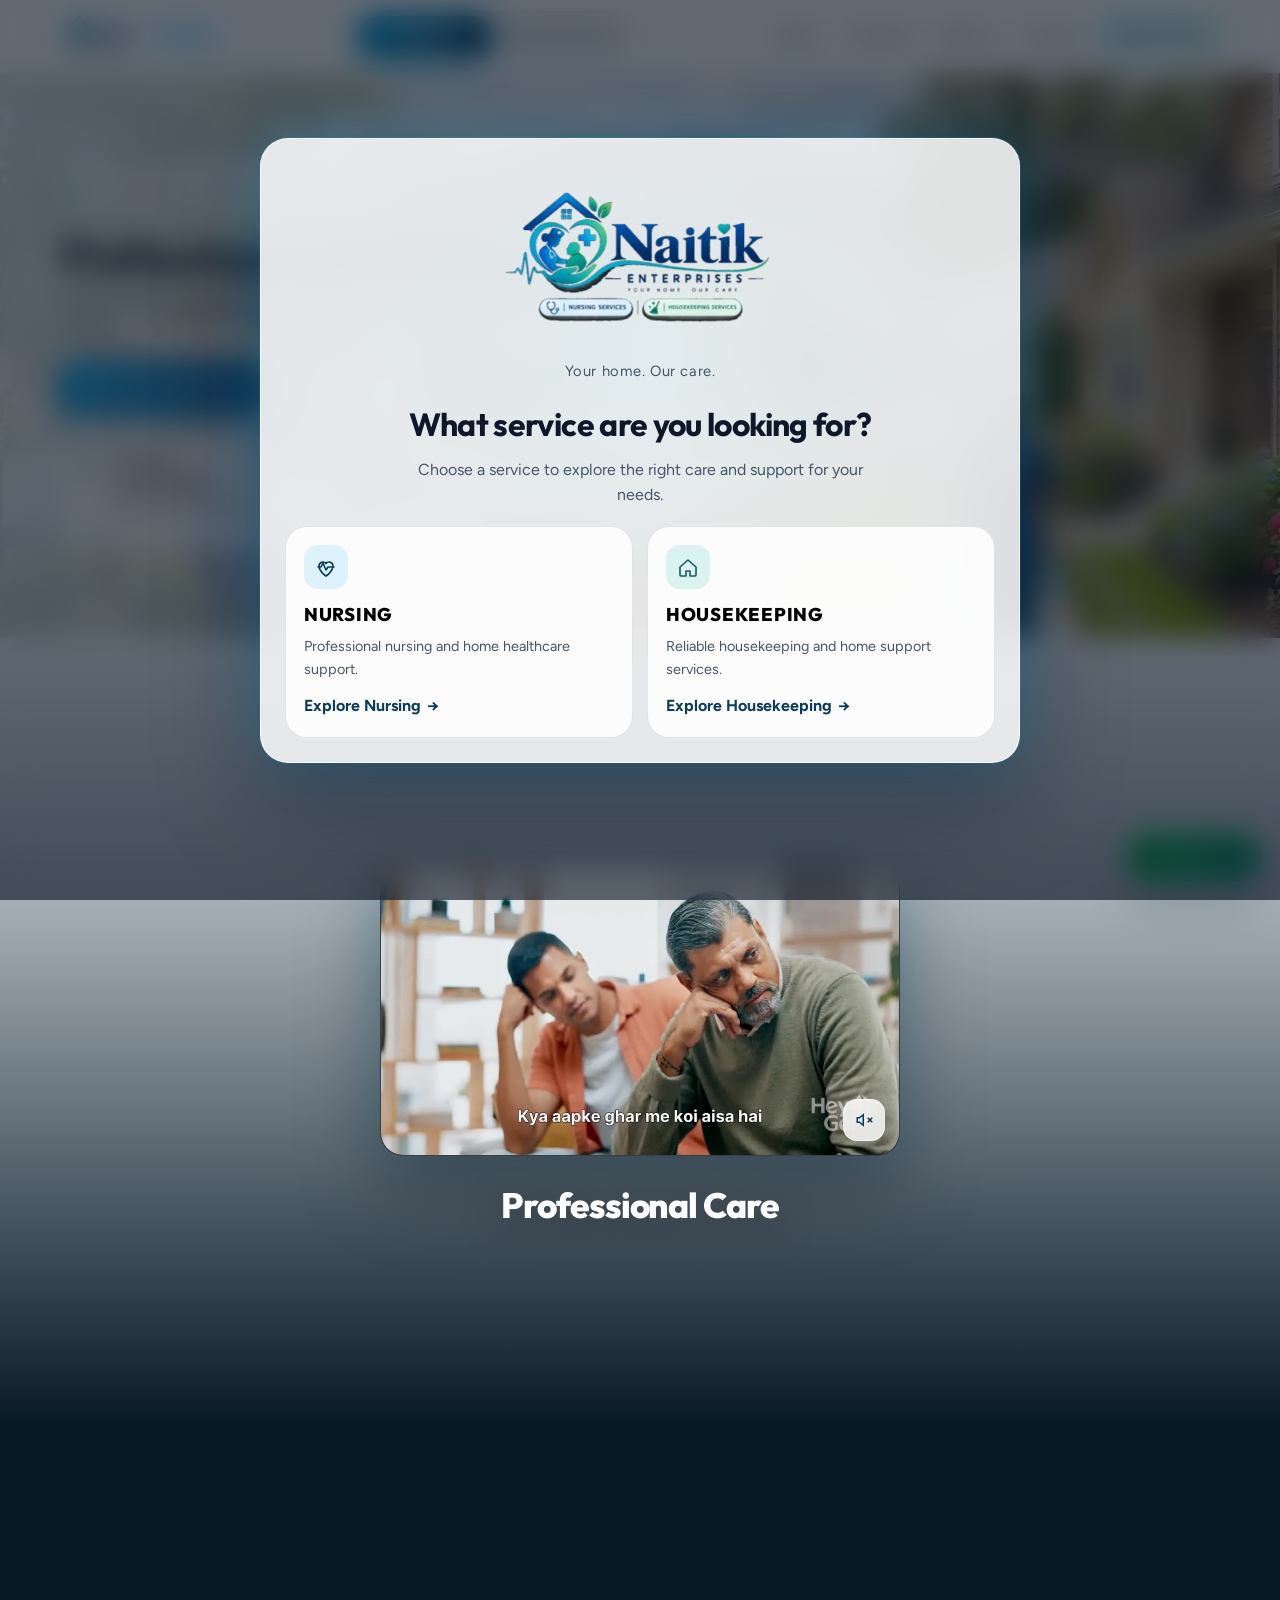
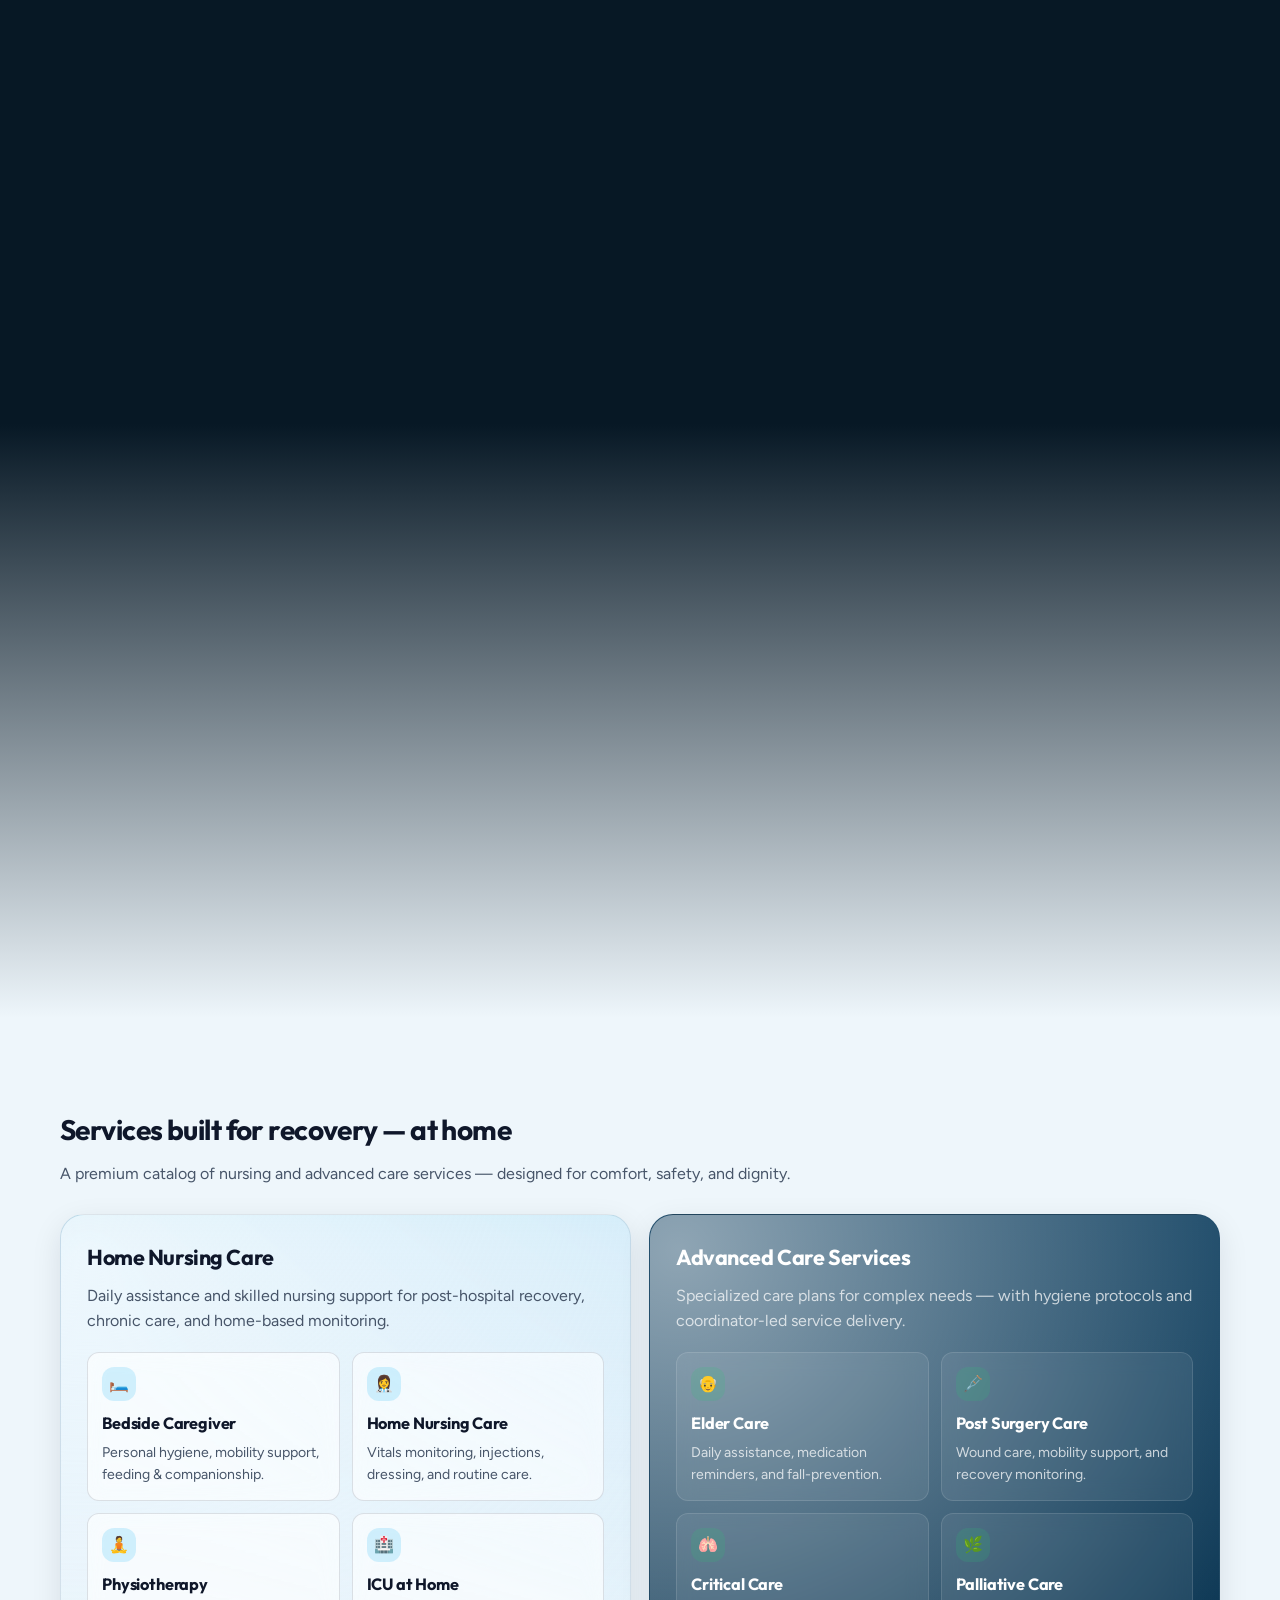
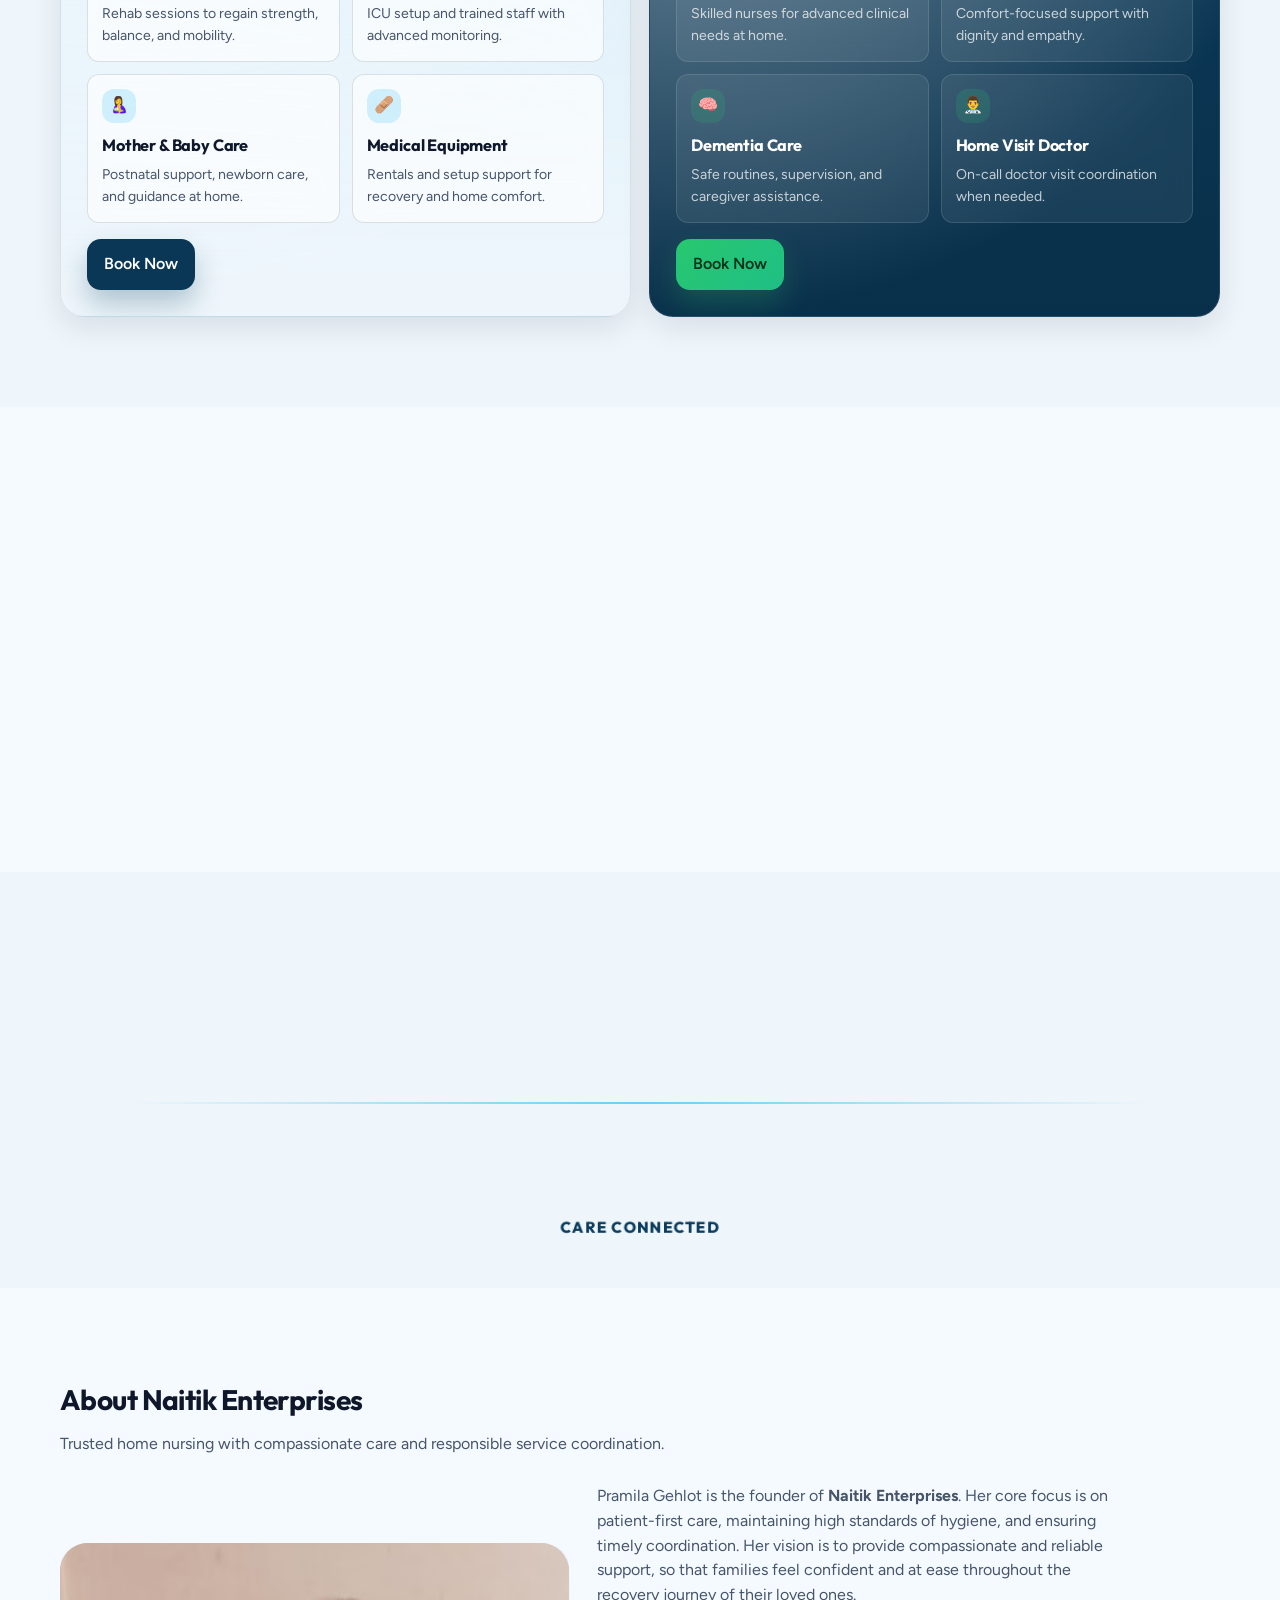
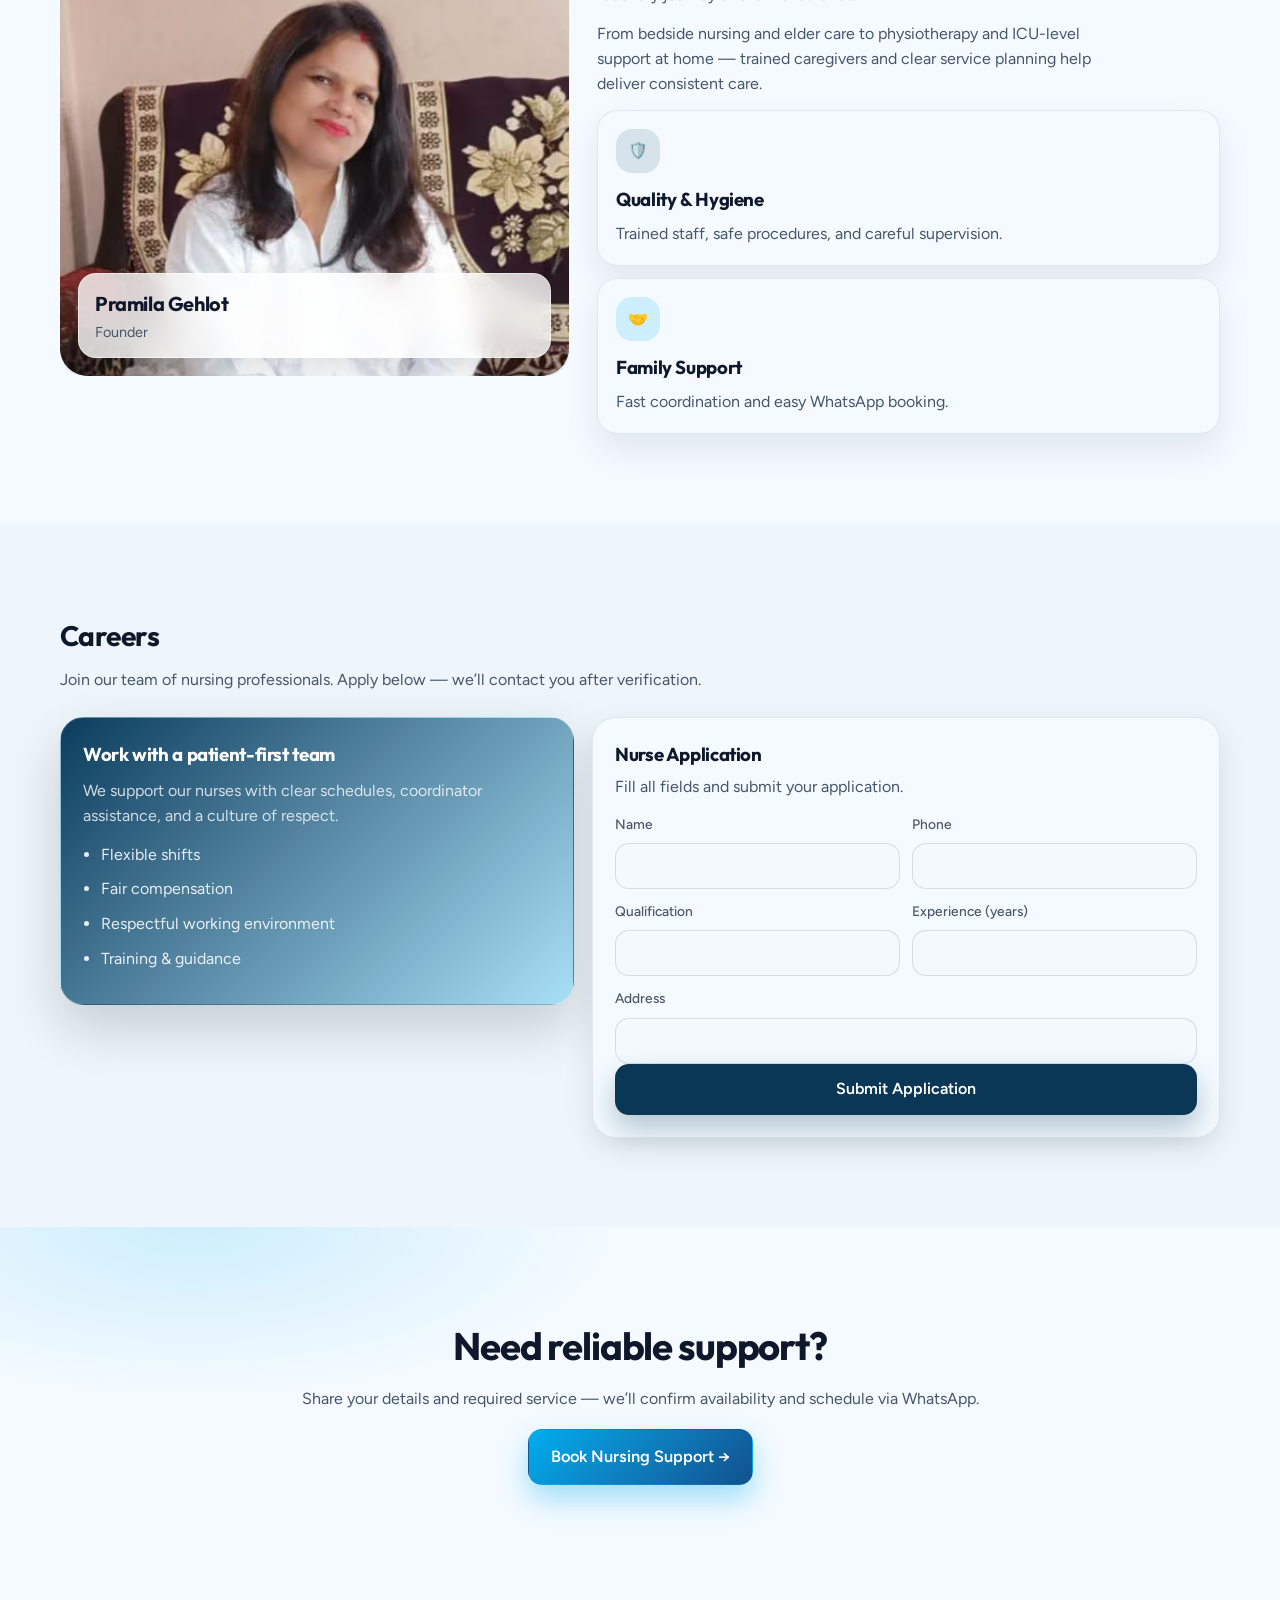
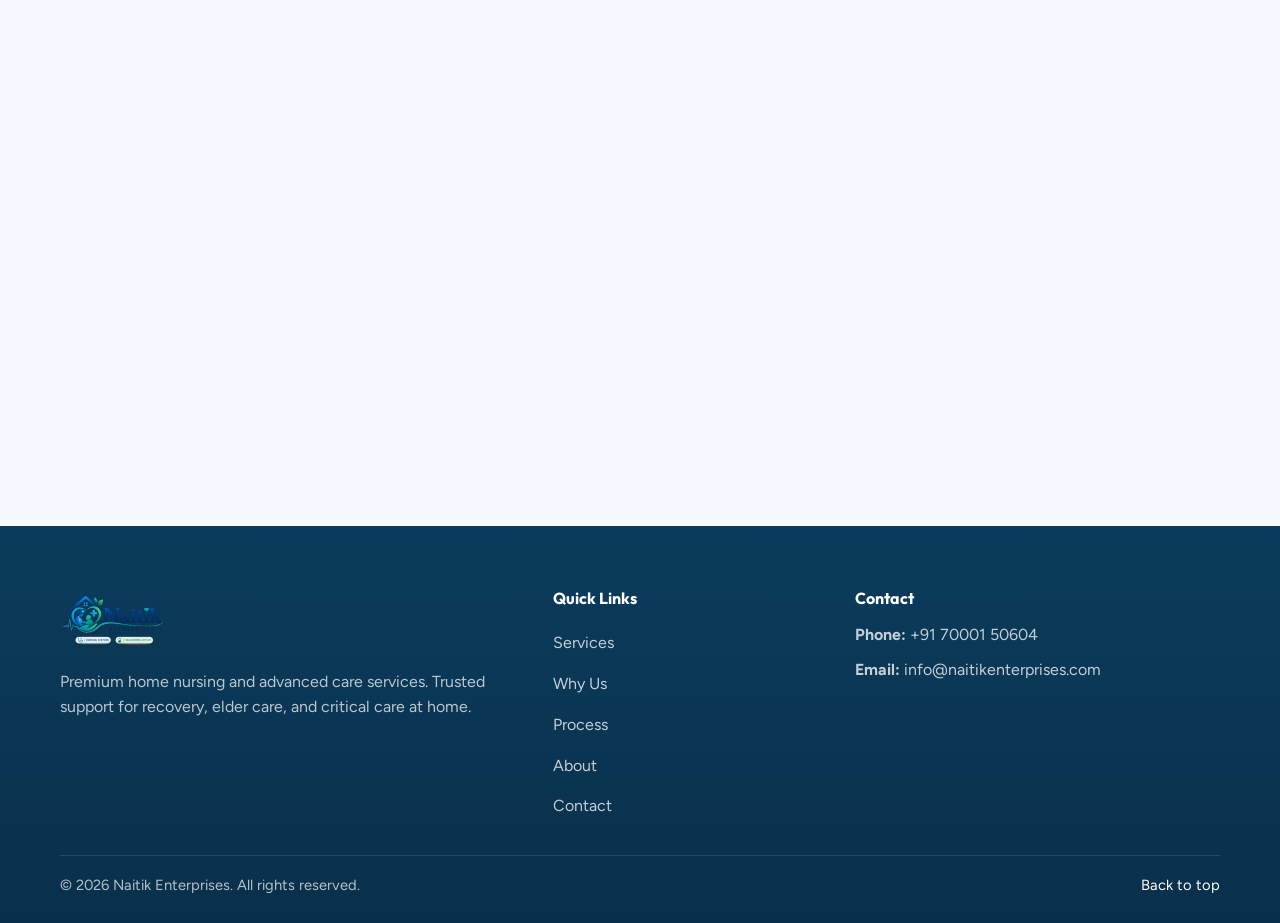
<file: index.html>
<!doctype html>
<html lang="en">
  <head>
    <meta charset="UTF-8" />
    <meta name="viewport" content="width=device-width, initial-scale=1.0" />

    <!-- Google tag (gtag.js) -->
    <script async src="https://www.googletagmanager.com/gtag/js?id=AW-18475982735"></script>
    <script>
      window.dataLayer = window.dataLayer || [];
      function gtag(){dataLayer.push(arguments);}
      gtag('js', new Date());

      gtag('config', 'AW-18475982735');
    </script>
    <meta
      name="description"
      id="metaDescription"
      content="Book trusted home nursing care with Naitik Enterprises. Trained professionals, reliable coordination, and care at your doorstep."
    />
    <title>Home Nursing Care | Naitik Enterprises</title>

    <!-- Favicon / URL bar icon (logo without Nursing & Housekeeping pills) -->
    <link rel="icon" href="./favicon.png" type="image/png" sizes="32x32" />
    <link rel="icon" href="./images/brand/favicon-192.png" type="image/png" sizes="192x192" />
    <link rel="apple-touch-icon" href="./images/brand/favicon-180.png" />
    <link rel="shortcut icon" href="./favicon.ico" />

    <!-- SEO Meta Directives & Web App Manifest -->
    <meta name="keywords" content="home nursing care, nursing services at home, bedside caregiver, patient care at home, elder care, ICU at home, mother and baby care, home doctor visit, housekeeping services, deep cleaning, Naitik Enterprises, Indore nursing care" />
    <meta name="robots" content="index, follow, max-image-preview:large, max-snippet:-1, max-video-preview:-1" />
    <meta name="author" content="Naitik Enterprises" />
    <meta name="theme-color" content="#0d9488" />
    <link rel="manifest" href="./site.webmanifest" />
    <link rel="sitemap" type="application/xml" title="Sitemap" href="/sitemap.xml" />

    <!-- Meta Ads / social preview -->
    <meta property="og:type" content="website" />
    <meta property="og:site_name" content="Naitik Enterprises" />
    <meta property="og:locale" content="en_IN" />
    <meta property="og:url" content="https://naitikenterprises.com/" />
    <meta property="og:title" id="ogTitle" content="Home Nursing Care | Naitik Enterprises" />
    <meta
      property="og:description"
      id="ogDescription"
      content="Professional nursing care at home. Book on WhatsApp — trained staff and reliable coordination."
    />
    <meta property="og:image" id="ogImage" content="https://naitikenterprises.com/images/brand/logo-full.webp" />
    <meta name="twitter:card" content="summary_large_image" />
    <meta name="twitter:title" id="twTitle" content="Home Nursing Care | Naitik Enterprises" />
    <meta
      name="twitter:description"
      id="twDescription"
      content="Professional nursing care at home. Book on WhatsApp — trained staff and reliable coordination."
    />
    <meta name="twitter:image" content="https://naitikenterprises.com/images/brand/logo-full.webp" />
    <link rel="canonical" id="canonicalLink" href="https://naitikenterprises.com/?service=nursing" />

    <!-- Structured Data (Schema.org JSON-LD) -->
    <script type="application/ld+json">
    {
      "@context": "https://schema.org",
      "@graph": [
        {
          "@type": "Organization",
          "@id": "https://naitikenterprises.com/#organization",
          "name": "Naitik Enterprises",
          "url": "https://naitikenterprises.com/",
          "logo": {
            "@type": "ImageObject",
            "url": "https://naitikenterprises.com/images/brand/logo-full.webp"
          },
          "contactPoint": {
            "@type": "ContactPoint",
            "telephone": "+917000150604",
            "contactType": "customer service",
            "availableLanguage": ["English", "Hindi"]
          },
          "founder": {
            "@type": "Person",
            "name": "Pramila Gehlot"
          }
        },
        {
          "@type": ["HomeHealthCareService", "HouseCleaningService", "LocalBusiness"],
          "@id": "https://naitikenterprises.com/#localbusiness",
          "name": "Naitik Enterprises — Home Nursing & Housekeeping",
          "image": "https://naitikenterprises.com/images/brand/logo-full.webp",
          "url": "https://naitikenterprises.com/",
          "telephone": "+917000150604",
          "email": "info@naitikenterprises.com",
          "priceRange": "₹₹",
          "address": {
            "@type": "PostalAddress",
            "addressLocality": "Indore",
            "addressRegion": "Madhya Pradesh",
            "addressCountry": "IN"
          },
          "geo": {
            "@type": "GeoCoordinates",
            "latitude": "22.7072337",
            "longitude": "75.9017387"
          },
          "openingHoursSpecification": {
            "@type": "OpeningHoursSpecification",
            "dayOfWeek": ["Monday", "Tuesday", "Wednesday", "Thursday", "Friday", "Saturday", "Sunday"],
            "opens": "00:00",
            "closes": "23:59"
          },
          "hasOfferCatalog": {
            "@type": "OfferCatalog",
            "name": "Home Healthcare and Cleaning Services",
            "itemListElement": [
              {
                "@type": "Offer",
                "itemOffered": {
                  "@type": "Service",
                  "name": "Home Nursing Care",
                  "description": "Daily assistance, vitals monitoring, injections, dressing, and skilled nursing care at home."
                }
              },
              {
                "@type": "Offer",
                "itemOffered": {
                  "@type": "Service",
                  "name": "Bedside Caregiver",
                  "description": "Personal hygiene, mobility support, feeding, and bedside companionship."
                }
              },
              {
                "@type": "Offer",
                "itemOffered": {
                  "@type": "Service",
                  "name": "Elder Care",
                  "description": "Daily assistance, medication reminders, and fall-prevention for seniors."
                }
              },
              {
                "@type": "Offer",
                "itemOffered": {
                  "@type": "Service",
                  "name": "ICU at Home",
                  "description": "Advanced nursing and critical care monitoring at home."
                }
              },
              {
                "@type": "Offer",
                "itemOffered": {
                  "@type": "Service",
                  "name": "Residential & Commercial Housekeeping",
                  "description": "Professional cleaning, sanitization, deep cleaning, and office maintenance."
                }
              }
            ]
          }
        }
      ]
    }
    </script>

    <link rel="preconnect" href="https://fonts.googleapis.com" />
    <link rel="preconnect" href="https://fonts.gstatic.com" crossorigin />
    <link
      href="https://fonts.googleapis.com/css2?family=Figtree:wght@400;500;600;700&family=Outfit:wght@500;600;700;800&display=swap"
      rel="stylesheet"
    />

    <link rel="preload" as="image" href="./images/nursing-bg-1280.webp" type="image/webp" fetchpriority="high" />
    <link rel="stylesheet" href="./style.css" />
  </head>

  <body data-service="nursing" class="is-gated">
    <a class="skip-link" href="#home">Skip to content</a>

    <!-- Service transition overlay -->
    <div class="modeFx" id="modeFx" aria-hidden="true">
      <svg class="modeFx__svg" viewBox="0 0 1200 120" preserveAspectRatio="none">
        <path class="modeFx__path" id="modeFxPath" d="" fill="none" />
      </svg>
      <div class="modeFx__sparks" id="modeFxSparks"></div>
    </div>

    <!-- First-visit service selection -->
    <div
      class="welcome"
      id="welcomeModal"
      role="dialog"
      aria-modal="true"
      aria-labelledby="welcomeTitle"
      hidden
    >
      <div class="welcome__backdrop" aria-hidden="true"></div>
      <div class="welcome__panel">
        <p class="welcome__brand">
          <img
            class="welcome__logo"
            src="./images/brand/logo-full.webp"
            width="280"
            height="186"
            alt="Naitik Enterprises"
            decoding="async"
          />
        </p>
        <p class="welcome__tagline">Your home. Our care.</p>
        <h2 class="welcome__title" id="welcomeTitle">What service are you looking for?</h2>
        <p class="welcome__sub">
          Choose a service to explore the right care and support for your needs.
        </p>

        <div class="welcome__cards">
          <button
            type="button"
            class="welcomeCard welcomeCard--nursing"
            data-welcome-service="nursing"
          >
            <span class="welcomeCard__icon" aria-hidden="true">
              <svg viewBox="0 0 24 24" fill="none">
                <path
                  d="M12 21s-7-4.35-7-10a4 4 0 0 1 7-2.65A4 4 0 0 1 19 11c0 5.65-7 10-7 10z"
                  stroke="currentColor"
                  stroke-width="1.6"
                />
                <path
                  d="M4 12h3l2-4 3 7 2-3h6"
                  stroke="currentColor"
                  stroke-width="1.6"
                  stroke-linecap="round"
                  stroke-linejoin="round"
                />
              </svg>
            </span>
            <span class="welcomeCard__label">Nursing</span>
            <span class="welcomeCard__desc">Professional nursing and home healthcare support.</span>
            <span class="welcomeCard__cta">Explore Nursing <span aria-hidden="true">→</span></span>
            <span class="welcomeCard__trail welcomeCard__trail--ecg" aria-hidden="true"></span>
          </button>

          <button
            type="button"
            class="welcomeCard welcomeCard--housekeeping"
            data-welcome-service="housekeeping"
          >
            <span class="welcomeCard__icon" aria-hidden="true">
              <svg viewBox="0 0 24 24" fill="none">
                <path
                  d="M4 12l8-7 8 7v8a1 1 0 0 1-1 1h-5v-5H10v5H5a1 1 0 0 1-1-1v-8z"
                  stroke="currentColor"
                  stroke-width="1.6"
                  stroke-linejoin="round"
                />
              </svg>
            </span>
            <span class="welcomeCard__label">Housekeeping</span>
            <span class="welcomeCard__desc">Reliable housekeeping and home support services.</span>
            <span class="welcomeCard__cta">Explore Housekeeping <span aria-hidden="true">→</span></span>
            <span class="welcomeCard__trail welcomeCard__trail--sparkle" aria-hidden="true"></span>
          </button>
        </div>
      </div>
    </div>

    <header class="header" id="top">
      <nav class="nav" aria-label="Primary navigation">
        <div class="container nav__inner">
          <a class="brand" href="/" aria-label="Naitik Enterprises Home">
            <img
              class="brand__logo"
              src="./images/brand/logo-full.webp"
              width="220"
              height="146"
              alt="Naitik Enterprises — Your Home. Our Care."
              decoding="async"
            />
            <span class="brand__service" data-service-label>Nursing</span>
          </a>

          <div
            class="serviceSwitch"
            role="radiogroup"
            aria-label="Select service"
            id="serviceSwitch"
          >
            <button
              type="button"
              class="serviceSwitch__opt is-active"
              role="radio"
              aria-checked="true"
              data-set-service="nursing"
              id="switchNursing"
            >
              Nursing
            </button>
            <button
              type="button"
              class="serviceSwitch__opt"
              role="radio"
              aria-checked="false"
              data-set-service="housekeeping"
              id="switchHousekeeping"
            >
              Housekeeping
            </button>
            <span class="serviceSwitch__pill" aria-hidden="true"></span>
          </div>

          <button
            class="nav__toggle"
            type="button"
            aria-label="Open menu"
            aria-controls="navMenu"
            aria-expanded="false"
          >
            <span class="nav__toggleLines" aria-hidden="true"></span>
          </button>

          <div class="nav__menu" id="navMenu">
            <a class="nav__link" href="#about">About</a>
            <a class="nav__link" href="#services">Services</a>
            <a class="nav__link" href="#why">Why Us</a>
            <a class="nav__link" href="#journey">Process</a>
            <a class="nav__link nav__link--cta" href="./nursing-booking.html" data-book-cta data-booking-link>Book Now</a>
          </div>
        </div>
      </nav>
    </header>

    <main id="home">
      <!-- HERO -->
      <section class="hero section" aria-label="Hero">
        <div class="hero__atmosphere" aria-hidden="true">
          <div class="hero__bg hero__bg--nursing"></div>
          <div class="hero__bg hero__bg--housekeeping"></div>
          <div class="hero__bgScrim"></div>
          <div class="hero__gridFx"></div>
          <div class="hero__particles" id="heroParticles"></div>
          <div class="hero__sweep"></div>
        </div>

        <div class="container hero__grid">
          <div class="hero__content" id="heroContent">
            <div class="pill heroReveal" data-hero-pill style="--d:0">
              <span class="dot" aria-hidden="true"></span>
              <span data-hero-pill-text>Trusted home nursing • Coordinated care</span>
            </div>

            <h1 class="hero__title heroReveal" data-hero-title style="--d:1">Professional Care. Right at Home.</h1>
            <p class="hero__subtitle heroReveal" data-hero-subtitle style="--d:2">
              Trusted nursing support designed around the comfort and needs of your home.
            </p>

            <div class="hero__actions heroReveal" style="--d:3">
              <a class="btn btn--primary" href="./nursing-booking.html" data-hero-cta data-booking-link>Book Nursing Service →</a>
              <a class="btn btn--ghost" data-whatsapp-link href="#" rel="noopener">WhatsApp Us</a>
            </div>

            <div class="hero__trust heroReveal" data-service-panel="nursing" style="--d:4">
              <div class="trustItem">
                <div class="trustItem__icon" aria-hidden="true">✓</div>
                <div class="trustItem__text">
                  <strong>Trained professionals</strong><span>Skilled home care staff</span>
                </div>
              </div>
              <div class="trustItem">
                <div class="trustItem__icon trustItem__icon--blue" aria-hidden="true">⏱</div>
                <div class="trustItem__text">
                  <strong>Reliable coordination</strong><span>Clear scheduling & support</span>
                </div>
              </div>
              <div class="trustItem">
                <div class="trustItem__icon trustItem__icon--green" aria-hidden="true">★</div>
                <div class="trustItem__text">
                  <strong>Home-focused care</strong><span>Support where you need it</span>
                </div>
              </div>
            </div>

            <div class="hero__trust heroReveal" data-service-panel="housekeeping" hidden style="--d:4">
              <div class="trustItem">
                <div class="trustItem__icon" aria-hidden="true">✓</div>
                <div class="trustItem__text">
                  <strong>Trained teams</strong><span>Verified and professional</span>
                </div>
              </div>
              <div class="trustItem">
                <div class="trustItem__icon trustItem__icon--blue" aria-hidden="true">◈</div>
                <div class="trustItem__text">
                  <strong>Safe cleaning</strong><span>Hygiene-focused practices</span>
                </div>
              </div>
              <div class="trustItem">
                <div class="trustItem__icon trustItem__icon--green" aria-hidden="true">★</div>
                <div class="trustItem__text">
                  <strong>Clean results</strong><span>Comfort and reliability</span>
                </div>
              </div>
            </div>
          </div>

          <div class="hero__media" id="heroMedia">
            <!-- HOUSEKEEPING: image card (nursing video lives only in #cineStory below) -->
            <div data-service-panel="housekeeping" hidden>
              <div class="statusCard" data-status-card>
                <div class="statusCard__live">
                  <span class="statusCard__dot" aria-hidden="true"></span>
                  <span data-status-live>Service available</span>
                </div>
                <strong class="statusCard__title" data-status-title>Professional</strong>
                <span class="statusCard__sub" data-status-sub>Housekeeping</span>
                <ul class="statusCard__list">
                  <li data-status-a>✓ Hygienic</li>
                  <li data-status-b>✓ Reliable</li>
                </ul>
              </div>

              <div class="heroCard">
                <div class="heroCard__bg" aria-hidden="true"></div>
                <div class="heroCard__frame">
                  <img
                    class="heroCard__img is-loading"
                    id="heroImage"
                    alt="Housekeeping services"
                    width="1280"
                    height="960"
                    loading="lazy"
                    decoding="async"
                  />
                </div>
                <div class="heroOverlay heroOverlay--hk">
                  <div class="heroOverlay__label">Home Freshness</div>
                  <ul class="heroOverlay__checks">
                    <li>✓ Hygienic</li>
                    <li>✓ Reliable</li>
                    <li>✓ Flexible Scheduling</li>
                  </ul>
                </div>
              </div>
            </div>
          </div>
        </div>
      </section>

      <!-- NURSING cinematic scroll story -->
      <section class="cineStory" id="cineStory" data-service-panel="nursing" aria-label="Nursing story">
        <div class="cineStory__pin" id="cineStoryPin">
          <div class="cineStory__stage">
            <div class="cineStory__videoShell" id="cineStoryShell">
              <video
                class="cineStory__video"
                id="cineStoryVideo"
                muted
                loop
                playsinline
                preload="none"
                poster="./images/nursing-video-poster.webp"
                aria-label="Naitik Enterprises nursing care animation"
              >
                <source src="./videos/nursing-hero.mp4" type="video/mp4" />
              </video>
              <button
                class="nursingVideo__sound nursingVideo__sound--cine"
                type="button"
                id="cineStorySound"
                aria-label="Unmute video"
                aria-pressed="false"
                title="Sound on/off"
              >
                <span class="nursingVideo__soundIcon nursingVideo__soundIcon--off" aria-hidden="true">
                  <svg viewBox="0 0 24 24" width="18" height="18" fill="none" stroke="currentColor" stroke-width="2">
                    <path d="M11 5L6 9H3v6h3l5 4V5z" />
                    <path d="M23 9l-6 6M17 9l6 6" />
                  </svg>
                </span>
                <span class="nursingVideo__soundIcon nursingVideo__soundIcon--on" aria-hidden="true" hidden>
                  <svg viewBox="0 0 24 24" width="18" height="18" fill="none" stroke="currentColor" stroke-width="2">
                    <path d="M11 5L6 9H3v6h3l5 4V5z" />
                    <path d="M15.5 8.5a5 5 0 010 7M19 5a9 9 0 010 14" />
                  </svg>
                </span>
              </button>
            </div>
            <div class="cineStory__copy">
              <p class="cineStory__step is-active" data-cine-step="0">Professional Care</p>
              <p class="cineStory__step" data-cine-step="1">Experienced Support</p>
              <p class="cineStory__step" data-cine-step="2">At Home</p>
              <p class="cineStory__step" data-cine-step="3">Care That Comes Home.</p>
            </div>
          </div>
        </div>
      </section>

      <!-- SERVICES -->
      <section class="section section--soft" id="services" aria-label="Services">
        <div class="container">
          <div class="sectionHead reveal">
            <h2 class="sectionHead__title" data-services-title>
              Services built for recovery — at home
            </h2>
            <p class="sectionHead__subtitle" data-services-sub>
              A premium catalog of nursing and advanced care services — designed for comfort,
              safety, and dignity.
            </p>
          </div>

          <div data-service-panel="nursing">
            <div class="servicesSplit">
              <article class="svcPane svcPane--light reveal">
                <header class="svcPane__head">
                  <h3 class="svcPane__title">Home Nursing Care</h3>
                  <p class="svcPane__desc">
                    Daily assistance and skilled nursing support for post-hospital recovery, chronic
                    care, and home-based monitoring.
                  </p>
                </header>
                <div class="svcGrid">
                  <div class="svcCard svcCard--nursing">
                    <div class="svcCard__icon" aria-hidden="true">🛏️</div>
                    <h4 class="svcCard__title">Bedside Caregiver</h4>
                    <p class="svcCard__text">Personal hygiene, mobility support, feeding & companionship.</p>
                    <span class="svcCard__fx" aria-hidden="true"></span>
                  </div>
                  <div class="svcCard svcCard--nursing">
                    <div class="svcCard__icon" aria-hidden="true">👩‍⚕️</div>
                    <h4 class="svcCard__title">Home Nursing Care</h4>
                    <p class="svcCard__text">Vitals monitoring, injections, dressing, and routine care.</p>
                    <span class="svcCard__fx" aria-hidden="true"></span>
                  </div>
                  <div class="svcCard svcCard--nursing">
                    <div class="svcCard__icon" aria-hidden="true">🧘</div>
                    <h4 class="svcCard__title">Physiotherapy</h4>
                    <p class="svcCard__text">Rehab sessions to regain strength, balance, and mobility.</p>
                    <span class="svcCard__fx" aria-hidden="true"></span>
                  </div>
                  <div class="svcCard svcCard--nursing">
                    <div class="svcCard__icon" aria-hidden="true">🏥</div>
                    <h4 class="svcCard__title">ICU at Home</h4>
                    <p class="svcCard__text">ICU setup and trained staff with advanced monitoring.</p>
                    <span class="svcCard__fx" aria-hidden="true"></span>
                  </div>
                  <div class="svcCard svcCard--nursing">
                    <div class="svcCard__icon" aria-hidden="true">🤱</div>
                    <h4 class="svcCard__title">Mother &amp; Baby Care</h4>
                    <p class="svcCard__text">Postnatal support, newborn care, and guidance at home.</p>
                    <span class="svcCard__fx" aria-hidden="true"></span>
                  </div>
                  <div class="svcCard svcCard--nursing">
                    <div class="svcCard__icon" aria-hidden="true">🩹</div>
                    <h4 class="svcCard__title">Medical Equipment</h4>
                    <p class="svcCard__text">Rentals and setup support for recovery and home comfort.</p>
                    <span class="svcCard__fx" aria-hidden="true"></span>
                  </div>
                </div>
                <div class="svcPane__actions">
                  <a class="btn btn--dark" href="./nursing-booking.html" data-booking-link>Book Now</a>
                </div>
              </article>

              <article class="svcPane svcPane--dark reveal">
                <header class="svcPane__head">
                  <h3 class="svcPane__title">Advanced Care Services</h3>
                  <p class="svcPane__desc">
                    Specialized care plans for complex needs — with hygiene protocols and
                    coordinator-led service delivery.
                  </p>
                </header>
                <div class="svcGrid">
                  <div class="svcCard svcCard--dark svcCard--nursing">
                    <div class="svcCard__icon" aria-hidden="true">👴</div>
                    <h4 class="svcCard__title">Elder Care</h4>
                    <p class="svcCard__text">Daily assistance, medication reminders, and fall-prevention.</p>
                    <span class="svcCard__fx" aria-hidden="true"></span>
                  </div>
                  <div class="svcCard svcCard--dark svcCard--nursing">
                    <div class="svcCard__icon" aria-hidden="true">🩼</div>
                    <h4 class="svcCard__title">Post Surgery Care</h4>
                    <p class="svcCard__text">Wound care, mobility support, and recovery monitoring.</p>
                    <span class="svcCard__fx" aria-hidden="true"></span>
                  </div>
                  <div class="svcCard svcCard--dark svcCard--nursing">
                    <div class="svcCard__icon" aria-hidden="true">🫁</div>
                    <h4 class="svcCard__title">Critical Care</h4>
                    <p class="svcCard__text">Skilled nurses for advanced clinical needs at home.</p>
                    <span class="svcCard__fx" aria-hidden="true"></span>
                  </div>
                  <div class="svcCard svcCard--dark svcCard--nursing">
                    <div class="svcCard__icon" aria-hidden="true">🌿</div>
                    <h4 class="svcCard__title">Palliative Care</h4>
                    <p class="svcCard__text">Comfort-focused support with dignity and empathy.</p>
                    <span class="svcCard__fx" aria-hidden="true"></span>
                  </div>
                  <div class="svcCard svcCard--dark svcCard--nursing">
                    <div class="svcCard__icon" aria-hidden="true">🧠</div>
                    <h4 class="svcCard__title">Dementia Care</h4>
                    <p class="svcCard__text">Safe routines, supervision, and caregiver assistance.</p>
                    <span class="svcCard__fx" aria-hidden="true"></span>
                  </div>
                  <div class="svcCard svcCard--dark svcCard--nursing">
                    <div class="svcCard__icon" aria-hidden="true">👨‍⚕️</div>
                    <h4 class="svcCard__title">Home Visit Doctor</h4>
                    <p class="svcCard__text">On-call doctor visit coordination when needed.</p>
                    <span class="svcCard__fx" aria-hidden="true"></span>
                  </div>
                </div>
                <div class="svcPane__actions">
                  <a class="btn btn--accent" href="./nursing-booking.html" data-booking-link>Book Now</a>
                </div>
              </article>
            </div>
          </div>

          <div data-service-panel="housekeeping" hidden>
            <article class="svcPane svcPane--light reveal" style="margin-top: 26px">
              <div class="svcPane__head">
                <h3 class="svcPane__title">Service Categories</h3>
                <p class="svcPane__desc">Professional housekeeping for different needs.</p>
              </div>
              <div class="svcGrid svcGrid--wide">
                <div class="svcCard svcCard--housekeeping">
                  <div class="svcCard__icon" aria-hidden="true">🏠</div>
                  <h4 class="svcCard__title">Residential Housekeeping</h4>
                  <p class="svcCard__text">Home cleaning, kitchen, bathroom, dusting, and mopping.</p>
                  <span class="svcCard__shine" aria-hidden="true"></span>
                </div>
                <div class="svcCard svcCard--housekeeping">
                  <div class="svcCard__icon" aria-hidden="true">🏢</div>
                  <h4 class="svcCard__title">Commercial Housekeeping</h4>
                  <p class="svcCard__text">Office cleaning, workstations, restrooms, and waste management.</p>
                  <span class="svcCard__shine" aria-hidden="true"></span>
                </div>
                <div class="svcCard svcCard--housekeeping">
                  <div class="svcCard__icon" aria-hidden="true">✨</div>
                  <h4 class="svcCard__title">Deep Cleaning</h4>
                  <p class="svcCard__text">Full home deep cleaning, sofa or carpet, kitchen, and bathroom.</p>
                  <span class="svcCard__shine" aria-hidden="true"></span>
                </div>
                <div class="svcCard svcCard--housekeeping">
                  <div class="svcCard__icon" aria-hidden="true">🧼</div>
                  <h4 class="svcCard__title">Hospital/Patient Care Cleaning</h4>
                  <p class="svcCard__text">Hygiene-focused cleaning, sanitization, and infection control.</p>
                  <span class="svcCard__shine" aria-hidden="true"></span>
                </div>
                <div class="svcCard svcCard--housekeeping">
                  <div class="svcCard__icon" aria-hidden="true">🪟</div>
                  <h4 class="svcCard__title">Specialized Cleaning</h4>
                  <p class="svcCard__text">Move-in, move-out, post-construction, event cleaning, glass cleaning.</p>
                  <span class="svcCard__shine" aria-hidden="true"></span>
                </div>
              </div>
              <div class="svcPane__actions">
                <a class="btn btn--dark" href="./housekeeping-booking.html" data-booking-link>Book Now</a>
              </div>
            </article>
          </div>
        </div>
      </section>

      <!-- WHY US -->
      <section class="section" id="why" aria-label="Why Choose Us">
        <div class="container">
          <div class="sectionHead reveal">
            <h2 class="sectionHead__title" data-why-title>Why families choose Naitik Enterprises</h2>
            <p class="sectionHead__subtitle" data-why-sub>
              We combine trained professionals, modern service coordination, and a patient-first
              approach.
            </p>
          </div>

          <div class="whyGrid" data-service-panel="nursing">
            <div class="featureCard featureCard--pulse reveal">
              <div class="featureCard__icon" aria-hidden="true">🛡️</div>
              <h3 class="featureCard__title">Quality &amp; Hygiene</h3>
              <p class="featureCard__text">Safe procedures and hygiene-first work.</p>
            </div>
            <div class="featureCard featureCard--pulse reveal">
              <div class="featureCard__icon featureCard__icon--blue" aria-hidden="true">👩‍⚕️</div>
              <h3 class="featureCard__title">Trained Professionals</h3>
              <p class="featureCard__text">Professional staff and supervision.</p>
            </div>
            <div class="featureCard featureCard--pulse reveal">
              <div class="featureCard__icon featureCard__icon--green" aria-hidden="true">⏱</div>
              <h3 class="featureCard__title">Reliable Coordination</h3>
              <p class="featureCard__text">Easy scheduling and communication.</p>
            </div>
            <div class="featureCard featureCard--pulse reveal">
              <div class="featureCard__icon" aria-hidden="true">🏠</div>
              <h3 class="featureCard__title">Home-Focused Care</h3>
              <p class="featureCard__text">Support designed around the customer's needs.</p>
            </div>
          </div>

          <div class="whyGrid" data-service-panel="housekeeping" hidden>
            <div class="featureCard featureCard--sparkle reveal">
              <div class="featureCard__icon" aria-hidden="true">✓</div>
              <h3 class="featureCard__title">Trained &amp; Verified Staff</h3>
              <p class="featureCard__text">Professionals with a strict hygiene routine.</p>
            </div>
            <div class="featureCard featureCard--sparkle reveal">
              <div class="featureCard__icon featureCard__icon--blue" aria-hidden="true">⏱</div>
              <h3 class="featureCard__title">On-time Service</h3>
              <p class="featureCard__text">Planned schedules and dependable arrivals.</p>
            </div>
            <div class="featureCard featureCard--sparkle reveal">
              <div class="featureCard__icon featureCard__icon--green" aria-hidden="true">🧴</div>
              <h3 class="featureCard__title">Safe Cleaning Products</h3>
              <p class="featureCard__text">Careful product usage and safe handling.</p>
            </div>
            <div class="featureCard featureCard--sparkle reveal">
              <div class="featureCard__icon" aria-hidden="true">📅</div>
              <h3 class="featureCard__title">Flexible Scheduling</h3>
              <p class="featureCard__text">Choose a suitable date and time slot.</p>
            </div>
          </div>
        </div>
      </section>

      <!-- JOURNEY -->
      <section class="section section--soft" id="journey" aria-label="Service journey">
        <div class="container">
          <div class="sectionHead reveal">
            <h2 class="sectionHead__title" data-journey-title>Care Journey</h2>
            <p class="sectionHead__subtitle" data-journey-sub>
              A clear path from request to ongoing support.
            </p>
          </div>

          <ol class="journey" data-service-panel="nursing">
            <li class="journey__step reveal"><span>Request</span></li>
            <li class="journey__step reveal"><span>Consultation</span></li>
            <li class="journey__step reveal"><span>Professional Assignment</span></li>
            <li class="journey__step reveal"><span>Home Care</span></li>
            <li class="journey__step reveal"><span>Ongoing Support</span></li>
            <li class="journey__finale reveal" aria-hidden="true">Care Connected</li>
          </ol>

          <ol class="journey journey--clean" data-service-panel="housekeeping" hidden>
            <li class="journey__step reveal"><span>Book</span></li>
            <li class="journey__step reveal"><span>Schedule</span></li>
            <li class="journey__step reveal"><span>Team Assigned</span></li>
            <li class="journey__step reveal"><span>Service</span></li>
            <li class="journey__step reveal"><span>Clean Home</span></li>
            <li class="journey__finale reveal" aria-hidden="true">Clean. Fresh. Done.</li>
          </ol>
        </div>
      </section>

      <!-- ABOUT -->
      <section class="section" id="about" aria-label="About Us">
        <div class="container">
          <div class="sectionHead reveal">
            <h2 class="sectionHead__title">About Naitik Enterprises</h2>
            <p class="sectionHead__subtitle" data-about-sub>
              Trusted home nursing with compassionate care and responsible service coordination.
            </p>
          </div>

          <div class="aboutGrid">
            <div class="aboutPortrait reveal reveal--image">
              <div class="aboutPortrait__frame">
                <img
                  class="aboutPortrait__img is-loading"
                  id="founderImage"
                  alt="Founder Pramila Gehlot"
                  width="640"
                  height="540"
                  loading="lazy"
                  decoding="async"
                />
              </div>
              <div class="aboutPortrait__glass">
                <h3 class="founderName">Pramila Gehlot</h3>
                <p class="aboutPortrait__role">Founder</p>
              </div>
            </div>

            <div class="aboutCopy reveal">
              <p class="twoCol__text" data-about-a>
                Pramila Gehlot is the founder of <strong>Naitik Enterprises</strong>. Her core focus
                is on patient-first care, maintaining high standards of hygiene, and ensuring timely
                coordination. Her vision is to provide compassionate and reliable support, so that
                families feel confident and at ease throughout the recovery journey of their loved
                ones.
              </p>
              <p class="twoCol__text" data-about-b>
                From bedside nursing and elder care to physiotherapy and ICU-level support at home —
                trained caregivers and clear service planning help deliver consistent care.
              </p>
              <div class="aboutHighlights">
                <div class="featureCard">
                  <div class="featureCard__icon" aria-hidden="true">🛡️</div>
                  <h3 class="featureCard__title">Quality &amp; Hygiene</h3>
                  <p class="featureCard__text">Trained staff, safe procedures, and careful supervision.</p>
                </div>
                <div class="featureCard">
                  <div class="featureCard__icon featureCard__icon--blue" aria-hidden="true">🤝</div>
                  <h3 class="featureCard__title">Family Support</h3>
                  <p class="featureCard__text">Fast coordination and easy WhatsApp booking.</p>
                </div>
              </div>
            </div>
          </div>
        </div>
      </section>

      <!-- CAREER (nursing only) -->
      <section class="section section--soft" id="career" data-service-panel="nursing" aria-label="Career">
        <div class="container">
          <div class="sectionHead reveal">
            <h2 class="sectionHead__title">Careers</h2>
            <p class="sectionHead__subtitle">
              Join our team of nursing professionals. Apply below — we’ll contact you after
              verification.
            </p>
          </div>

          <div class="careerGrid">
            <div class="careerPitch reveal">
              <div class="careerPitch__card">
                <h3 class="careerPitch__title">Work with a patient-first team</h3>
                <p class="careerPitch__text">
                  We support our nurses with clear schedules, coordinator assistance, and a culture
                  of respect.
                </p>
                <ul class="ticks">
                  <li>Flexible shifts</li>
                  <li>Fair compensation</li>
                  <li>Respectful working environment</li>
                  <li>Training &amp; guidance</li>
                </ul>
              </div>
            </div>

            <div class="careerFormWrap reveal">
              <form class="formCard" id="careerForm" novalidate>
                <div class="formCard__head">
                  <h3 class="formCard__title">Nurse Application</h3>
                  <p class="formCard__sub">Fill all fields and submit your application.</p>
                </div>
                <div class="formGrid">
                  <label class="field">
                    <span class="field__label">Name</span>
                    <input class="field__input" name="name" type="text" required />
                  </label>
                  <label class="field">
                    <span class="field__label">Phone</span>
                    <input class="field__input" name="phone" type="tel" inputmode="tel" required />
                  </label>
                  <label class="field">
                    <span class="field__label">Qualification</span>
                    <input class="field__input" name="qualification" type="text" required />
                  </label>
                  <label class="field">
                    <span class="field__label">Experience (years)</span>
                    <input class="field__input" name="experience" type="number" min="0" step="1" required />
                  </label>
                  <label class="field field--full">
                    <span class="field__label">Address</span>
                    <input class="field__input" name="address" type="text" required />
                  </label>
                </div>
                <button class="btn btn--dark btn--full" type="submit">Submit Application</button>
                <div class="formAlert" id="careerAlert" role="status" aria-live="polite"></div>
              </form>
            </div>
          </div>
        </div>
      </section>

      <!-- CONTACT -->
      <section class="section contactSection" id="contact" aria-label="Booking">
        <div class="container">
          <div class="contactHero reveal reveal--cinematic">
            <h2 class="contactHero__title">Need reliable support?</h2>
            <p class="contactHero__sub" data-contact-sub>
              Share your details and required service — we’ll confirm availability and schedule via
              WhatsApp.
            </p>
            <a class="btn btn--primary btn--lg" href="./nursing-booking.html" data-contact-cta data-booking-link
              >Book Nursing Support →</a
            >
          </div>

          <div class="twoCol" style="margin-top: 28px">
            <div class="twoCol__left reveal">
              <div class="contactStrip">
                <div class="contactStrip__item">
                  <div class="contactStrip__icon" aria-hidden="true">📞</div>
                  <div>
                    <div class="contactStrip__label">Call</div>
                    <div class="contactStrip__value" data-phone>+91 70001 50604</div>
                  </div>
                </div>
                <div class="contactStrip__item">
                  <div class="contactStrip__icon contactStrip__icon--blue" aria-hidden="true">💬</div>
                  <div>
                    <div class="contactStrip__label">WhatsApp</div>
                    <div class="contactStrip__value">Instant booking</div>
                  </div>
                </div>
                <div class="contactStrip__item">
                  <div class="contactStrip__icon" aria-hidden="true">✉️</div>
                  <div>
                    <div class="contactStrip__label">Email</div>
                    <div class="contactStrip__value">info@naitikenterprises.com</div>
                  </div>
                </div>
              </div>

              <div class="mapWrap" style="margin-top: 14px">
                <div class="mapCard" aria-label="Google Map">
                  <iframe
                    loading="lazy"
                    referrerpolicy="no-referrer-when-downgrade"
                    src="https://www.google.com/maps?q=22.7072337,75.9017387&output=embed"
                    title="Google Maps location"
                  ></iframe>
                </div>
              </div>
            </div>

            <div class="twoCol__right reveal">
              <form class="formCard" id="bookingForm">
                <div class="formCard__head">
                  <h3 class="formCard__title">Booking Form</h3>
                  <p class="formCard__sub">We’ll prepare options based on your request.</p>
                </div>

                <div class="formGrid">
                  <label class="field">
                    <span class="field__label">Full Name</span>
                    <input class="field__input" name="name" type="text" placeholder="Your name" required />
                  </label>
                  <label class="field">
                    <span class="field__label">Phone Number</span>
                    <input
                      class="field__input"
                      name="phone"
                      type="tel"
                      inputmode="tel"
                      placeholder="e.g. 98765 43210"
                      required
                    />
                  </label>
                  <label class="field field--full">
                    <span class="field__label">Select Service</span>
                    <select class="field__input" name="service" id="bookingService" required>
                      <option value="" selected disabled>Choose a service</option>
                    </select>
                  </label>
                  <label class="field">
                    <span class="field__label">Preferred Date</span>
                    <input class="field__input" name="date" type="date" required />
                  </label>
                  <label class="field">
                    <span class="field__label">Preferred Time</span>
                    <input class="field__input" name="time" type="time" required />
                  </label>
                </div>

                <div class="termsAgree">
                  <label class="termsAgree__label">
                    <input
                      class="termsAgree__check"
                      type="checkbox"
                      id="termsAgreeCheck"
                      name="termsAgree"
                      required
                    />
                    <span class="termsAgree__box" aria-hidden="true"></span>
                    <span class="termsAgree__text">
                      I agree to the
                      <button type="button" class="termsAgree__link" id="openTermsModal">
                        Terms &amp; Policy
                      </button>
                    </span>
                  </label>
                  <p class="termsAgree__error" id="termsAgreeError" role="alert" hidden>
                    Please tick the box to agree to the Terms &amp; Policy before sending.
                  </p>
                </div>

                <button
                  class="btn btn--primary btn--full"
                  type="submit"
                  id="bookingSubmit"
                  disabled
                  aria-disabled="true"
                >
                  Send on WhatsApp
                </button>
                <p class="formHint">
                  By submitting, you’ll be redirected to WhatsApp with your details pre-filled.
                </p>
              </form>
            </div>
          </div>
        </div>
      </section>
    </main>

    <footer class="footer">
      <div class="container footer__grid">
        <div class="footer__brand">
          <div class="brand brand--footer">
            <img
              class="brand__logo brand__logo--footer"
              src="./images/brand/logo-full.webp"
              width="240"
              height="160"
              alt="Naitik Enterprises"
              loading="lazy"
              decoding="async"
            />
          </div>
          <p class="footer__text" data-footer-text>
            Premium home nursing and advanced care services. Trusted support for recovery, elder
            care, and critical care at home.
          </p>
        </div>

        <div class="footer__col">
          <h4 class="footer__title">Quick Links</h4>
          <a class="footer__link" href="#services">Services</a>
          <a class="footer__link" href="#why">Why Us</a>
          <a class="footer__link" href="#journey">Process</a>
          <a class="footer__link" href="#about">About</a>
          <a class="footer__link" href="#contact">Contact</a>
        </div>

        <div class="footer__col">
          <h4 class="footer__title">Contact</h4>
          <div class="footer__meta">
            <div><strong>Phone:</strong> <span data-phone>+91 70001 50604</span></div>
            <div><strong>Email:</strong> info@naitikenterprises.com</div>
          </div>
        </div>
      </div>

      <div class="container footer__bottom">
        <div>© <span id="year"></span> Naitik Enterprises. All rights reserved.</div>
        <a class="footer__top" href="#top">Back to top</a>
      </div>
    </footer>

    <button class="fab" type="button" id="fabWhatsapp" aria-label="Chat on WhatsApp">
      <span class="fab__icon" aria-hidden="true">
        <svg viewBox="0 0 24 24" width="22" height="22" fill="currentColor">
          <path
            d="M12 2a10 10 0 00-8.66 15l-1.34 5 5.1-1.33A10 10 0 1012 2zm5.2 14.3c-.2.6-1.2 1.1-1.7 1.1-.4 0-.9.2-3-.8-2.5-1.2-4.1-4-4.2-4.2-.1-.2-1-1.3-1-2.5s.6-1.8.9-2c.2-.2.5-.3.8-.3h.6c.2 0 .4 0 .6.5.2.6.7 2 .8 2.1.1.2.1.3 0 .5l-.3.5c-.1.2-.3.3-.1.6.2.3.8 1.3 1.7 2.1 1.2 1 2.1 1.3 2.4 1.4.3.1.5.1.7-.1l.8-.9c.2-.2.4-.2.6-.1l2 .9c.2.1.4.2.5.3.1.2.1.8-.1 1.4z"
          />
        </svg>
      </span>
      <span class="fab__label">WhatsApp</span>
      <span class="fab__bubble" aria-hidden="true">Let's talk →</span>
    </button>

    <!-- Terms & Policy modal -->
    <div
      class="termsModal"
      id="termsModal"
      role="dialog"
      aria-modal="true"
      aria-labelledby="termsModalTitle"
      hidden
    >
      <div class="termsModal__backdrop" data-terms-close tabindex="-1"></div>
      <div class="termsModal__panel">
        <div class="termsModal__head">
          <div>
            <p class="termsModal__eyebrow">Naitik Enterprises</p>
            <h2 class="termsModal__title" id="termsModalTitle">
              Nursing &amp; Housekeeping Service Policy &amp; Terms &amp; Conditions
            </h2>
            <p class="termsModal__updated">Last Updated: 01/03/2026</p>
          </div>
          <button type="button" class="termsModal__close" data-terms-close aria-label="Close terms">
            ✕
          </button>
        </div>
        <div class="termsModal__body">
          <p>
            Naitik Enterprises provides Nursing and Housekeeping services at customer locations. By
            booking or using our services, the customer agrees to the following Service Policy and
            Terms &amp; Conditions.
          </p>

          <h3>1. General Terms</h3>
          <ol>
            <li>
              The services provided by Naitik Enterprises will be based on the service selected by
              the Customer and the scope agreed at the time of booking.
            </li>
            <li>
              Service availability, timings, staff availability and service duration may vary
              depending on location, staff availability and the requirements of the Customer.
            </li>
            <li>
              The Customer must provide accurate information regarding the service requirements,
              location, patient condition (where applicable), working environment and any relevant
              instructions.
            </li>
            <li>
              Any special requirement outside the agreed scope of service may be subject to
              additional charges and availability.
            </li>
            <li>
              The Company reserves the right to refuse or discontinue a service where the working
              environment is unsafe, abusive, illegal, medically inappropriate for the assigned
              staff, or materially different from the information provided at booking.
            </li>
          </ol>

          <h3>2. Customer's Household Items &amp; Personal Belongings</h3>
          <p>
            The Customer is responsible for securing valuable, fragile and personal belongings
            before the commencement of service.
          </p>
          <p>These may include, but are not limited to:</p>
          <ul>
            <li>Cash</li>
            <li>Jewellery</li>
            <li>Mobile phones</li>
            <li>Laptops and electronic devices</li>
            <li>Important documents</li>
            <li>Keys</li>
            <li>Collectibles</li>
            <li>Expensive household items</li>
            <li>Medicines</li>
            <li>Personal valuables</li>
          </ul>
          <p>
            Naitik Enterprises does not accept responsibility for loss, disappearance or damage to
            personal belongings where such loss or damage is not caused by the Company's proven
            negligence, wilful misconduct or other liability imposed by applicable law.
          </p>
          <p>
            Customers are strongly advised to keep valuables and sensitive documents in a secure
            location before the service begins.
          </p>

          <h3>3. Housekeeping Service — Property &amp; Damage Policy</h3>
          <p>
            Our housekeeping staff are expected to exercise reasonable care while performing the
            agreed services.
          </p>
          <p>However, the Company will not ordinarily be responsible for:</p>
          <ul>
            <li>Pre-existing damage</li>
            <li>Normal wear and tear</li>
            <li>Damage caused by defective or fragile items</li>
            <li>Damage caused by improper installation or poor maintenance of an item</li>
            <li>Damage caused by hidden defects</li>
            <li>Damage caused by materials supplied by the Customer</li>
            <li>Damage caused by unsafe electrical connections</li>
            <li>Damage resulting from instructions given by the Customer</li>
            <li>
              Damage caused by moving extremely heavy or unsafe objects where such movement was not
              part of the agreed service
            </li>
            <li>Damage arising from work outside the agreed scope</li>
          </ul>
          <p>
            The Customer must inform the Company before service begins about any fragile, damaged,
            high-value or specially maintained item.
          </p>
          <p>
            Where the Company or its staff causes damage through proven negligence or wilful
            misconduct, the matter will be reviewed and handled in accordance with applicable law
            and the Company's damage-resolution procedure.
          </p>

          <h3>4. Housekeeping — Customer-Provided Materials</h3>
          <p>Where the Customer provides:</p>
          <ul>
            <li>Cleaning chemicals</li>
            <li>Equipment</li>
            <li>Electrical appliances</li>
            <li>Tools</li>
            <li>Cleaning solutions</li>
            <li>Special cleaning products</li>
          </ul>
          <p>
            the Customer is responsible for informing the staff about their correct usage and any
            known risks.
          </p>
          <p>
            The Company will not be responsible for damage caused solely by defective, unsuitable,
            expired, incorrectly labelled or improperly stored products supplied by the Customer,
            except where liability arises from the Company's own negligence or applicable law.
          </p>

          <h3>5. Hazardous Materials &amp; Unsafe Conditions</h3>
          <p>Housekeeping staff must not be required to handle dangerous or illegal substances.</p>
          <p>This may include:</p>
          <ul>
            <li>Highly toxic chemicals</li>
            <li>Biohazardous materials</li>
            <li>Unknown substances</li>
            <li>Explosive materials</li>
            <li>Illegal substances</li>
            <li>Unsafe electrical systems</li>
            <li>Dangerous structural conditions</li>
          </ul>
          <p>
            If the working environment presents a serious safety risk, the staff member may stop the
            relevant task and notify the Company/Customer.
          </p>

          <h3>6. Keys, Access &amp; Security</h3>
          <p>
            If the Customer provides keys, access cards, passwords or other access mechanisms:
          </p>
          <ol>
            <li>The Customer should provide only the access necessary for the agreed service.</li>
            <li>The Customer should not provide unnecessary personal or financial information.</li>
            <li>
              Keys/access devices should be handed over and received through an agreed process
              wherever possible.
            </li>
            <li>
              The Customer should immediately report any suspected loss, misuse or unauthorized
              access.
            </li>
          </ol>
          <p>
            Naitik Enterprises does not encourage customers to share banking passwords, OTPs, ATM
            PINs or other financial authentication information with staff.
          </p>

          <h3>7. Nursing Service — Scope of Care</h3>
          <p>
            Nursing services will be provided according to the service booked and the
            qualifications/scope of the assigned professional.
          </p>
          <p>The Customer must provide accurate information regarding:</p>
          <ul>
            <li>Patient condition</li>
            <li>Existing medical history</li>
            <li>Allergies</li>
            <li>Current medicines</li>
            <li>Doctor's instructions</li>
            <li>Mobility limitations</li>
            <li>Known medical risks</li>
            <li>Special care requirements</li>
          </ul>
          <p>
            The Company and assigned staff must not be expected to perform services outside their
            professional qualifications, legal permissions or agreed scope.
          </p>

          <h3>8. Medical Decisions &amp; Emergencies</h3>
          <p>
            Naitik Enterprises provides support services and does not replace a hospital, emergency
            department or treating doctor.
          </p>
          <p>
            In case of a medical emergency, the Customer/attendant should immediately contact the
            appropriate emergency medical service and/or treating doctor.
          </p>
          <p>
            Where reasonably necessary and permitted, our staff may assist in contacting the
            Customer's family member, doctor or emergency service.
          </p>
          <p>The Company does not guarantee a particular medical outcome.</p>

          <h3>9. Medicines &amp; Medical Instructions</h3>
          <p>
            Where medication-related assistance is part of the agreed nursing service, staff shall
            act according to applicable law, professional scope and instructions provided by the
            treating medical professional/customer.
          </p>
          <p>The Customer should provide properly labelled medicines and clear instructions.</p>
          <p>
            Nursing staff must not be expected to independently prescribe, change, discontinue or
            substitute medicines unless legally authorized and professionally permitted to do so.
          </p>
          <p>Any change in treatment should be directed by the treating medical professional.</p>

          <h3>10. Patient Consent &amp; Information</h3>
          <p>The Customer/patient should provide appropriate consent for the services being provided.</p>
          <p>
            Where the patient is unable to provide consent, the appropriate authorized family
            member/representative should provide the necessary information and authorization as
            applicable.
          </p>
          <p>
            The Customer must not knowingly provide false or materially incomplete information about
            a patient's condition where such information could affect safe service delivery.
          </p>

          <h3>11. Privacy &amp; Confidentiality</h3>
          <p>
            Naitik Enterprises and its personnel should treat customer and patient information as
            confidential and use it only for legitimate service-related purposes, subject to
            applicable law.
          </p>
          <p>Information may include:</p>
          <ul>
            <li>Name</li>
            <li>Phone number</li>
            <li>Address</li>
            <li>Patient information</li>
            <li>Service requirements</li>
            <li>Appointment details</li>
            <li>Emergency contact details</li>
          </ul>
          <p>We will take reasonable measures to protect personal information.</p>
          <p>
            Where personal data is collected or processed through the website, booking system or
            other digital channels, the Company should provide appropriate privacy notices and obtain
            consent where required by applicable law. India's Digital Personal Data Protection Act,
            2023 includes requirements around clear, informed and specific consent for personal-data
            processing where consent is the applicable basis.
          </p>

          <h3>12. Staff Conduct &amp; Customer Conduct</h3>
          <p>
            Both Customers and Company personnel are expected to maintain respectful and professional
            conduct.
          </p>
          <p>The Company does not tolerate:</p>
          <ul>
            <li>Physical abuse</li>
            <li>Verbal abuse</li>
            <li>Threats</li>
            <li>Harassment</li>
            <li>Sexual harassment</li>
            <li>Discrimination</li>
            <li>Intimidation</li>
            <li>Unsafe working conditions</li>
            <li>Illegal activities</li>
          </ul>
          <p>
            If a staff member faces an unsafe or abusive environment, the Company may suspend or
            terminate the service after appropriate communication, subject to applicable law.
          </p>
          <p>
            Similarly, Customers may report inappropriate conduct by any Company representative for
            investigation.
          </p>

          <h3>13. Personal Safety &amp; Working Environment</h3>
          <p>
            The Customer is responsible for informing the Company about known hazards at the service
            location.
          </p>
          <p>Examples include:</p>
          <ul>
            <li>Aggressive animals</li>
            <li>Unsafe electrical wiring</li>
            <li>Construction hazards</li>
            <li>Slippery surfaces</li>
            <li>Infectious risks</li>
            <li>Dangerous individuals</li>
            <li>Structural instability</li>
            <li>Other known safety hazards</li>
          </ul>
          <p>
            The Company may request reasonable safety measures before commencing or continuing
            service.
          </p>

          <h3>14. Service Timings</h3>
          <p>Service timings are agreed at the time of booking.</p>
          <p>Delays may occur due to:</p>
          <ul>
            <li>Traffic</li>
            <li>Weather</li>
            <li>Emergencies</li>
            <li>Staff availability</li>
            <li>Unexpected circumstances</li>
            <li>Operational issues</li>
          </ul>
          <p>
            The Company will make reasonable efforts to communicate significant delays and arrange
            alternatives where possible.
          </p>

          <h3>15. Cancellation &amp; Rescheduling</h3>
          <p>Customers may request cancellation or rescheduling before the scheduled service.</p>
          <p>
            Any applicable cancellation, rescheduling or refund charges will be communicated at the
            time of booking or through the applicable booking policy.
          </p>
          <p>
            Repeated cancellations, no-shows or last-minute changes may result in additional charges
            or restrictions on future bookings, subject to applicable law.
          </p>

          <h3>16. Payment</h3>
          <p>
            The Customer agrees to pay the applicable service charges communicated at the time of
            booking.
          </p>
          <p>Additional charges may apply where:</p>
          <ul>
            <li>The service duration is extended with Customer approval.</li>
            <li>Additional work is requested.</li>
            <li>The Customer requests work outside the original scope.</li>
            <li>Additional materials are required and agreed upon.</li>
          </ul>
          <p>
            The Customer should obtain confirmation of any additional charges before such additional
            services are performed wherever reasonably possible.
          </p>

          <h3>17. Refund Policy</h3>
          <p>
            Refunds, where applicable, will be processed according to the Company's
            refund/cancellation policy and applicable law.
          </p>
          <p>
            Where a service could not be provided due to reasons attributable to the Company, the
            Company will review the matter and provide an appropriate resolution in accordance with
            the applicable terms and law.
          </p>
          <p>
            Nothing in this policy is intended to exclude any consumer right that cannot legally be
            excluded.
          </p>

          <h3>18. Damage / Incident Reporting</h3>
          <p>Any alleged:</p>
          <ul>
            <li>Property damage</li>
            <li>Loss</li>
            <li>Missing item</li>
            <li>Staff misconduct</li>
            <li>Service issue</li>
            <li>Safety incident</li>
          </ul>
          <p>should be reported to Naitik Enterprises as soon as reasonably possible.</p>
          <p>The Company may request:</p>
          <ul>
            <li>Photographs/videos</li>
            <li>Service date and time</li>
            <li>Details of the incident</li>
            <li>Relevant invoices or proof of value</li>
            <li>Statements from persons present</li>
          </ul>
          <p>
            The Company may investigate the incident before determining an appropriate resolution.
          </p>

          <h3>19. Limitation of Liability</h3>
          <p>
            To the extent permitted by applicable law, Naitik Enterprises shall not be responsible
            for indirect, incidental or consequential losses arising solely from circumstances
            outside the Company's reasonable control.
          </p>
          <p>
            However, nothing in these Terms shall be interpreted as excluding or limiting liability
            that cannot legally be excluded or limited, including liability arising from the
            Company's proven negligence, wilful misconduct or other liability imposed by applicable
            law.
          </p>
          <p>The Company does not exclude statutory consumer rights.</p>
          <p>
            The Consumer Protection Act, 2019 recognizes liability where a service is deficient,
            inadequate, negligent or fails to conform to applicable contractual terms.
          </p>

          <h3>20. Force Majeure</h3>
          <p>
            The Company will not be considered in breach of its obligations where performance is
            prevented or materially affected by circumstances beyond its reasonable control,
            including:
          </p>
          <ul>
            <li>Natural disasters</li>
            <li>Floods</li>
            <li>Fire</li>
            <li>Epidemics/pandemics</li>
            <li>Government restrictions</li>
            <li>Civil disturbances</li>
            <li>Severe weather</li>
            <li>Transportation disruptions</li>
            <li>Major infrastructure failures</li>
            <li>Other circumstances beyond reasonable control</li>
          </ul>
          <p>
            The Company will make reasonable efforts to resume or reschedule services where possible.
          </p>

          <h3>21. Service Quality &amp; Consumer Rights</h3>
          <p>
            Naitik Enterprises aims to provide services with reasonable care, professionalism and
            according to the agreed scope.
          </p>
          <p>
            Customers may raise complaints regarding service quality, conduct, billing or other
            concerns.
          </p>
          <p>
            Nothing in this policy is intended to remove or restrict rights available to a Customer
            under applicable consumer-protection laws.
          </p>

          <h3>22. Complaints &amp; Grievances</h3>
          <p>
            For complaints or service-related concerns, customers should contact Naitik Enterprises
            through the official contact details provided on the website.
          </p>
          <p>The complaint should include:</p>
          <ul>
            <li>Customer name</li>
            <li>Contact number</li>
            <li>Service type</li>
            <li>Date of service</li>
            <li>Location</li>
            <li>Description of the issue</li>
            <li>Supporting evidence, if available</li>
          </ul>
          <p>
            The Company will review complaints and attempt to resolve genuine issues fairly and
            within a reasonable period.
          </p>

          <h3>23. Changes to Services or Policy</h3>
          <p>
            Naitik Enterprises may update service offerings, pricing, procedures or these Terms from
            time to time.
          </p>
          <p>
            The latest version published on the official website will apply to future bookings,
            subject to applicable law and any contractual terms already agreed with the Customer.
          </p>

          <h3>24. Governing Law</h3>
          <p>These Terms shall be governed by the applicable laws of India.</p>
          <p>
            Any dispute shall be subject to the jurisdiction of the appropriate courts/consumer
            forums having jurisdiction under applicable law.
          </p>
          <p>
            Nothing in this clause is intended to take away any statutory jurisdiction or consumer
            remedy available under applicable law.
          </p>

          <h3>25. Customer Acknowledgement</h3>
          <p>By booking or using Naitik Enterprises services, the Customer acknowledges that:</p>
          <ul>
            <li>They have provided accurate information relevant to the service.</li>
            <li>They understand the agreed scope of service.</li>
            <li>They will secure valuables and fragile belongings.</li>
            <li>They will disclose relevant safety or medical information where applicable.</li>
            <li>They will provide safe access to the service location.</li>
            <li>They will treat Company personnel respectfully.</li>
            <li>
              They understand that Naitik Enterprises does not replace a hospital or treating doctor
              for emergency medical care.
            </li>
            <li>
              They understand that the Company cannot contractually exclude liabilities that cannot
              legally be excluded.
            </li>
          </ul>
        </div>
        <div class="termsModal__foot">
          <button type="button" class="btn btn--primary" id="termsAcceptBtn">
            I Agree
          </button>
          <button type="button" class="btn btn--ghost" data-terms-close>Close</button>
        </div>
      </div>
    </div>

    <script src="./script.js"></script>
  </body>
</html>
</file>
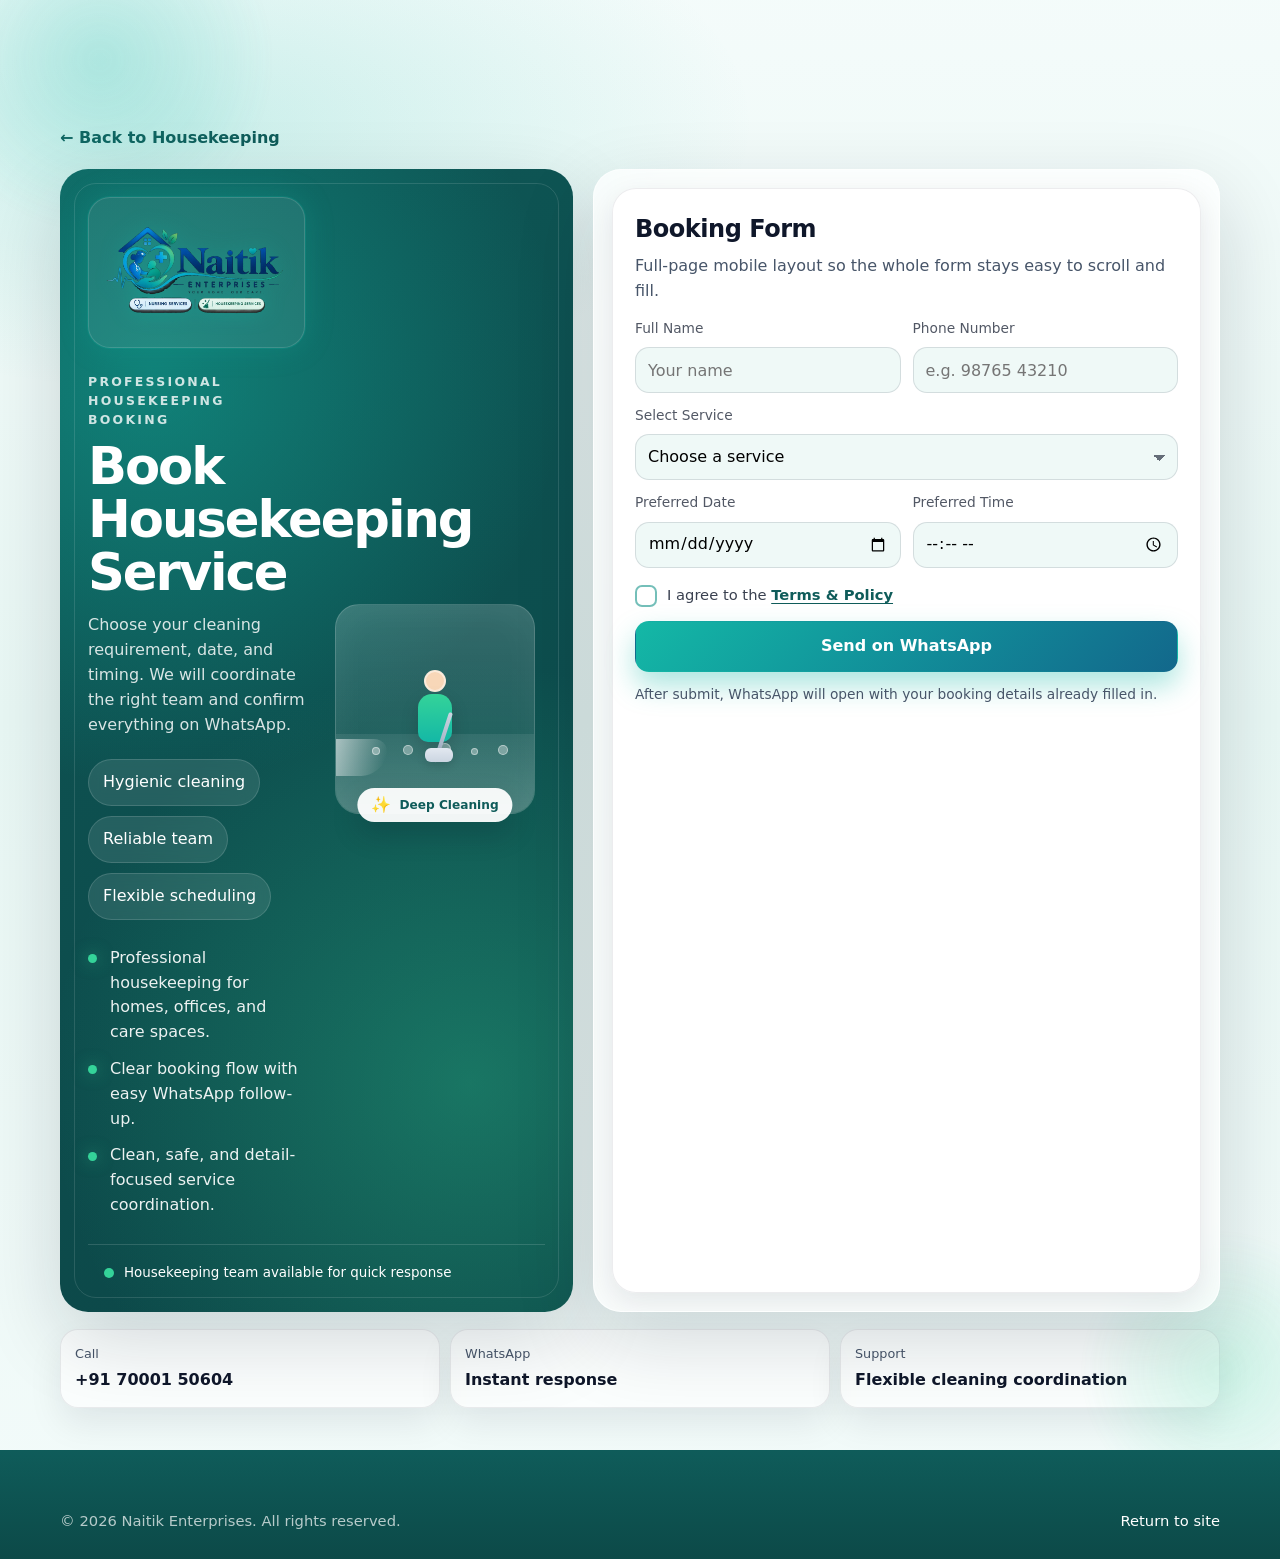
<file: housekeeping-booking.html>
<!doctype html>
<html lang="en">
  <head>
    <meta charset="UTF-8" />
    <meta name="viewport" content="width=device-width, initial-scale=1.0" />

    <!-- Google tag (gtag.js) -->
    <script async src="https://www.googletagmanager.com/gtag/js?id=AW-18475982735"></script>
    <script>
      window.dataLayer = window.dataLayer || [];
      function gtag(){dataLayer.push(arguments);}
      gtag('js', new Date());

      gtag('config', 'AW-18475982735');
    </script>
    <meta
      name="description"
      content="Book professional housekeeping and home deep cleaning services with Naitik Enterprises. Fast booking and coordination on WhatsApp."
    />
    <meta name="keywords" content="book housekeeping, home cleaning booking, office cleaning indore, deep cleaning services, maid service indore, Naitik Enterprises" />
    <meta name="robots" content="index, follow" />
    <meta name="author" content="Naitik Enterprises" />
    <meta name="theme-color" content="#0d9488" />
    <title>Book Housekeeping Service | Naitik Enterprises</title>

    <link rel="icon" href="./favicon.png" type="image/png" sizes="32x32" />
    <link rel="icon" href="./images/brand/favicon-192.png" type="image/png" sizes="192x192" />
    <link rel="apple-touch-icon" href="./images/brand/favicon-180.png" />
    <link rel="manifest" href="./site.webmanifest" />
    <link rel="sitemap" type="application/xml" title="Sitemap" href="/sitemap.xml" />
    <link rel="canonical" href="https://naitikenterprises.com/housekeeping-booking.html" />

    <!-- Open Graph & Social Preview -->
    <meta property="og:type" content="website" />
    <meta property="og:site_name" content="Naitik Enterprises" />
    <meta property="og:locale" content="en_IN" />
    <meta property="og:title" content="Book Housekeeping Service | Naitik Enterprises" />
    <meta property="og:description" content="Book professional housekeeping & deep cleaning services with Naitik Enterprises. Quick coordination on WhatsApp." />
    <meta property="og:image" content="https://naitikenterprises.com/images/housekeeping-hero-640.webp" />
    <meta property="og:url" content="https://naitikenterprises.com/housekeeping-booking.html" />

    <!-- Twitter Card -->
    <meta name="twitter:card" content="summary_large_image" />
    <meta name="twitter:title" content="Book Housekeeping Service | Naitik Enterprises" />
    <meta name="twitter:description" content="Professional home & commercial housekeeping booking. Fast WhatsApp coordination." />
    <meta name="twitter:image" content="https://naitikenterprises.com/images/housekeeping-hero-640.webp" />

    <!-- JSON-LD Breadcrumb & Service Schema -->
    <script type="application/ld+json">
    {
      "@context": "https://schema.org",
      "@graph": [
        {
          "@type": "BreadcrumbList",
          "itemListElement": [
            {
              "@type": "ListItem",
              "position": 1,
              "name": "Home",
              "item": "https://naitikenterprises.com/"
            },
            {
              "@type": "ListItem",
              "position": 2,
              "name": "Housekeeping Services",
              "item": "https://naitikenterprises.com/housekeeping"
            },
            {
              "@type": "ListItem",
              "position": 3,
              "name": "Book Housekeeping Service",
              "item": "https://naitikenterprises.com/housekeeping-booking.html"
            }
          ]
        },
        {
          "@type": "Service",
          "name": "Housekeeping Service Booking",
          "provider": {
            "@type": "LocalBusiness",
            "name": "Naitik Enterprises",
            "telephone": "+917000150604"
          },
          "areaServed": "Indore, MP",
          "serviceType": "House Cleaning Service"
        }
      ]
    }
    </script>

    <link rel="stylesheet" href="./style.css" />
  </head>
  <body data-service="housekeeping" class="bookingPage">
    <main class="bookingPage__hero">
      <div class="container">
        <a class="bookingPage__back" href="./index.html?service=housekeeping&welcome=0">← Back to Housekeeping</a>

        <div class="bookingPage__grid" style="margin-top: 18px">
          <section class="bookingPage__panel reveal is-visible">
            <div class="bookingPage__panelGrid">
              <div class="bookingPage__content">
                <div class="bookingPage__logoShell">
                  <img
                    class="bookingPage__logo"
                    src="./images/brand/logo-full.webp"
                    width="240"
                    height="160"
                    alt="Naitik Enterprises"
                  />
                </div>
                <p class="bookingPage__eyebrow">Professional housekeeping booking</p>
                <h1 class="bookingPage__title" id="bookingPageTitle">Book Housekeeping Service</h1>
                <p class="bookingPage__sub" id="bookingPageSubtitle">
                  Choose your cleaning requirement, date, and timing. We will coordinate the right team and confirm everything on WhatsApp.
                </p>
                <div class="bookingPage__chips" id="bookingPageChips"></div>
                <ul class="bookingPage__points" id="bookingPagePoints"></ul>
              </div>

              <div class="bookingPage__visual bookingPage__visual--housekeeping" aria-hidden="true">
                <div class="bookingVisual bookingVisual--clean">
                  <div class="bookingVisual__room">
                    <div class="bookingVisual__floor"></div>
                    <div class="bookingVisual__shine"></div>
                    <div class="bookingVisual__bubbles">
                      <span></span><span></span><span></span><span></span><span></span>
                    </div>
                    <div class="bookingVisual__sparkles">
                      <span>✦</span><span>✦</span><span>✦</span>
                    </div>
                    <div class="bookingVisual__cleaner">
                      <div class="bookingVisual__cleanerHead"></div>
                      <div class="bookingVisual__cleanerBody"></div>
                      <div class="bookingVisual__mop">
                        <span class="bookingVisual__mopHandle"></span>
                        <span class="bookingVisual__mopHead"></span>
                      </div>
                    </div>
                  </div>
                  <div class="bookingVisual__badge bookingVisual__badge--clean">
                    <span class="bookingVisual__badgeIcon">✨</span>
                    <span>Deep Cleaning</span>
                  </div>
                </div>
              </div>
            </div>

            <div class="bookingPage__pulse">
              <span class="bookingPage__pulseDot" aria-hidden="true"></span>
              <span><span data-booking-service-label>Housekeeping</span> team available for quick response</span>
            </div>
          </section>

          <section class="bookingPage__formWrap reveal is-visible">
            <form class="formCard bookingPage__formCard" id="bookingPageForm">
              <div class="formCard__head">
                <h2 class="formCard__title">Booking Form</h2>
                <p class="formCard__sub">Full-page mobile layout so the whole form stays easy to scroll and fill.</p>
              </div>

              <div class="formGrid">
                <label class="field">
                  <span class="field__label">Full Name</span>
                  <input class="field__input" name="name" type="text" placeholder="Your name" required />
                </label>
                <label class="field">
                  <span class="field__label">Phone Number</span>
                  <input class="field__input" name="phone" type="tel" inputmode="tel" placeholder="e.g. 98765 43210" required />
                </label>
                <label class="field field--full">
                  <span class="field__label">Select Service</span>
                  <select class="field__input" name="service" id="bookingServicePage" required>
                    <option value="" selected disabled>Choose a service</option>
                  </select>
                </label>
                <label class="field">
                  <span class="field__label">Preferred Date</span>
                  <input class="field__input" name="date" type="date" required />
                </label>
                <label class="field">
                  <span class="field__label">Preferred Time</span>
                  <input class="field__input" name="time" type="time" required />
                </label>
              </div>

              <div class="termsAgree">
                <label class="termsAgree__label">
                  <input class="termsAgree__check" type="checkbox" id="termsAgreeCheckPage" name="termsAgree" required />
                  <span class="termsAgree__box" aria-hidden="true"></span>
                  <span class="termsAgree__text">
                    I agree to the
                    <a class="termsAgree__link" href="./terms.html" target="_blank" rel="noopener">Terms &amp; Policy</a>
                  </span>
                </label>
                <p class="termsAgree__error" id="termsAgreeErrorPage" role="alert" hidden>
                  Please tick the box to agree to the Terms &amp; Policy before sending.
                </p>
              </div>

              <button class="btn btn--primary btn--full" type="submit" id="bookingSubmitPage" disabled aria-disabled="true">
                Send on WhatsApp
              </button>
              <p class="formHint">After submit, WhatsApp will open with your booking details already filled in.</p>
            </form>
          </section>
        </div>

        <div class="bookingPage__meta">
          <div class="bookingPage__metaCard">
            <span class="bookingPage__metaLabel">Call</span>
            <span class="bookingPage__metaValue">+91 70001 50604</span>
          </div>
          <div class="bookingPage__metaCard">
            <span class="bookingPage__metaLabel">WhatsApp</span>
            <span class="bookingPage__metaValue">Instant response</span>
          </div>
          <div class="bookingPage__metaCard">
            <span class="bookingPage__metaLabel">Support</span>
            <span class="bookingPage__metaValue">Flexible cleaning coordination</span>
          </div>
        </div>
      </div>
    </main>

    <footer class="footer">
      <div class="container footer__bottom" style="margin-top: 0; padding-top: 0; border-top: 0">
        <div>© <span id="year"></span> Naitik Enterprises. All rights reserved.</div>
        <a class="footer__top" href="./index.html?service=housekeeping&welcome=0">Return to site</a>
      </div>
    </footer>

    <script src="./booking-page.js"></script>
  </body>
</html>
</file>
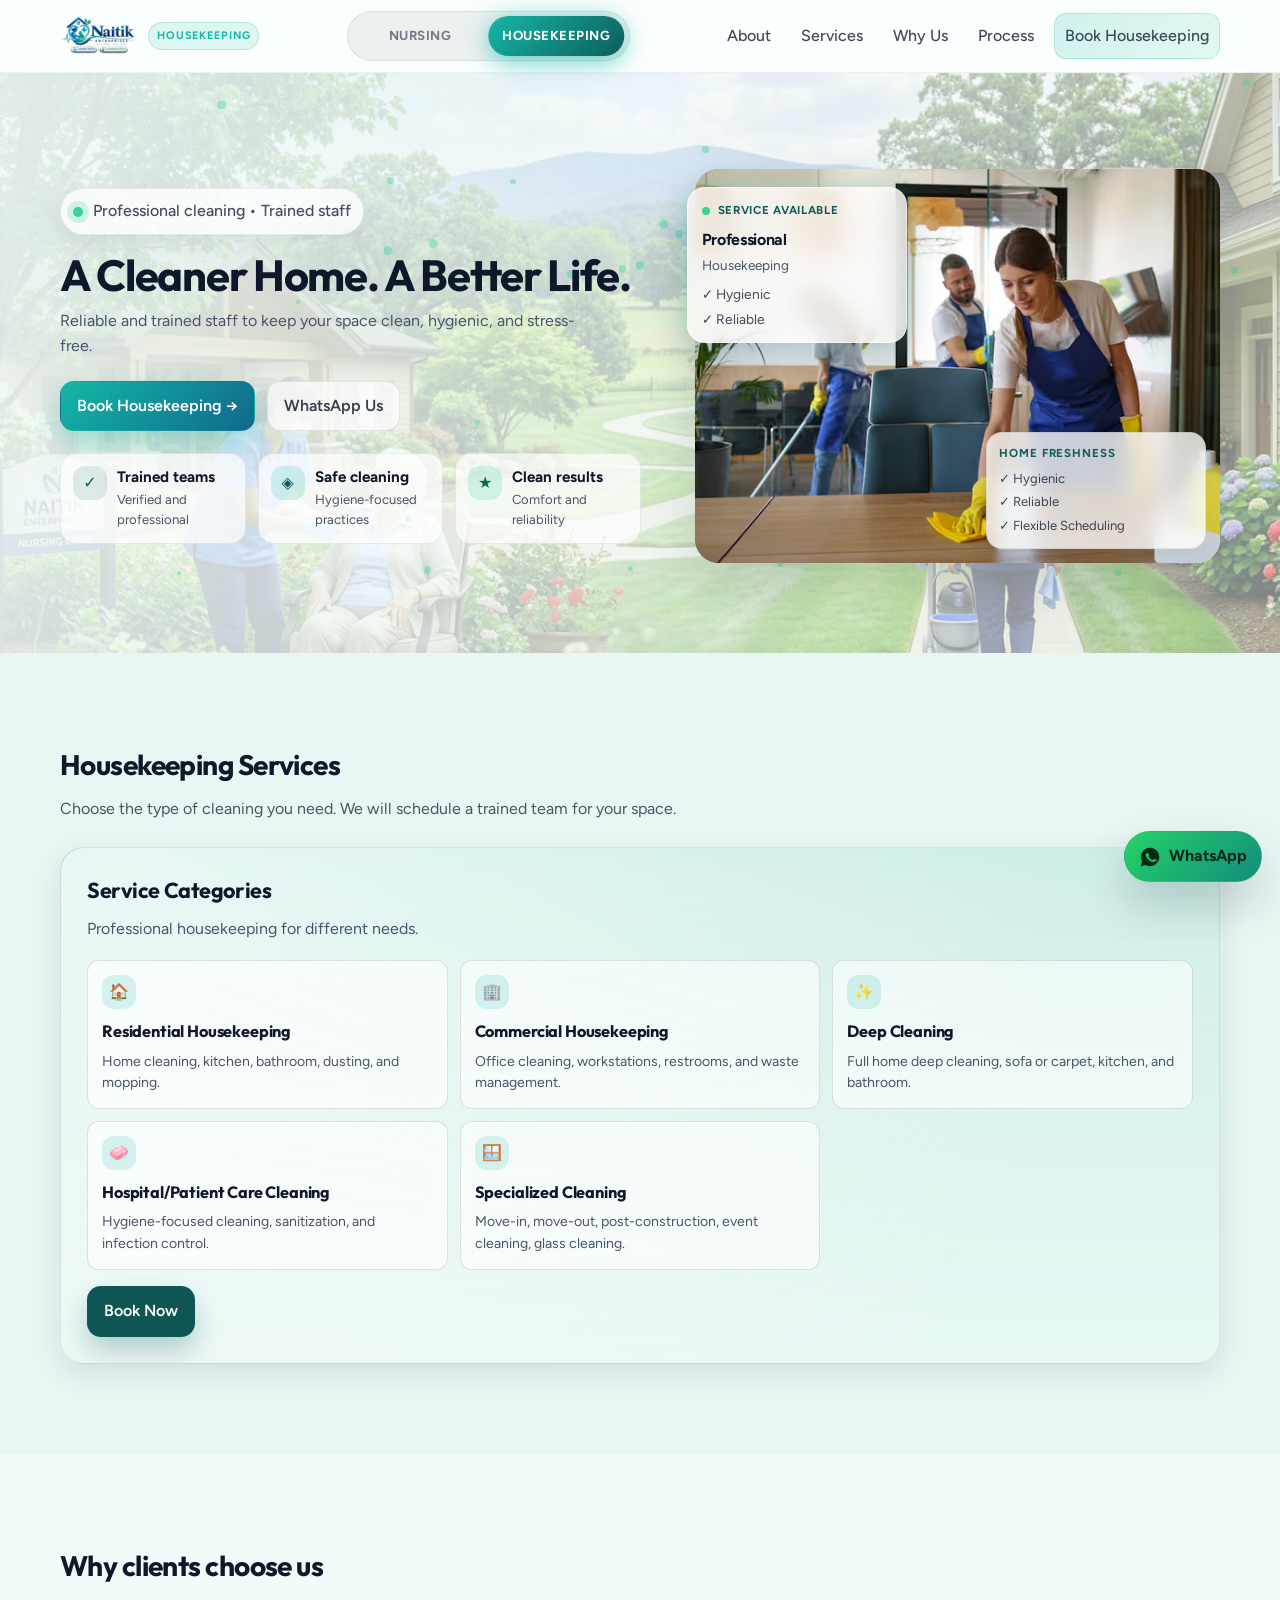
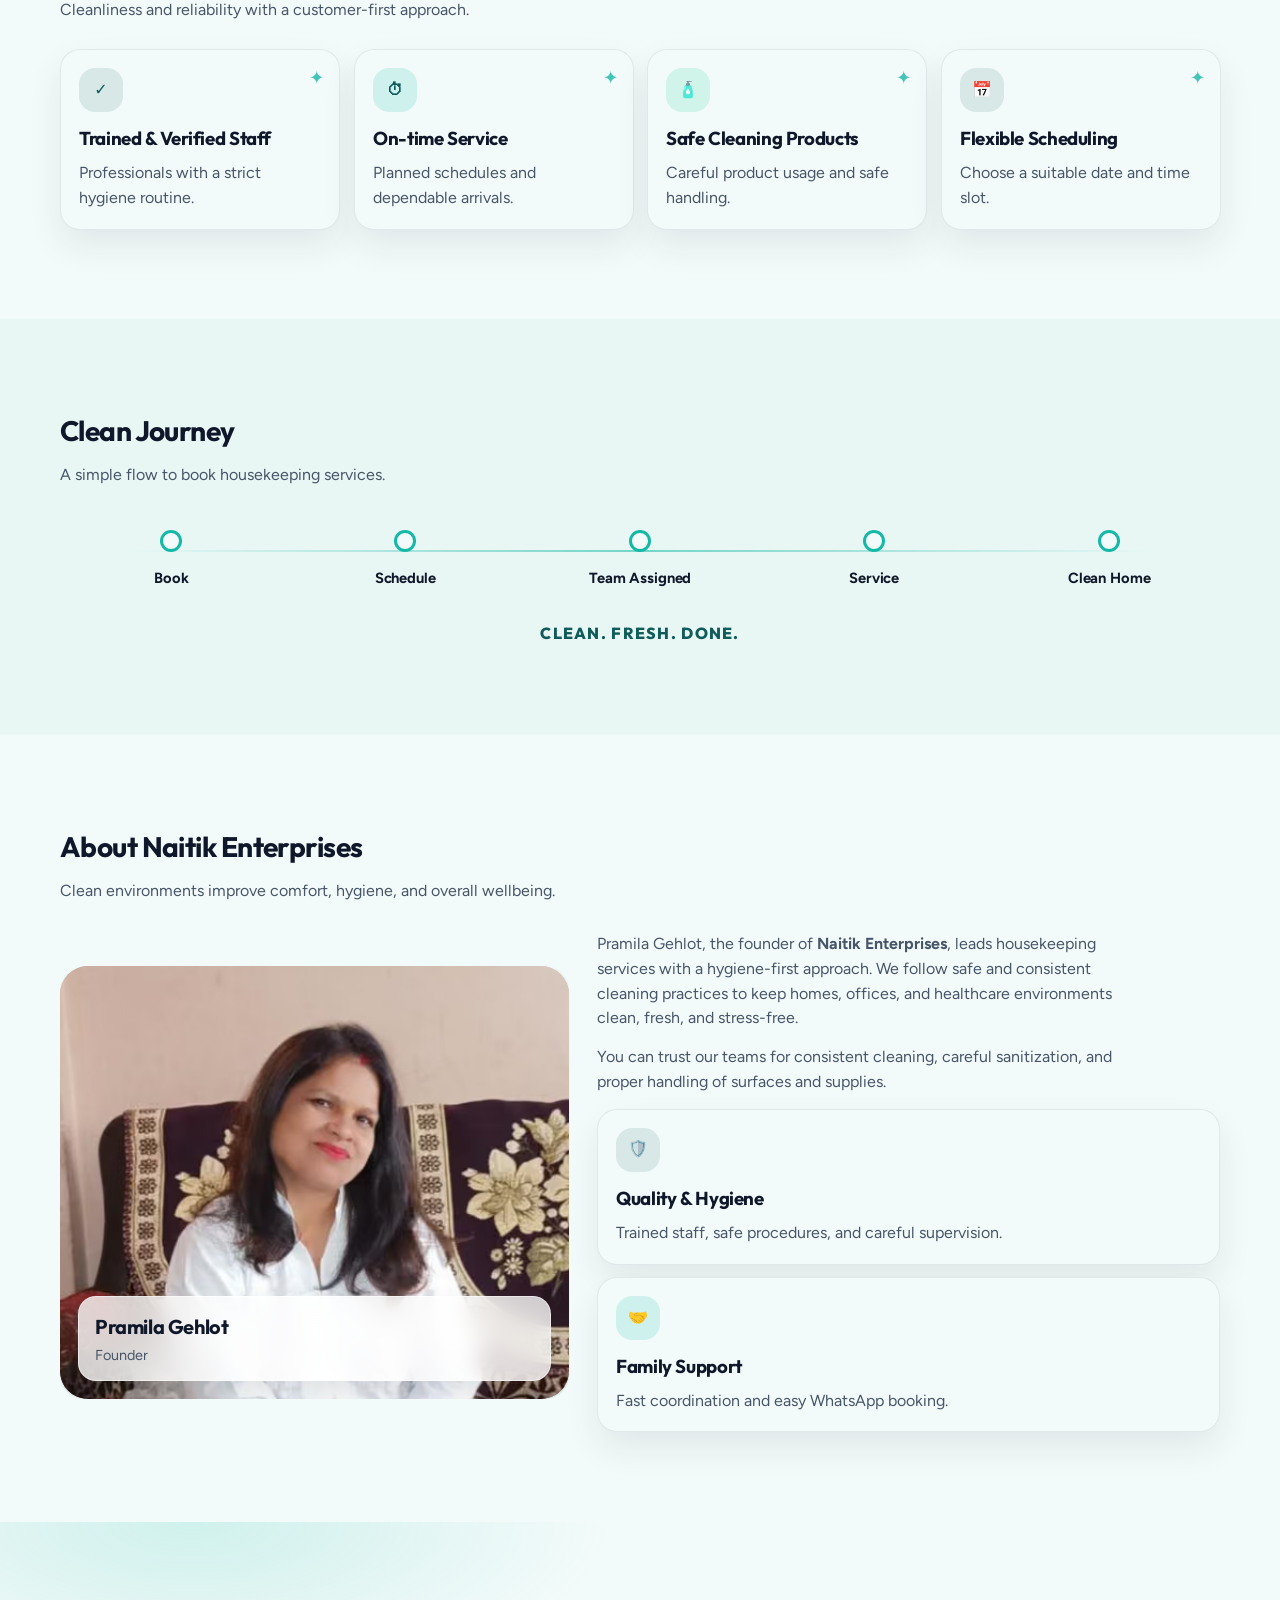
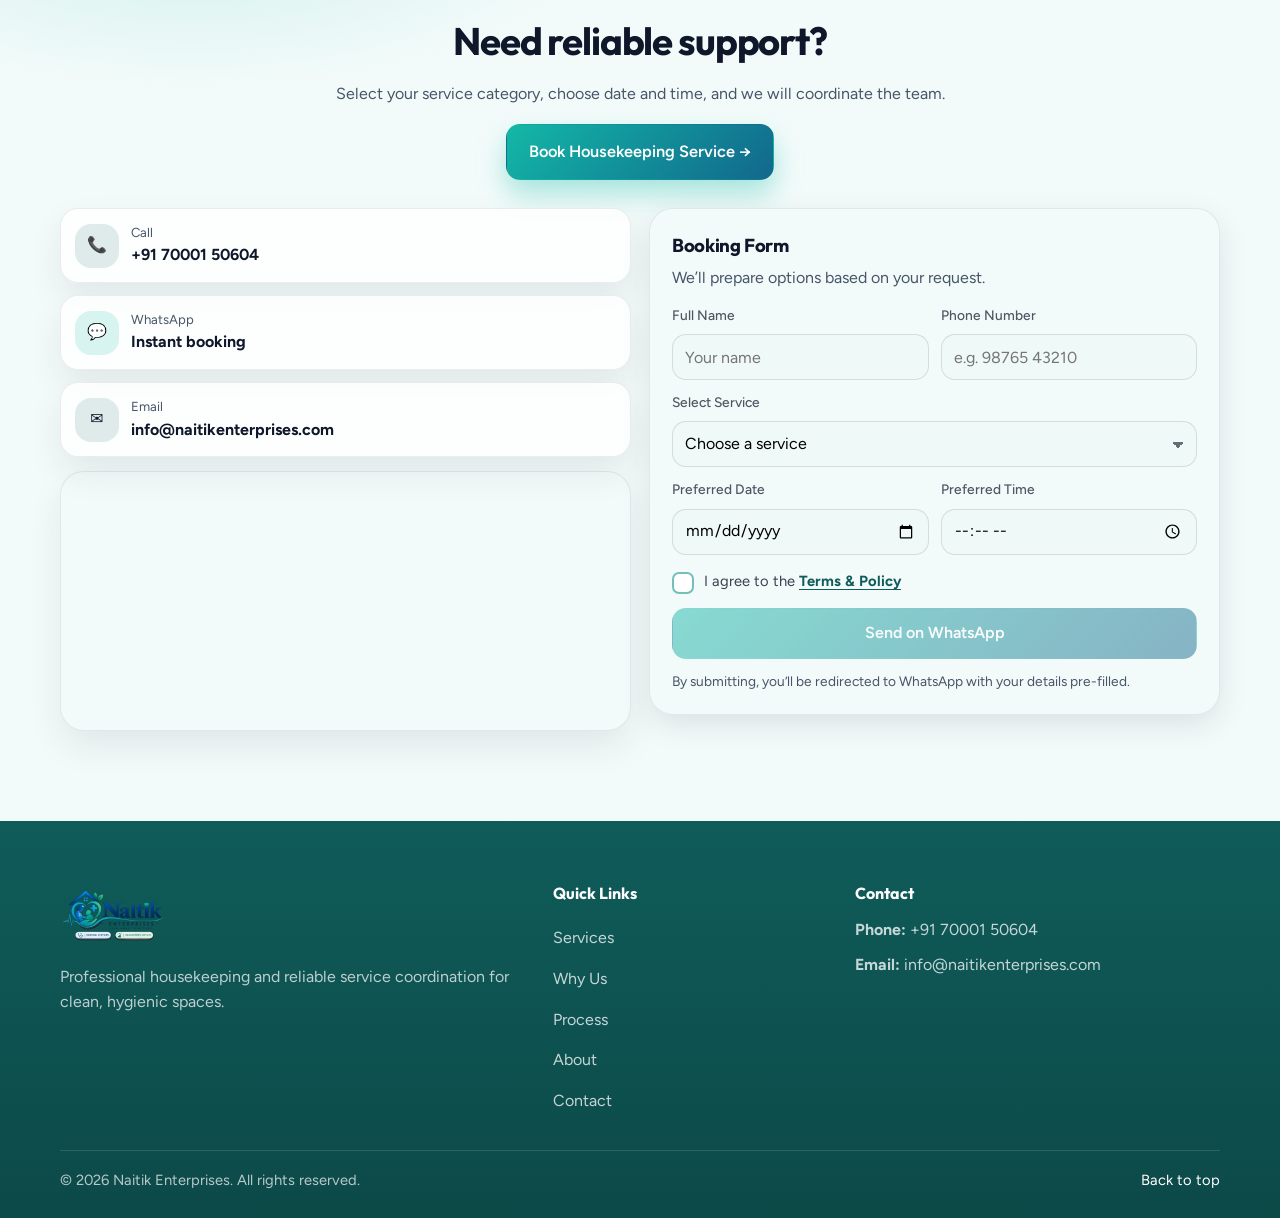
<file: housekeeping.html>
<!doctype html>
<html lang="en">
  <head>
    <meta charset="UTF-8" />
    <meta name="viewport" content="width=device-width, initial-scale=1.0" />

    <!-- Google tag (gtag.js) -->
    <script async src="https://www.googletagmanager.com/gtag/js?id=AW-18475982735"></script>
    <script>
      window.dataLayer = window.dataLayer || [];
      function gtag(){dataLayer.push(arguments);}
      gtag('js', new Date());

      gtag('config', 'AW-18475982735');
    </script>
    <meta name="description" content="Professional residential and commercial housekeeping services by Naitik Enterprises." />
    <meta http-equiv="refresh" content="0;url=/?service=housekeeping&welcome=0" />
    <title>Housekeeping Services | Naitik Enterprises</title>
    <link rel="canonical" href="https://naitikenterprises.com/housekeeping" />
    <link rel="sitemap" type="application/xml" title="Sitemap" href="/sitemap.xml" />
    <link rel="icon" href="/favicon.png" type="image/png" />
    <script>
      try {
        localStorage.setItem("ne-preferred-service", "housekeeping");
      } catch (e) {}
      location.replace("/?service=housekeeping&welcome=0");
    </script>
  </head>
  <body>
    <p><a href="/?service=housekeeping&welcome=0">Continue to Housekeeping services</a></p>
  </body>
</html>
</file>
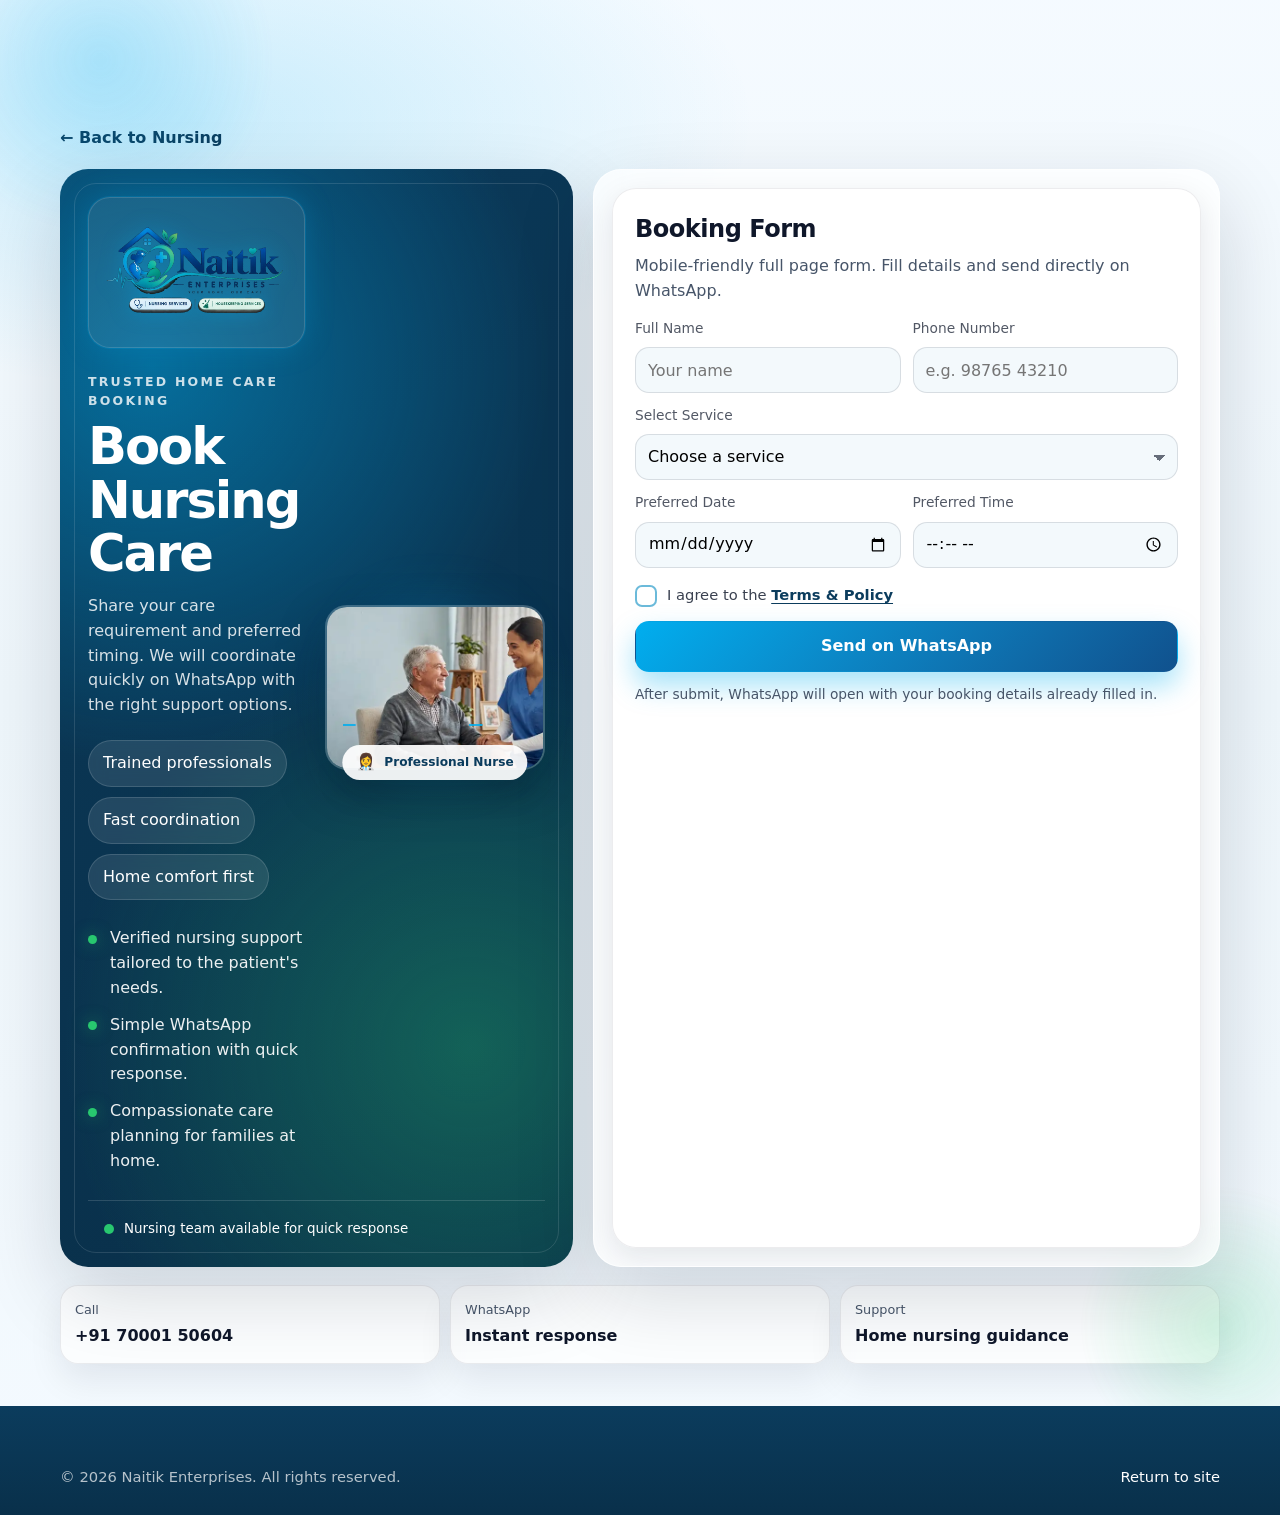
<file: nursing-booking.html>
<!doctype html>
<html lang="en">
  <head>
    <meta charset="UTF-8" />
    <meta name="viewport" content="width=device-width, initial-scale=1.0" />

    <!-- Google tag (gtag.js) -->
    <script async src="https://www.googletagmanager.com/gtag/js?id=AW-18475982735"></script>
    <script>
      window.dataLayer = window.dataLayer || [];
      function gtag(){dataLayer.push(arguments);}
      gtag('js', new Date());

      gtag('config', 'AW-18475982735');
    </script>
    <meta
      name="description"
      content="Book trusted home nursing care with Naitik Enterprises. Fill your details and coordinate directly on WhatsApp."
    />
    <meta name="keywords" content="book home nursing, patient care booking, caregiver request, home nurse indore, ICU at home booking, Naitik Enterprises" />
    <meta name="robots" content="index, follow" />
    <meta name="author" content="Naitik Enterprises" />
    <meta name="theme-color" content="#0d9488" />
    <title>Book Home Nursing Care | Naitik Enterprises</title>

    <link rel="icon" href="./favicon.png" type="image/png" sizes="32x32" />
    <link rel="icon" href="./images/brand/favicon-192.png" type="image/png" sizes="192x192" />
    <link rel="apple-touch-icon" href="./images/brand/favicon-180.png" />
    <link rel="manifest" href="./site.webmanifest" />
    <link rel="sitemap" type="application/xml" title="Sitemap" href="/sitemap.xml" />
    <link rel="canonical" href="https://naitikenterprises.com/nursing-booking.html" />

    <!-- Open Graph & Social Preview -->
    <meta property="og:type" content="website" />
    <meta property="og:site_name" content="Naitik Enterprises" />
    <meta property="og:locale" content="en_IN" />
    <meta property="og:title" content="Book Home Nursing Care | Naitik Enterprises" />
    <meta property="og:description" content="Book trusted home nursing care with Naitik Enterprises. Fill your details and coordinate directly on WhatsApp." />
    <meta property="og:image" content="https://naitikenterprises.com/images/nursing-hero-640.webp" />
    <meta property="og:url" content="https://naitikenterprises.com/nursing-booking.html" />

    <!-- Twitter Card -->
    <meta name="twitter:card" content="summary_large_image" />
    <meta name="twitter:title" content="Book Home Nursing Care | Naitik Enterprises" />
    <meta name="twitter:description" content="Book trusted home nursing care with Naitik Enterprises. Fast WhatsApp coordination." />
    <meta name="twitter:image" content="https://naitikenterprises.com/images/nursing-hero-640.webp" />

    <!-- JSON-LD Breadcrumb & Service Schema -->
    <script type="application/ld+json">
    {
      "@context": "https://schema.org",
      "@graph": [
        {
          "@type": "BreadcrumbList",
          "itemListElement": [
            {
              "@type": "ListItem",
              "position": 1,
              "name": "Home",
              "item": "https://naitikenterprises.com/"
            },
            {
              "@type": "ListItem",
              "position": 2,
              "name": "Nursing Services",
              "item": "https://naitikenterprises.com/nursing"
            },
            {
              "@type": "ListItem",
              "position": 3,
              "name": "Book Nursing Care",
              "item": "https://naitikenterprises.com/nursing-booking.html"
            }
          ]
        },
        {
          "@type": "Service",
          "name": "Home Nursing Care Booking",
          "provider": {
            "@type": "LocalBusiness",
            "name": "Naitik Enterprises",
            "telephone": "+917000150604"
          },
          "areaServed": "Indore, MP",
          "serviceType": "Home Healthcare"
        }
      ]
    }
    </script>

    <link rel="stylesheet" href="./style.css" />
  </head>
  <body data-service="nursing" class="bookingPage">
    <main class="bookingPage__hero">
      <div class="container">
        <a class="bookingPage__back" href="./index.html?service=nursing&welcome=0">← Back to Nursing</a>

        <div class="bookingPage__grid" style="margin-top: 18px">
          <section class="bookingPage__panel reveal is-visible">
            <div class="bookingPage__panelGrid">
              <div class="bookingPage__content">
                <div class="bookingPage__logoShell">
                  <img
                    class="bookingPage__logo"
                    src="./images/brand/logo-full.webp"
                    width="240"
                    height="160"
                    alt="Naitik Enterprises"
                  />
                </div>
                <p class="bookingPage__eyebrow">Trusted home care booking</p>
                <h1 class="bookingPage__title" id="bookingPageTitle">Book Nursing Care</h1>
                <p class="bookingPage__sub" id="bookingPageSubtitle">
                  Share your care requirement and preferred timing. We will coordinate quickly on WhatsApp with the right support options.
                </p>
                <div class="bookingPage__chips" id="bookingPageChips"></div>
                <ul class="bookingPage__points" id="bookingPagePoints"></ul>
              </div>

              <div class="bookingPage__visual bookingPage__visual--nursing" aria-hidden="true">
                <div class="bookingVisual bookingVisual--nurse">
                  <div class="bookingVisual__glow"></div>
                  <img
                    class="bookingVisual__photo"
                    src="./images/nursing-hero-640.webp"
                    width="320"
                    height="240"
                    alt=""
                    loading="eager"
                    decoding="async"
                  />
                  <div class="bookingVisual__badge">
                    <span class="bookingVisual__badgeIcon">👩‍⚕️</span>
                    <span>Professional Nurse</span>
                  </div>
                  <svg class="bookingVisual__ecg" viewBox="0 0 200 40" aria-hidden="true">
                    <path d="M0 20 H40 L52 8 L64 32 L76 20 H200" />
                  </svg>
                </div>
              </div>
            </div>

            <div class="bookingPage__pulse">
              <span class="bookingPage__pulseDot" aria-hidden="true"></span>
              <span><span data-booking-service-label>Nursing</span> team available for quick response</span>
            </div>
          </section>

          <section class="bookingPage__formWrap reveal is-visible">
            <form class="formCard bookingPage__formCard" id="bookingPageForm">
              <div class="formCard__head">
                <h2 class="formCard__title">Booking Form</h2>
                <p class="formCard__sub">Mobile-friendly full page form. Fill details and send directly on WhatsApp.</p>
              </div>

              <div class="formGrid">
                <label class="field">
                  <span class="field__label">Full Name</span>
                  <input class="field__input" name="name" type="text" placeholder="Your name" required />
                </label>
                <label class="field">
                  <span class="field__label">Phone Number</span>
                  <input class="field__input" name="phone" type="tel" inputmode="tel" placeholder="e.g. 98765 43210" required />
                </label>
                <label class="field field--full">
                  <span class="field__label">Select Service</span>
                  <select class="field__input" name="service" id="bookingServicePage" required>
                    <option value="" selected disabled>Choose a service</option>
                  </select>
                </label>
                <label class="field">
                  <span class="field__label">Preferred Date</span>
                  <input class="field__input" name="date" type="date" required />
                </label>
                <label class="field">
                  <span class="field__label">Preferred Time</span>
                  <input class="field__input" name="time" type="time" required />
                </label>
              </div>

              <div class="termsAgree">
                <label class="termsAgree__label">
                  <input class="termsAgree__check" type="checkbox" id="termsAgreeCheckPage" name="termsAgree" required />
                  <span class="termsAgree__box" aria-hidden="true"></span>
                  <span class="termsAgree__text">
                    I agree to the
                    <a class="termsAgree__link" href="./terms.html" target="_blank" rel="noopener">Terms &amp; Policy</a>
                  </span>
                </label>
                <p class="termsAgree__error" id="termsAgreeErrorPage" role="alert" hidden>
                  Please tick the box to agree to the Terms &amp; Policy before sending.
                </p>
              </div>

              <button class="btn btn--primary btn--full" type="submit" id="bookingSubmitPage" disabled aria-disabled="true">
                Send on WhatsApp
              </button>
              <p class="formHint">After submit, WhatsApp will open with your booking details already filled in.</p>
            </form>
          </section>
        </div>

        <div class="bookingPage__meta">
          <div class="bookingPage__metaCard">
            <span class="bookingPage__metaLabel">Call</span>
            <span class="bookingPage__metaValue">+91 70001 50604</span>
          </div>
          <div class="bookingPage__metaCard">
            <span class="bookingPage__metaLabel">WhatsApp</span>
            <span class="bookingPage__metaValue">Instant response</span>
          </div>
          <div class="bookingPage__metaCard">
            <span class="bookingPage__metaLabel">Support</span>
            <span class="bookingPage__metaValue">Home nursing guidance</span>
          </div>
        </div>
      </div>
    </main>

    <footer class="footer">
      <div class="container footer__bottom" style="margin-top: 0; padding-top: 0; border-top: 0">
        <div>© <span id="year"></span> Naitik Enterprises. All rights reserved.</div>
        <a class="footer__top" href="./index.html?service=nursing&welcome=0">Return to site</a>
      </div>
    </footer>

    <script src="./booking-page.js"></script>
  </body>
</html>
</file>
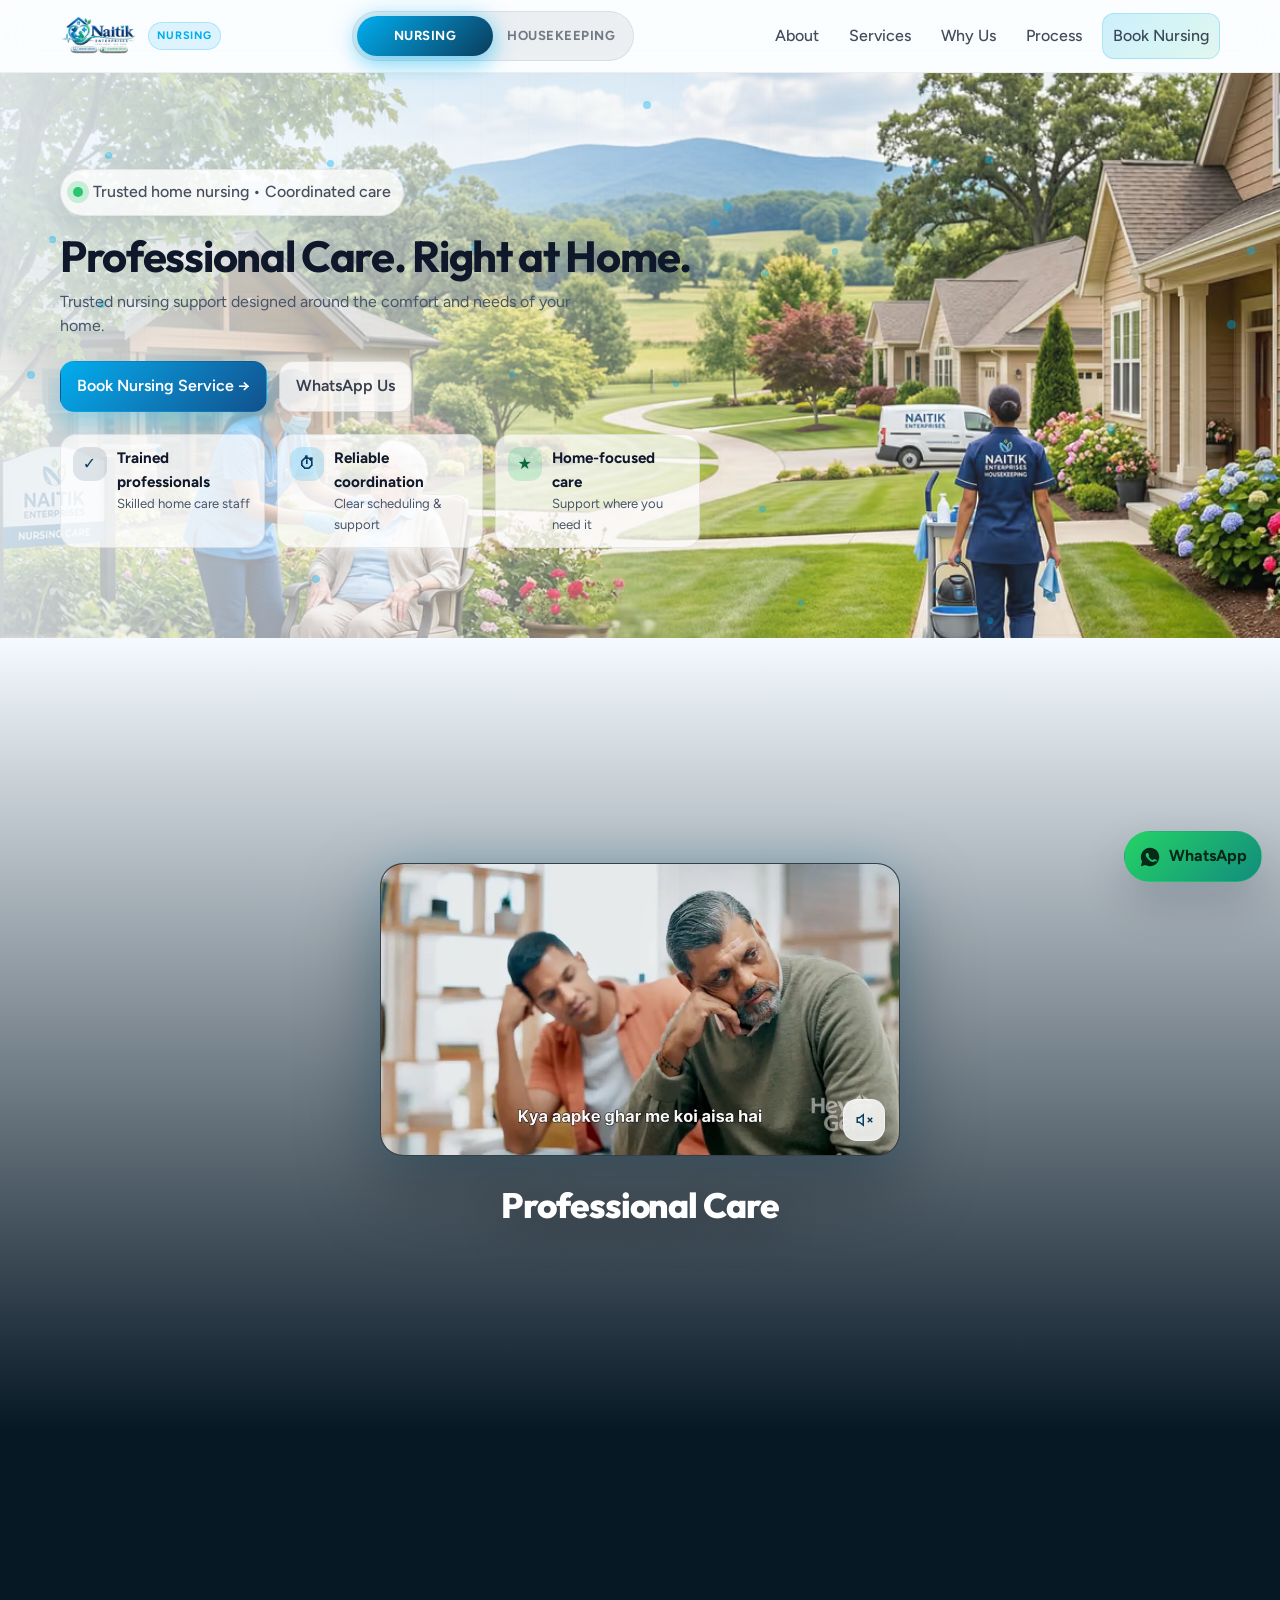
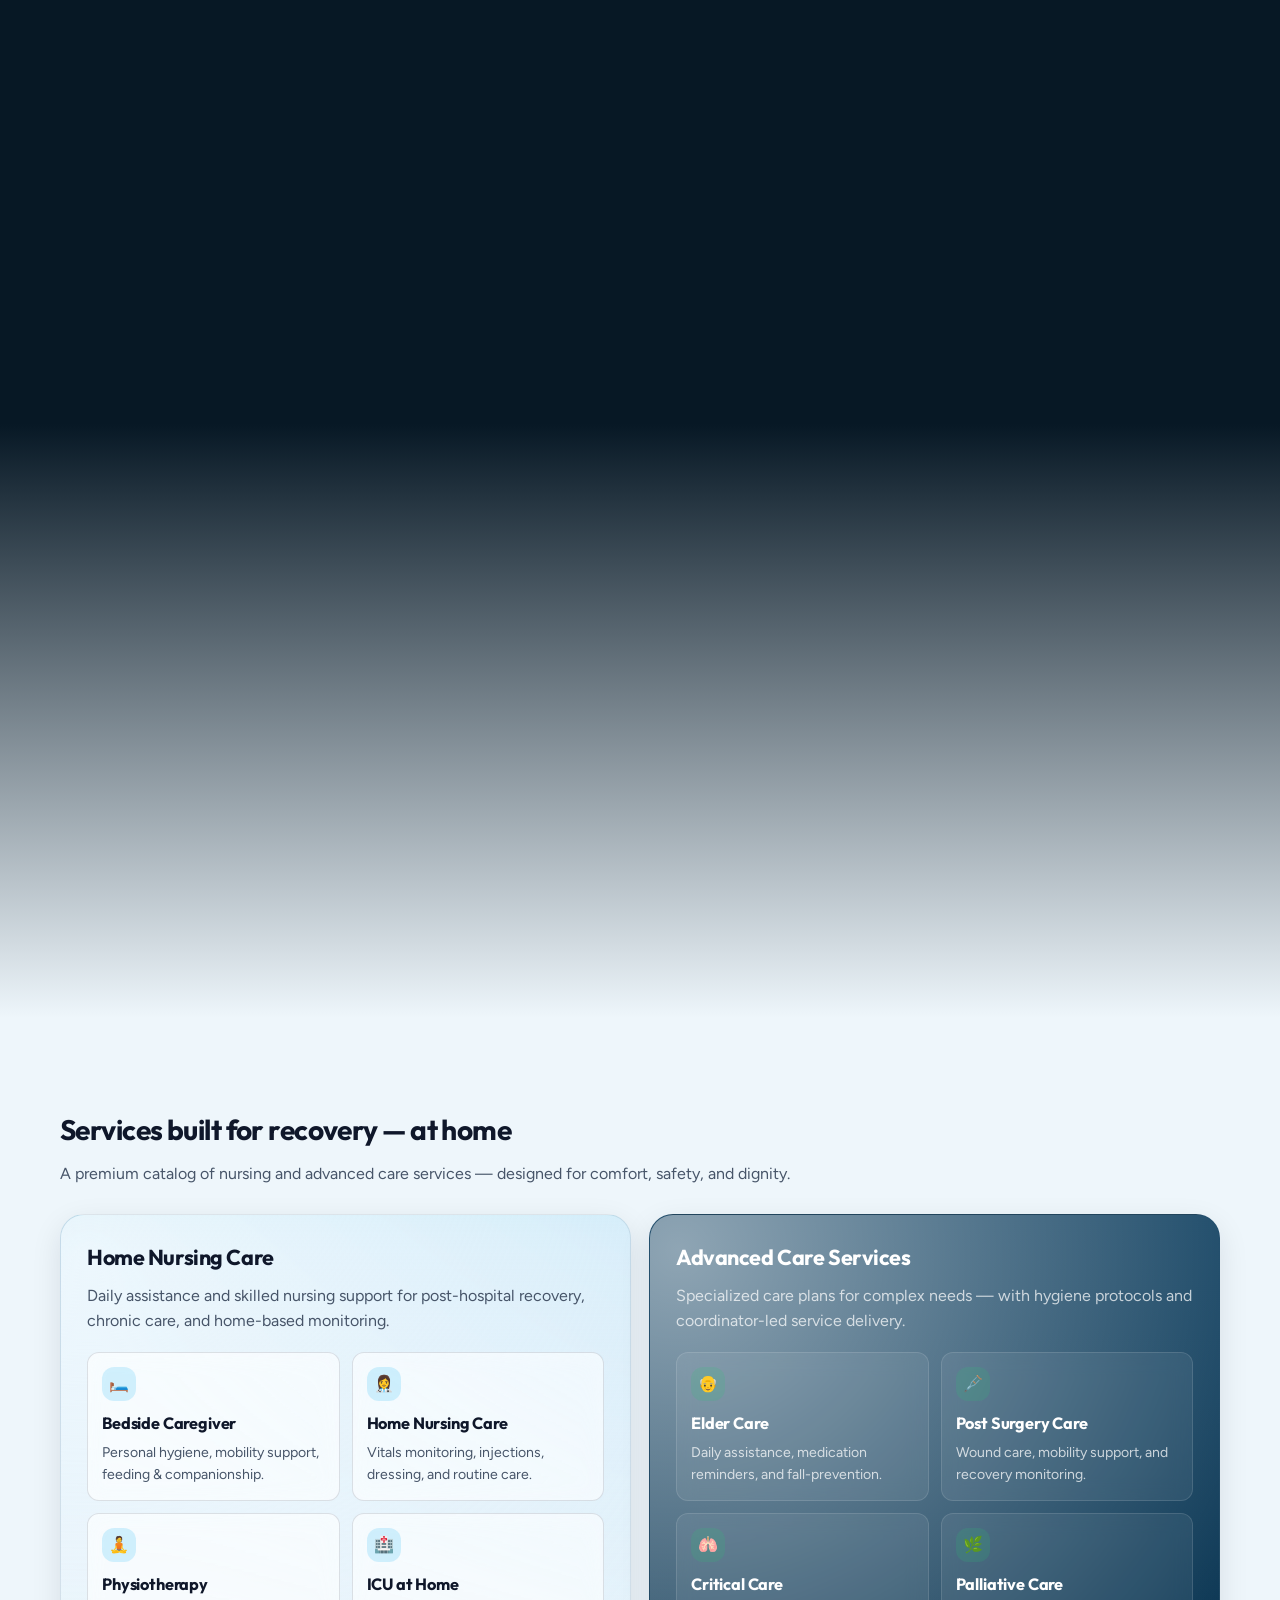
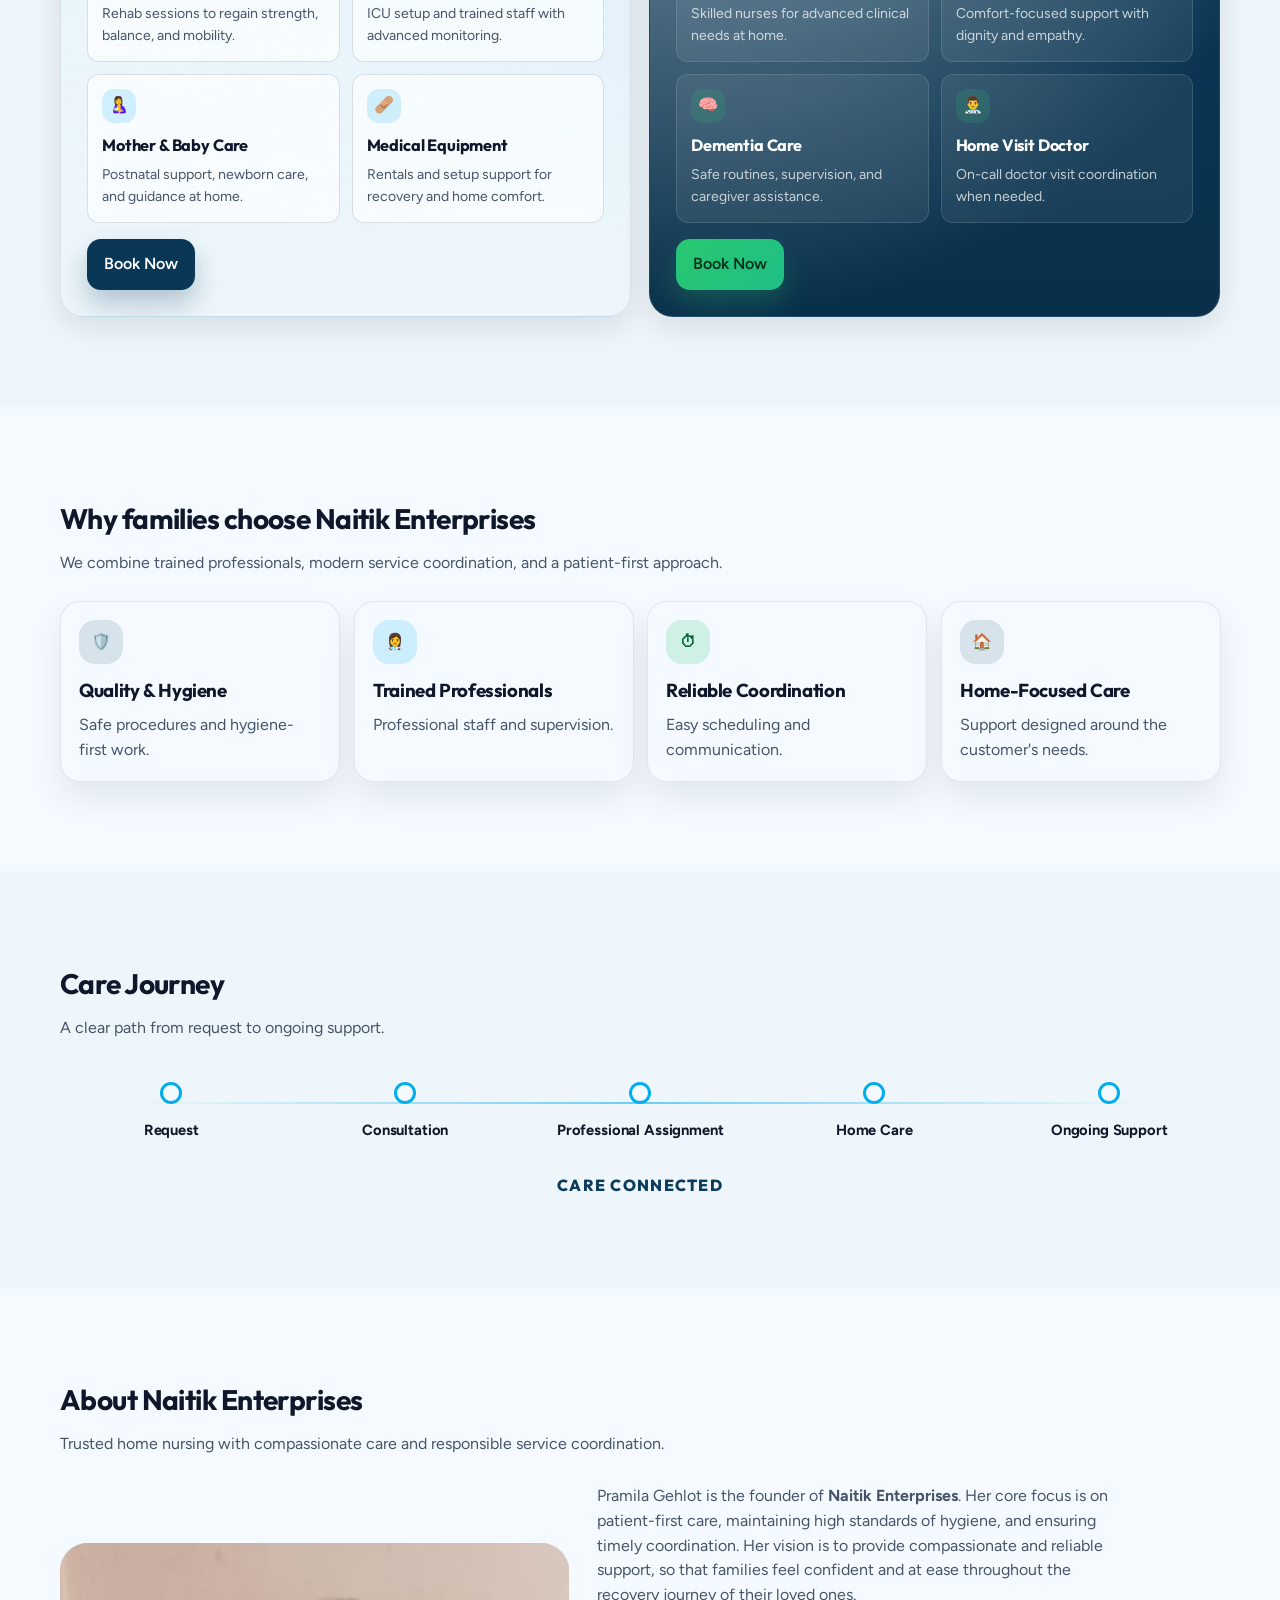
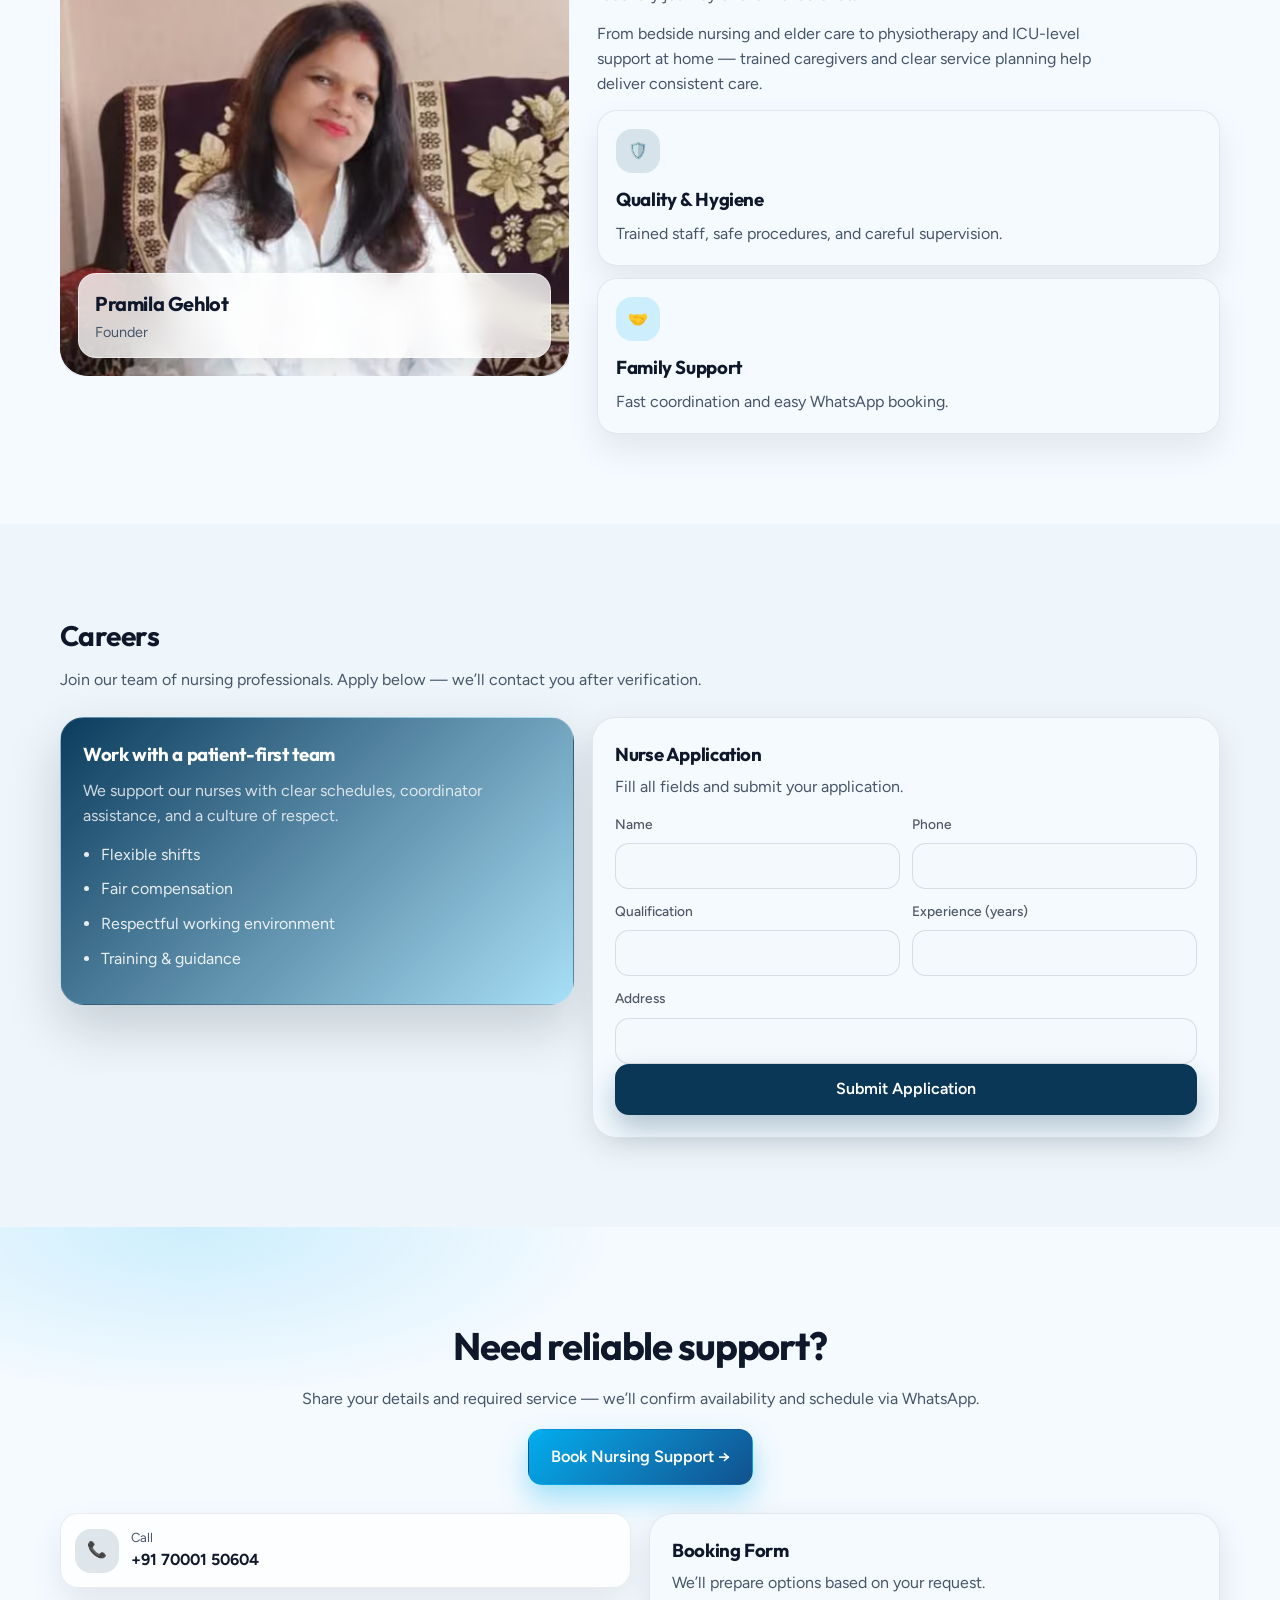
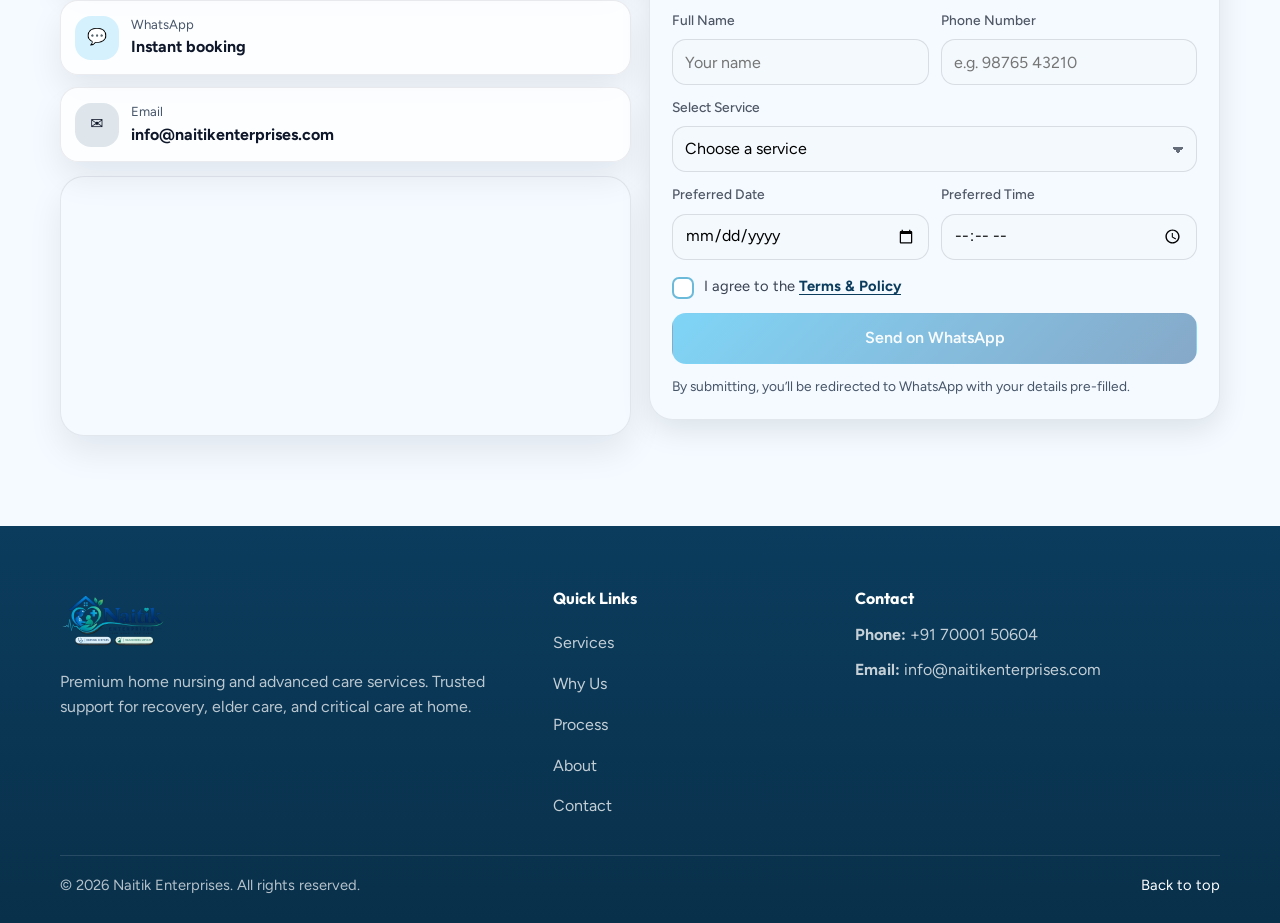
<file: nursing.html>
<!doctype html>
<html lang="en">
  <head>
    <meta charset="UTF-8" />
    <meta name="viewport" content="width=device-width, initial-scale=1.0" />

    <!-- Google tag (gtag.js) -->
    <script async src="https://www.googletagmanager.com/gtag/js?id=AW-18475982735"></script>
    <script>
      window.dataLayer = window.dataLayer || [];
      function gtag(){dataLayer.push(arguments);}
      gtag('js', new Date());

      gtag('config', 'AW-18475982735');
    </script>
    <meta name="description" content="Professional home nursing care services by Naitik Enterprises." />
    <meta http-equiv="refresh" content="0;url=/?service=nursing&welcome=0" />
    <title>Home Nursing Care Services | Naitik Enterprises</title>
    <link rel="canonical" href="https://naitikenterprises.com/nursing" />
    <link rel="sitemap" type="application/xml" title="Sitemap" href="/sitemap.xml" />
    <link rel="icon" href="/favicon.png" type="image/png" />
    <script>
      try {
        localStorage.setItem("ne-preferred-service", "nursing");
      } catch (e) {}
      location.replace("/?service=nursing&welcome=0");
    </script>
  </head>
  <body>
    <p><a href="/?service=nursing&welcome=0">Continue to Nursing services</a></p>
  </body>
</html>
</file>
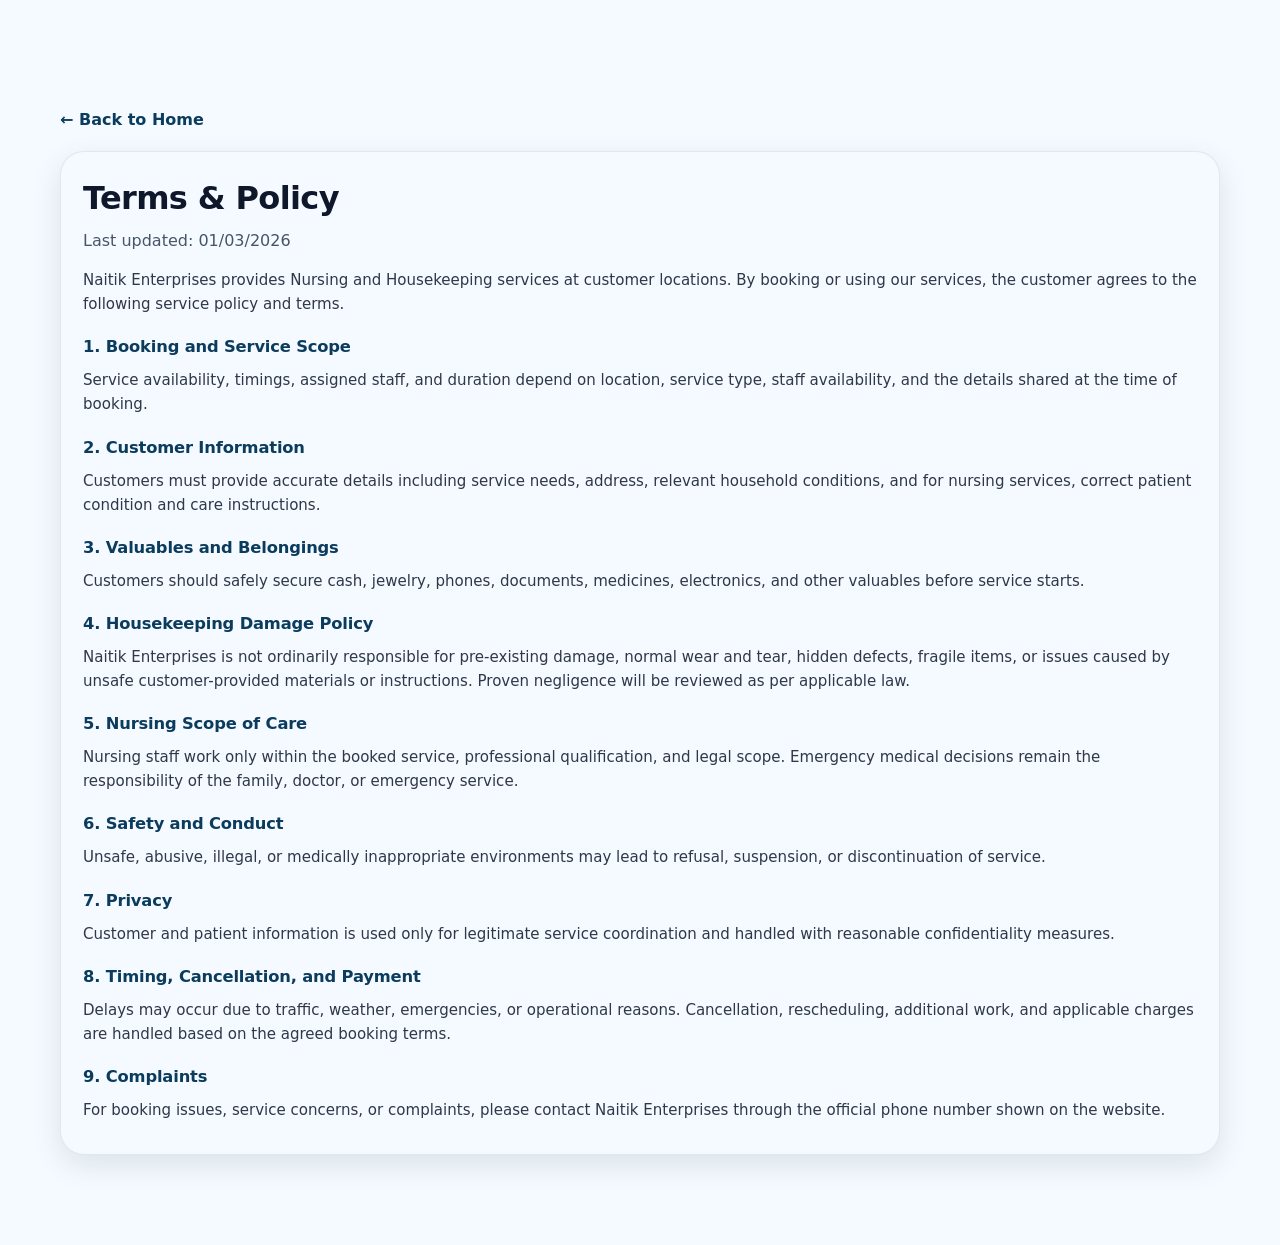
<file: terms.html>
<!doctype html>
<html lang="en">
  <head>
    <meta charset="UTF-8" />
    <meta name="viewport" content="width=device-width, initial-scale=1.0" />

    <!-- Google tag (gtag.js) -->
    <script async src="https://www.googletagmanager.com/gtag/js?id=AW-18475982735"></script>
    <script>
      window.dataLayer = window.dataLayer || [];
      function gtag(){dataLayer.push(arguments);}
      gtag('js', new Date());

      gtag('config', 'AW-18475982735');
    </script>
    <meta
      name="description"
      content="Terms and Policy for home nursing and housekeeping services provided by Naitik Enterprises."
    />
    <meta name="keywords" content="terms and conditions, service policy, privacy policy, Naitik Enterprises terms" />
    <meta name="robots" content="index, follow" />
    <meta name="author" content="Naitik Enterprises" />
    <meta name="theme-color" content="#0d9488" />
    <title>Terms & Policy | Naitik Enterprises</title>

    <link rel="icon" href="./favicon.png" type="image/png" sizes="32x32" />
    <link rel="icon" href="./images/brand/favicon-192.png" type="image/png" sizes="192x192" />
    <link rel="apple-touch-icon" href="./images/brand/favicon-180.png" />
    <link rel="manifest" href="./site.webmanifest" />
    <link rel="sitemap" type="application/xml" title="Sitemap" href="/sitemap.xml" />
    <link rel="canonical" href="https://naitikenterprises.com/terms.html" />

    <!-- Open Graph & Social Preview -->
    <meta property="og:type" content="website" />
    <meta property="og:site_name" content="Naitik Enterprises" />
    <meta property="og:locale" content="en_IN" />
    <meta property="og:title" content="Terms & Policy | Naitik Enterprises" />
    <meta property="og:description" content="Terms and Policy for home nursing and housekeeping services provided by Naitik Enterprises." />
    <meta property="og:image" content="https://naitikenterprises.com/images/brand/logo-full.webp" />
    <meta property="og:url" content="https://naitikenterprises.com/terms.html" />

    <!-- Twitter Card -->
    <meta name="twitter:card" content="summary" />
    <meta name="twitter:title" content="Terms & Policy | Naitik Enterprises" />
    <meta name="twitter:description" content="Terms and Policy for home nursing and housekeeping services provided by Naitik Enterprises." />

    <!-- JSON-LD Breadcrumb Schema -->
    <script type="application/ld+json">
    {
      "@context": "https://schema.org",
      "@type": "BreadcrumbList",
      "itemListElement": [
        {
          "@type": "ListItem",
          "position": 1,
          "name": "Home",
          "item": "https://naitikenterprises.com/"
        },
        {
          "@type": "ListItem",
          "position": 2,
          "name": "Terms & Policy",
          "item": "https://naitikenterprises.com/terms.html"
        }
      ]
    }
    </script>

    <link rel="stylesheet" href="./style.css" />
  </head>
  <body data-service="nursing">
    <main class="section">
      <div class="container">
        <a class="bookingPage__back" href="./index.html">← Back to Home</a>
        <div class="formCard" style="margin-top: 18px">
          <div class="formCard__head">
            <h1 class="formCard__title">Terms &amp; Policy</h1>
            <p class="formCard__sub">Last updated: 01/03/2026</p>
          </div>

          <div class="termsModal__body" style="padding: 0; overflow: visible; max-height: none">
            <p>
              Naitik Enterprises provides Nursing and Housekeeping services at customer locations. By
              booking or using our services, the customer agrees to the following service policy and terms.
            </p>

            <h3>1. Booking and Service Scope</h3>
            <p>
              Service availability, timings, assigned staff, and duration depend on location, service type,
              staff availability, and the details shared at the time of booking.
            </p>

            <h3>2. Customer Information</h3>
            <p>
              Customers must provide accurate details including service needs, address, relevant household
              conditions, and for nursing services, correct patient condition and care instructions.
            </p>

            <h3>3. Valuables and Belongings</h3>
            <p>
              Customers should safely secure cash, jewelry, phones, documents, medicines, electronics, and
              other valuables before service starts.
            </p>

            <h3>4. Housekeeping Damage Policy</h3>
            <p>
              Naitik Enterprises is not ordinarily responsible for pre-existing damage, normal wear and tear,
              hidden defects, fragile items, or issues caused by unsafe customer-provided materials or
              instructions. Proven negligence will be reviewed as per applicable law.
            </p>

            <h3>5. Nursing Scope of Care</h3>
            <p>
              Nursing staff work only within the booked service, professional qualification, and legal scope.
              Emergency medical decisions remain the responsibility of the family, doctor, or emergency service.
            </p>

            <h3>6. Safety and Conduct</h3>
            <p>
              Unsafe, abusive, illegal, or medically inappropriate environments may lead to refusal,
              suspension, or discontinuation of service.
            </p>

            <h3>7. Privacy</h3>
            <p>
              Customer and patient information is used only for legitimate service coordination and handled
              with reasonable confidentiality measures.
            </p>

            <h3>8. Timing, Cancellation, and Payment</h3>
            <p>
              Delays may occur due to traffic, weather, emergencies, or operational reasons. Cancellation,
              rescheduling, additional work, and applicable charges are handled based on the agreed booking terms.
            </p>

            <h3>9. Complaints</h3>
            <p>
              For booking issues, service concerns, or complaints, please contact Naitik Enterprises through
              the official phone number shown on the website.
            </p>
          </div>
        </div>
      </div>
    </main>

    <script>
      const yearEl = document.getElementById("year");
      if (yearEl) yearEl.textContent = String(new Date().getFullYear());
    </script>
  </body>
</html>
</file>
<file: style.css>
:root{
  --primary:#0B3C5D;
  --secondary:#00AEEF;
  --accent:#28C76F;
  --bg:#F4FAFF;
  --soft:#EEF6FB;
  --text:#0f172a;
  --muted:#475569;
  --border:rgba(15,23,42,.12);
  --shadow:0 18px 50px rgba(2, 18, 35, .12);
  --shadowSoft:0 10px 30px rgba(2, 18, 35, .10);
  --radius:16px;
  --radiusSm:12px;
  --container:1160px;
  --glow:rgba(0,174,239,.35);
  --theme-transition: background-color .55s ease, color .45s ease, border-color .45s ease, box-shadow .45s ease;
  --font-display:"Outfit", system-ui, sans-serif;
  --font-body:"Figtree", system-ui, sans-serif;
}

body[data-service="housekeeping"]{
  --primary:#0F5C5A;
  --secondary:#14B8A6;
  --accent:#34D399;
  --bg:#F3FBFA;
  --soft:#E8F7F4;
  --glow:rgba(20,184,166,.35);
}

*{box-sizing:border-box}
html{scroll-behavior:smooth}
body{
  margin:0;
  font-family:var(--font-body);
  color:var(--text);
  background:var(--bg);
  line-height:1.55;
  transition:var(--theme-transition);
  overflow-x:hidden;
}
body.is-gated{overflow:hidden}
h1,h2,h3,h4,.brand__name,.hero__title,.sectionHead__title,.contactHero__title{
  font-family:var(--font-display);
}
img{max-width:100%;display:block}
a{color:inherit;text-decoration:none}
button,input,select{font:inherit}
[hidden]{display:none !important}
:focus-visible{
  outline:3px solid rgba(0,174,239,.55);
  outline-offset:3px;
}
body[data-service="housekeeping"] :focus-visible{
  outline-color:rgba(20,184,166,.55);
}

.skip-link{
  position:absolute;left:-999px;top:10px;
  background:var(--primary);color:#fff;
  padding:10px 12px;border-radius:10px;
  z-index:10000;
}
.skip-link:focus{left:10px}

.container{
  width:min(var(--container), calc(100% - 40px));
  margin-inline:auto;
}

.section{padding:90px 0;position:relative}
.section--soft{background:var(--soft);transition:var(--theme-transition)}

.sectionHead{max-width:760px}
.sectionHead__title{
  margin:0 0 10px;
  font-size:clamp(1.55rem, 2.2vw, 2.2rem);
  letter-spacing:-.02em;
}
.sectionHead__subtitle{margin:0;color:var(--muted)}

/* NAV */
.header{position:sticky;top:0;z-index:999}
.nav{
  background:rgba(255,255,255,.62);
  backdrop-filter:saturate(140%) blur(16px);
  -webkit-backdrop-filter:saturate(140%) blur(16px);
  border-bottom:1px solid rgba(15,23,42,.06);
  transition:box-shadow .25s ease, background .25s ease;
}
.nav.is-scrolled{
  background:rgba(255,255,255,.92);
  box-shadow:0 10px 30px rgba(2, 18, 35, .10);
}
.nav__inner{
  min-height:72px;
  display:flex;
  align-items:center;
  justify-content:space-between;
  gap:14px;
  padding:8px 0;
}

.brand{
  display:flex;
  align-items:center;
  gap:10px;
  min-width:0;
}
.brand__logo{
  height:52px;
  width:auto;
  max-width:min(220px, 42vw);
  object-fit:contain;
  display:block;
}
.brand__logo--footer{
  height:72px;
  max-width:260px;
}
.brand__service{
  font-size:.68rem;
  font-weight:700;
  color:var(--secondary);
  text-transform:uppercase;
  letter-spacing:.08em;
  padding:5px 8px;
  border-radius:999px;
  background:color-mix(in srgb, var(--secondary) 12%, transparent);
  border:1px solid color-mix(in srgb, var(--secondary) 22%, transparent);
  white-space:nowrap;
}
.brand__mark{
  width:38px;height:38px;border-radius:12px;
  display:grid;place-items:center;
  background:linear-gradient(135deg, var(--secondary), var(--primary));
  color:#fff;font-weight:700;
  box-shadow:0 12px 24px var(--glow);
  transition:background .45s ease, box-shadow .45s ease;
  flex-shrink:0;
}
.brand__text{display:flex;flex-direction:column;line-height:1.15;min-width:0}
.brand__name{font-weight:700;letter-spacing:-.01em;white-space:nowrap}
.brand--footer{display:block}
.welcome__logo{
  width:min(280px, 72vw);
  height:auto;
  margin-inline:auto;
  display:block;
  object-fit:contain;
}

.nav__menu{display:flex;align-items:center;gap:10px}
.nav__link{
  font-weight:500;
  color:rgba(15,23,42,.78);
  padding:10px 10px;
  border-radius:12px;
  transition:background .2s ease,color .2s ease;
}
.nav__link:hover{background:color-mix(in srgb, var(--secondary) 12%, transparent);color:var(--primary)}
.nav__link--cta{
  background:linear-gradient(135deg, color-mix(in srgb, var(--secondary) 18%, transparent), color-mix(in srgb, var(--accent) 12%, transparent));
  border:1px solid color-mix(in srgb, var(--secondary) 22%, transparent);
}

.nav__toggle{
  display:none;
  width:44px;height:44px;
  border-radius:14px;
  border:1px solid rgba(15,23,42,.10);
  background:rgba(255,255,255,.7);
}
.nav__toggleLines{
  display:block;width:18px;height:12px;margin:auto;
  background:
    linear-gradient(#0f172a,#0f172a) 0 0/100% 2px,
    linear-gradient(#0f172a,#0f172a) 0 50%/100% 2px,
    linear-gradient(#0f172a,#0f172a) 0 100%/100% 2px;
  background-repeat:no-repeat;
  opacity:.86;
}

/* SERVICE SWITCH */
.serviceSwitch{
  position:relative;
  display:inline-grid;
  grid-template-columns:1fr 1fr;
  gap:0;
  padding:4px;
  border-radius:999px;
  background:rgba(15,23,42,.06);
  border:1px solid rgba(15,23,42,.08);
  min-width:min(280px, 52vw);
  flex-shrink:0;
}
.serviceSwitch__opt{
  position:relative;
  z-index:2;
  border:0;
  background:transparent;
  padding:10px 14px;
  border-radius:999px;
  font-weight:700;
  font-size:.82rem;
  letter-spacing:.04em;
  text-transform:uppercase;
  color:rgba(15,23,42,.55);
  cursor:pointer;
  transition:color .25s ease;
}
.serviceSwitch__opt.is-active{color:#fff}
.serviceSwitch__pill{
  position:absolute;
  z-index:1;
  top:4px;bottom:4px;left:4px;
  width:calc(50% - 4px);
  border-radius:999px;
  background:linear-gradient(135deg, var(--secondary), var(--primary));
  box-shadow:0 10px 22px var(--glow), 0 0 24px var(--glow);
  transition:transform .55s cubic-bezier(.34,1.56,.64,1), background .45s ease, box-shadow .45s ease;
}
body[data-service="housekeeping"] .serviceSwitch__pill{
  transform:translateX(100%);
}

/* HERO */
.hero{
  padding:96px 0 90px;
  position:relative;
  overflow:hidden;
  background:var(--bg);
  transition:var(--theme-transition);
}
.hero__atmosphere{
  position:absolute;inset:0;
  pointer-events:none;
  z-index:0;
  overflow:hidden;
}
.hero__bg{
  position:absolute;
  inset:0;
  background-position:center;
  background-size:cover;
  background-repeat:no-repeat;
  transform:scale(1.08);
  transition:opacity .55s ease, filter .55s ease;
  animation:bgKenBurns 18s ease-in-out infinite alternate;
}
.hero__bg--nursing{
  opacity:1;
  background-image:url("./images/nursing-bg-1280.webp");
  background-image:
    image-set(
      url("./images/nursing-bg-1280.avif") type("image/avif"),
      url("./images/nursing-bg-1280.webp") type("image/webp"),
      url("./images/indexbackground.png") type("image/png")
    );
  filter:saturate(1.05);
}
.hero__bg--housekeeping{
  opacity:0;
  background-image:url("./images/nursing-bg-1280.webp");
  background-image:
    image-set(
      url("./images/nursing-bg-1280.avif") type("image/avif"),
      url("./images/nursing-bg-1280.webp") type("image/webp"),
      url("./images/indexbackground.png") type("image/png")
    );
  filter:saturate(1.08) hue-rotate(18deg);
}
body[data-service="housekeeping"] .hero__bg--nursing{opacity:0}
body[data-service="housekeeping"] .hero__bg--housekeeping{opacity:1}
.hero__bgScrim{
  position:absolute;
  inset:0;
  background:
    linear-gradient(105deg, rgba(244,250,255,.90) 0%, rgba(244,250,255,.72) 36%, rgba(244,250,255,.28) 62%, rgba(244,250,255,.08) 100%),
    radial-gradient(900px 420px at 12% 18%, rgba(0,174,239,.14), transparent 60%);
  transition:background .55s ease;
}
body[data-service="nursing"] .hero__bgScrim{
  background:
    linear-gradient(100deg, rgba(244,250,255,.88) 0%, rgba(244,250,255,.58) 34%, rgba(244,250,255,.18) 58%, rgba(244,250,255,.02) 100%),
    radial-gradient(820px 380px at 10% 20%, rgba(0,174,239,.12), transparent 62%);
}
body[data-service="housekeeping"] .hero__bgScrim{
  background:
    linear-gradient(105deg, rgba(243,251,250,.92) 0%, rgba(243,251,250,.78) 42%, rgba(243,251,250,.52) 100%),
    radial-gradient(900px 420px at 12% 18%, rgba(20,184,166,.18), transparent 60%);
}
.hero__gridFx{
  position:absolute;inset:0;
  opacity:.22;
  background-image:
    linear-gradient(rgba(11,60,93,.05) 1px, transparent 1px),
    linear-gradient(90deg, rgba(11,60,93,.05) 1px, transparent 1px);
  background-size:48px 48px;
  mask-image:radial-gradient(ellipse at 40% 30%, #000 20%, transparent 70%);
}
body[data-service="housekeeping"] .hero__gridFx{
  background-image:
    linear-gradient(rgba(15,92,90,.05) 1px, transparent 1px),
    linear-gradient(90deg, rgba(15,92,90,.05) 1px, transparent 1px);
}
.hero__particles{position:absolute;inset:0}
.hero__particle{
  position:absolute;
  width:5px;height:5px;border-radius:50%;
  background:var(--secondary);
  opacity:.4;
  box-shadow:0 0 10px var(--glow);
  animation:floatY 6s ease-in-out infinite;
}
body[data-service="housekeeping"] .hero__particle{
  background:var(--accent);
}
.hero__sweep{
  position:absolute;
  inset:0;
  background:linear-gradient(105deg, transparent 30%, rgba(255,255,255,.45) 50%, transparent 70%);
  transform:translateX(-120%);
  opacity:0;
}
body[data-service="housekeeping"] .hero__sweep{
  opacity:.75;
  animation:sweepOnce 3.2s ease-in-out infinite;
}
.hero.is-offscreen .hero__sweep,
.hero.is-offscreen .hero__particle{
  animation-play-state:paused !important;
}

/* Hero staged reveal */
.heroReveal{
  opacity:0;
  transform:translateY(18px);
  animation:heroRevealIn .7s cubic-bezier(.22,1,.36,1) forwards;
  animation-delay:calc(var(--d, 0) * 120ms + 180ms);
}
body.is-gated .heroReveal{animation-play-state:paused;opacity:0}
body:not(.is-gated) .heroReveal{animation-play-state:running}

.hero__content{
  padding:18px 18px 8px;
  border-radius:22px;
  background:rgba(255,255,255,.55);
  border:1px solid rgba(255,255,255,.45);
  backdrop-filter:blur(8px);
  -webkit-backdrop-filter:blur(8px);
}
@media (min-width: 981px){
  .hero__content{
    background:transparent;
    border:0;
    backdrop-filter:none;
    -webkit-backdrop-filter:none;
    padding:0;
  }
}
.hero__grid{
  position:relative;
  z-index:2;
  display:grid;
  grid-template-columns:1.05fr .95fr;
  gap:54px;
  align-items:center;
}
body[data-service="nursing"] .hero__grid{
  grid-template-columns:minmax(0, min(640px, 100%)) 1fr;
  gap:0;
}
body[data-service="nursing"] .hero__media{
  display:none;
}
.pill{
  display:inline-flex;align-items:center;gap:10px;
  padding:10px 12px;border-radius:999px;
  background:rgba(255,255,255,.8);
  border:1px solid rgba(15,23,42,.08);
  box-shadow:0 10px 26px rgba(2, 18, 35, .06);
  color:rgba(15,23,42,.76);
  font-weight:500;
}
.dot{
  width:10px;height:10px;border-radius:50%;
  background:var(--accent);
  box-shadow:0 0 0 6px color-mix(in srgb, var(--accent) 22%, transparent);
}
.hero__title{
  margin:16px 0 10px;
  font-size:clamp(2.05rem, 3.4vw, 3.35rem);
  line-height:1.1;
  letter-spacing:-.03em;
}
.hero__subtitle{margin:0 0 22px;color:var(--muted);max-width:54ch}
.hero__actions{display:flex;gap:12px;flex-wrap:wrap;margin-bottom:22px}

.btn{
  display:inline-flex;align-items:center;justify-content:center;
  padding:12px 16px;
  border-radius:14px;
  border:1px solid transparent;
  font-weight:600;
  transition:transform .2s ease, box-shadow .2s ease, background .2s ease, border-color .2s ease;
  cursor:pointer;
  user-select:none;
}
.btn:active{transform:translateY(1px)}
.btn--primary{
  background:linear-gradient(135deg, var(--secondary), color-mix(in srgb, var(--primary) 70%, #1b83ff));
  color:#fff;
  box-shadow:0 14px 28px var(--glow);
}
.btn--primary:hover{transform:translateY(-2px);box-shadow:0 18px 40px var(--glow)}
.btn--ghost{
  background:rgba(255,255,255,.72);
  border-color:rgba(15,23,42,.10);
  color:rgba(15,23,42,.82);
}
.btn--ghost:hover{transform:translateY(-2px);box-shadow:0 16px 34px rgba(2, 18, 35, .10)}
.btn--dark{
  background:color-mix(in srgb, var(--primary) 92%, #000);
  color:#fff;
  box-shadow:0 14px 28px color-mix(in srgb, var(--primary) 28%, transparent);
}
.btn--dark:hover{transform:translateY(-2px)}
.btn--accent{
  background:linear-gradient(135deg, var(--accent), #1fbf86);
  color:#08311c;
  box-shadow:0 14px 28px rgba(40,199,111,.22);
}
.btn--accent:hover{transform:translateY(-2px)}
.btn--full{width:100%}
.btn--lg{padding:14px 22px;font-size:1.02rem}

.hero__trust{display:grid;grid-template-columns:repeat(3, minmax(0,1fr));gap:12px}
.trustItem{
  display:flex;gap:10px;align-items:flex-start;
  padding:12px;
  border-radius:16px;
  background:rgba(255,255,255,.70);
  border:1px solid rgba(15,23,42,.08);
}
.trustItem__icon{
  width:34px;height:34px;border-radius:12px;
  display:grid;place-items:center;
  background:color-mix(in srgb, var(--primary) 12%, transparent);
  color:var(--primary);font-weight:700;flex-shrink:0;
}
.trustItem__icon--blue{background:color-mix(in srgb, var(--secondary) 18%, transparent);color:var(--primary)}
.trustItem__icon--green{background:color-mix(in srgb, var(--accent) 20%, transparent);color:#0a6a3b}
.trustItem__text strong{display:block;font-size:.95rem}
.trustItem__text span{display:block;color:var(--muted);font-size:.82rem}

.hero__media{position:relative;perspective:900px}

/* NURSING VIDEO CARD */
.nursingVideoWrap{
  position:relative;
  opacity:0;
  transform:translateX(60px) scale(.96);
  animation:videoEnter .85s cubic-bezier(.22,1,.36,1) .45s forwards;
}
body.is-gated .nursingVideoWrap{animation-play-state:paused}
body:not(.is-gated) .nursingVideoWrap{animation-play-state:running}
.nursingVideoWrap.is-in{
  opacity:1;
  transform:none;
  animation:videoFloat 5.2s ease-in-out infinite;
}
.nursingVideoBadge{
  position:absolute;
  z-index:5;
  left:16px;top:14px;
  display:inline-flex;align-items:center;gap:8px;
  padding:8px 12px;
  border-radius:999px;
  background:rgba(255,255,255,.78);
  border:1px solid rgba(255,255,255,.55);
  backdrop-filter:blur(12px);
  -webkit-backdrop-filter:blur(12px);
  font-size:.72rem;
  font-weight:700;
  letter-spacing:.08em;
  text-transform:uppercase;
  color:var(--primary);
  box-shadow:0 12px 28px rgba(2,18,35,.12);
}
.nursingVideoBadge__dot{
  width:8px;height:8px;border-radius:50%;
  background:var(--accent);
  animation:livePulse 1.4s ease-out infinite;
}
.nursingVideo{
  position:relative;
  border-radius:24px;
  transform-style:preserve-3d;
  will-change:transform;
  transition:transform .12s ease-out;
}
.nursingVideo__glow{
  position:absolute;inset:-18%;
  background:radial-gradient(circle at 50% 40%, color-mix(in srgb, var(--secondary) 35%, transparent), transparent 62%);
  filter:blur(28px);
  opacity:.75;
  pointer-events:none;
}
.nursingVideo__frame{
  position:relative;
  aspect-ratio:16/9;
  border-radius:24px;
  overflow:hidden;
  border:1px solid rgba(255,255,255,.55);
  background:#0b3c5d;
  box-shadow:
    0 24px 60px rgba(2,18,35,.18),
    0 0 0 1px color-mix(in srgb, var(--secondary) 18%, transparent),
    0 0 40px color-mix(in srgb, var(--secondary) 22%, transparent);
}
.nursingVideo__poster,
.nursingVideo__el{
  position:absolute;inset:0;
  width:100%;height:100%;
  object-fit:cover;
  display:block;
}
.nursingVideo__poster{
  filter:blur(10px);
  transform:scale(1.05);
  transition:opacity .45s ease, filter .45s ease;
  z-index:1;
}
.nursingVideo.is-ready .nursingVideo__poster{
  opacity:0;
  filter:blur(0);
  pointer-events:none;
}
.nursingVideo__el{
  z-index:2;
  opacity:0;
  transition:opacity .45s ease;
}
.nursingVideo.is-ready .nursingVideo__el{opacity:1}
.nursingVideo__play{
  position:absolute;z-index:4;
  left:50%;top:50%;
  transform:translate(-50%,-50%);
  border:0;
  border-radius:999px;
  padding:12px 18px;
  font-weight:700;
  background:rgba(255,255,255,.9);
  color:var(--primary);
  box-shadow:0 16px 34px rgba(2,18,35,.2);
  cursor:pointer;
}
.nursingVideo__sound{
  position:absolute;
  z-index:5;
  right:12px;
  bottom:14px;
  width:42px;height:42px;
  border-radius:14px;
  border:1px solid rgba(255,255,255,.45);
  background:rgba(255,255,255,.82);
  backdrop-filter:blur(10px);
  -webkit-backdrop-filter:blur(10px);
  color:var(--primary);
  display:grid;
  place-items:center;
  cursor:pointer;
  box-shadow:0 12px 28px rgba(2,18,35,.16);
  transition:transform .2s ease, background .2s ease, box-shadow .2s ease;
}
.nursingVideo__sound:hover{
  transform:translateY(-2px);
  background:#fff;
  box-shadow:0 16px 34px rgba(2,18,35,.2);
}
.nursingVideo__sound.is-on{
  background:linear-gradient(135deg, color-mix(in srgb, var(--secondary) 22%, #fff), #fff);
  border-color:color-mix(in srgb, var(--secondary) 35%, transparent);
}
.nursingVideo__soundIcon{display:grid;place-items:center}
.nursingVideo__sound svg{display:block}
.nursingVideo__sound--cine{
  right:14px;
  bottom:14px;
  z-index:6;
}
.nursingVideo__sweep{
  position:absolute;inset:0;z-index:3;
  pointer-events:none;
  background:linear-gradient(110deg, transparent 35%, rgba(255,255,255,.28) 50%, transparent 65%);
  transform:translateX(-130%);
  animation:shineSweep 5.5s ease-in-out 2s infinite;
}
.nursingVideo__ecg{
  position:absolute;
  left:8%;right:8%;
  bottom:-2px;
  height:34px;
  z-index:4;
  opacity:.55;
  pointer-events:none;
}
.nursingVideo__ecg path{
  fill:none;
  stroke:var(--secondary);
  stroke-width:2;
  stroke-linecap:round;
  stroke-linejoin:round;
  stroke-dasharray:14 160;
  filter:drop-shadow(0 0 4px var(--glow));
  animation:ecgTravel 2.8s linear infinite;
}

/* CINEMATIC STORY */
.cineStory{
  position:relative;
  min-height:220vh;
  background:linear-gradient(180deg, var(--bg), #071825 40%, #071825 70%, var(--soft));
}
.cineStory__pin{
  position:sticky;
  top:72px;
  height:calc(100vh - 72px);
  display:grid;
  place-items:center;
  overflow:visible;
  padding:24px 0 32px;
}
.cineStory__stage{
  width:min(920px, calc(100% - 40px));
  position:relative;
  display:flex;
  flex-direction:column;
  align-items:center;
  gap:22px;
}
.cineStory__videoShell{
  position:relative;
  margin-inline:auto;
  width:min(520px, 78%);
  max-width:min(720px, calc(100vw - 72px));
  aspect-ratio:16/9;
  border-radius:22px;
  overflow:hidden;
  border:1px solid rgba(255,255,255,.2);
  box-shadow:0 30px 80px rgba(0,0,0,.35), 0 0 50px rgba(0,174,239,.18);
  transform:scale(var(--cine-scale, 1));
  transform-origin:center center;
  border-radius:calc(22px * (1.25 - var(--cine-scale, 1) * .2));
  transition:none;
  background:#041018;
}
.cineStory__video{
  width:100%;height:100%;
  object-fit:cover;
  display:block;
}
.cineStory__copy{
  position:relative;
  width:100%;
  text-align:center;
  pointer-events:none;
  min-height:3.2em;
  z-index:2;
}
.cineStory__step{
  margin:0;
  font-family:var(--font-display);
  font-size:clamp(1.35rem, 3.2vw, 2.2rem);
  font-weight:800;
  letter-spacing:-.03em;
  color:#fff;
  text-shadow:0 12px 40px rgba(0,0,0,.45);
  opacity:0;
  transform:translateY(12px);
  transition:opacity .35s ease, transform .35s ease;
  position:absolute;
  left:0;right:0;
  top:0;
}
.cineStory__step.is-active{
  opacity:1;
  transform:none;
  position:relative;
}

.statusCard{
  position:absolute;
  z-index:4;
  left:-8px;
  top:18px;
  width:min(220px, 46%);
  padding:14px 14px 12px;
  border-radius:18px;
  background:rgba(255,255,255,.78);
  border:1px solid rgba(255,255,255,.55);
  backdrop-filter:blur(14px);
  -webkit-backdrop-filter:blur(14px);
  box-shadow:0 18px 40px rgba(2,18,35,.12), 0 0 28px color-mix(in srgb, var(--secondary) 22%, transparent);
  animation:floatCard 3.2s ease-in-out infinite;
}
.statusCard__live{
  display:flex;align-items:center;gap:8px;
  font-size:.72rem;font-weight:700;
  letter-spacing:.06em;text-transform:uppercase;
  color:var(--primary);margin-bottom:8px;
}
.statusCard__dot{
  width:8px;height:8px;border-radius:50%;
  background:var(--accent);
  box-shadow:0 0 0 0 color-mix(in srgb, var(--accent) 45%, transparent);
  animation:livePulse 1.1s ease-out infinite;
}
.statusCard__title{display:block;font-size:1rem;letter-spacing:-.02em}
.statusCard__sub{display:block;color:var(--muted);font-size:.85rem;margin:2px 0 8px}
.statusCard__list{margin:0;padding:0;list-style:none;display:grid;gap:4px;color:rgba(15,23,42,.78);font-size:.86rem}

.heroCard{
  position:relative;
  border-radius:24px;
  overflow:hidden;
  box-shadow:var(--shadow);
}
.heroCard__bg{
  position:absolute;inset:-40% -40%;
  background:
    radial-gradient(circle at 35% 25%, color-mix(in srgb, var(--secondary) 40%, transparent), transparent 56%),
    radial-gradient(circle at 70% 65%, color-mix(in srgb, var(--accent) 28%, transparent), transparent 62%);
  filter:blur(20px);
  transition:opacity .5s ease;
}
.heroCard__frame{
  position:relative;
  aspect-ratio:4/3;
  background:
    center/cover no-repeat var(--hero-placeholder, #dbeafe),
    linear-gradient(135deg, #dbeafe, #eff6ff);
  overflow:hidden;
}
body[data-service="housekeeping"] .heroCard__frame{
  background:
    center/cover no-repeat var(--hero-placeholder, #ccfbf1),
    linear-gradient(135deg, #ccfbf1, #f0fdfa);
}
.heroCard__img{
  width:100%;height:100%;
  object-fit:cover;
  transform:scale(1.03);
  filter:blur(14px);
  opacity:.55;
  transition:filter .45s ease, opacity .45s ease, transform .7s ease;
}
.heroCard__img.is-loaded{
  filter:blur(0);
  opacity:1;
  transform:scale(1);
}
.heroCard__img.is-loading{filter:blur(14px);opacity:.55}

.heroOverlay{
  position:absolute;
  right:14px;
  bottom:14px;
  left:auto;
  width:min(220px, 58%);
  padding:12px;
  border-radius:16px;
  background:rgba(255,255,255,.78);
  border:1px solid rgba(15,23,42,.08);
  backdrop-filter:blur(10px);
  box-shadow:0 14px 30px rgba(2,18,35,.10);
}
.heroOverlay__label{
  font-size:.72rem;font-weight:700;
  letter-spacing:.08em;text-transform:uppercase;
  color:var(--primary);margin-bottom:6px;
}
.heroOverlay__checks{
  margin:0;padding:0;list-style:none;
  display:grid;gap:3px;font-size:.82rem;color:rgba(15,23,42,.78);
}
.heroOverlay__ecg{
  margin-top:8px;width:100%;height:28px;
}
.heroOverlay__ecg path{
  fill:none;stroke:var(--secondary);stroke-width:2.4;
  stroke-linecap:round;stroke-linejoin:round;
  stroke-dasharray:12 90;
  filter:drop-shadow(0 0 5px var(--glow));
  animation:ecgTravel 1.55s linear infinite;
}

/* SERVICES */
.servicesSplit{
  margin-top:28px;
  display:grid;
  grid-template-columns:1fr 1fr;
  gap:18px;
}
.svcPane{
  border-radius:24px;
  padding:26px;
  position:relative;
  overflow:hidden;
  box-shadow:var(--shadowSoft);
  border:1px solid rgba(15,23,42,.08);
}
.svcPane::before{
  content:"";
  position:absolute;inset:-40% -40%;
  background:radial-gradient(circle at 25% 25%, rgba(255,255,255,.9), transparent 55%);
  opacity:.6;
  pointer-events:none;
}
.svcPane--light{
  background:linear-gradient(180deg, color-mix(in srgb, var(--secondary) 14%, transparent), var(--soft));
}
.svcPane--dark{
  background:linear-gradient(180deg, var(--primary), color-mix(in srgb, var(--primary) 80%, #000));
  border-color:rgba(255,255,255,.10);
}
.svcPane__head{position:relative}
.svcPane__title{margin:0;font-size:1.35rem;letter-spacing:-.02em}
.svcPane__desc{margin:10px 0 0;color:var(--muted)}
.svcPane--dark .svcPane__title{color:#fff}
.svcPane--dark .svcPane__desc{color:rgba(255,255,255,.72)}

.svcGrid{
  position:relative;
  margin-top:18px;
  display:grid;
  grid-template-columns:repeat(2, minmax(0,1fr));
  gap:12px;
}
.svcGrid--wide{grid-template-columns:repeat(3, minmax(0,1fr))}
.svcCard{
  position:relative;
  overflow:hidden;
  border-radius:var(--radiusSm);
  padding:14px;
  border:1px solid rgba(15,23,42,.12);
  background:rgba(255,255,255,.62);
  backdrop-filter:blur(10px);
  transition:transform .2s ease, box-shadow .2s ease, border-color .2s ease, background .2s ease;
  min-height:120px;
}
.svcCard:hover{
  transform:translateY(-10px) scale(1.02);
  box-shadow:0 28px 48px rgba(2,18,35,.16);
}
.svcCard--nursing:hover{
  border-color:color-mix(in srgb, var(--secondary) 55%, transparent);
  box-shadow:0 28px 50px color-mix(in srgb, var(--secondary) 28%, transparent), 0 0 34px color-mix(in srgb, var(--secondary) 22%, transparent);
}
.svcCard--housekeeping:hover{
  border-color:color-mix(in srgb, var(--accent) 55%, transparent);
  box-shadow:0 28px 50px color-mix(in srgb, var(--accent) 28%, transparent), 0 0 34px color-mix(in srgb, var(--accent) 22%, transparent);
}
.svcCard__icon{
  width:34px;height:34px;border-radius:12px;
  display:grid;place-items:center;
  background:color-mix(in srgb, var(--secondary) 16%, transparent);
  margin-bottom:10px;
  transition:transform .3s ease;
}
.svcCard:hover .svcCard__icon{transform:scale(1.2) rotate(-6deg)}
.svcCard__title{margin:0 0 6px;font-size:1.02rem;letter-spacing:-.01em}
.svcCard__text{margin:0;color:var(--muted);font-size:.88rem}
.svcCard--dark{
  background:rgba(255,255,255,.07);
  border-color:rgba(255,255,255,.12);
}
.svcCard--dark .svcCard__title{color:#fff}
.svcCard--dark .svcCard__text{color:rgba(255,255,255,.74)}
.svcCard--dark .svcCard__icon{background:rgba(40,199,111,.16)}
.svcPane__actions{position:relative;margin-top:16px}

.svcCard__fx,.svcCard__shine{
  position:absolute;inset:auto 0 0 0;height:2px;opacity:0;pointer-events:none;
}
.svcCard--nursing .svcCard__fx{
  background:linear-gradient(90deg, transparent, var(--secondary), transparent);
  transform:scaleX(0);
  transform-origin:left;
}
.svcCard--nursing:hover .svcCard__fx{
  opacity:1;
  animation:ecgBar .7s ease forwards;
}
.svcCard--housekeeping .svcCard__shine{
  inset:0;height:auto;
  background:linear-gradient(110deg, transparent 30%, rgba(255,255,255,.45) 50%, transparent 70%);
  transform:translateX(-120%);
}
.svcCard--housekeeping:hover .svcCard__shine{
  opacity:1;
  animation:shineSweep .7s ease forwards;
}

/* WHY */
.whyGrid{
  margin-top:26px;
  display:grid;
  grid-template-columns:repeat(4, minmax(0,1fr));
  gap:14px;
}
.featureCard{
  border-radius:20px;
  padding:18px;
  background:var(--bg);
  border:1px solid rgba(15,23,42,.08);
  box-shadow:0 16px 34px rgba(2,18,35,.08);
  transition:transform .2s ease, box-shadow .2s ease;
  position:relative;
  overflow:hidden;
}
.featureCard:hover{transform:translateY(-10px) scale(1.02);box-shadow:0 28px 52px rgba(2,18,35,.15)}
.featureCard__icon{
  width:44px;height:44px;border-radius:16px;
  display:grid;place-items:center;
  background:color-mix(in srgb, var(--primary) 12%, transparent);
  color:var(--primary);
  margin-bottom:12px;
  font-weight:700;
}
.featureCard__icon--blue{background:color-mix(in srgb, var(--secondary) 16%, transparent)}
.featureCard__icon--green{background:color-mix(in srgb, var(--accent) 18%, transparent);color:#0a6a3b}
.featureCard__title{margin:0 0 8px;letter-spacing:-.02em}
.featureCard__text{margin:0;color:var(--muted)}
.featureCard--pulse.is-visible .featureCard__icon{
  animation:iconPulse 1.35s ease-in-out infinite;
}
.featureCard--sparkle.is-visible::after{
  content:"✦";
  position:absolute;right:14px;top:14px;
  color:var(--secondary);opacity:.8;
  font-size:1.15rem;
  animation:sparkleTwinkle 1.05s ease-in-out infinite;
}

/* JOURNEY */
.journey{
  list-style:none;
  margin:34px 0 0;
  padding:0;
  display:grid;
  grid-template-columns:repeat(5, minmax(0,1fr));
  gap:12px;
  position:relative;
}
.journey::before{
  content:"";
  position:absolute;
  left:6%;right:6%;
  top:28px;
  height:2px;
  background:linear-gradient(90deg, transparent, color-mix(in srgb, var(--secondary) 55%, transparent), transparent);
}
.journey__step{
  position:relative;
  text-align:center;
  padding-top:8px;
}
.journey__step::before{
  content:"";
  display:block;
  width:16px;height:16px;border-radius:50%;
  margin:0 auto 14px;
  background:var(--bg);
  border:3px solid var(--secondary);
  box-shadow:0 0 0 0 color-mix(in srgb, var(--secondary) 35%, transparent);
  position:relative;z-index:1;
}
.journey.is-active .journey__step::before{
  animation:nodePulse 1.5s ease-in-out infinite;
}
.journey.is-active .journey__step:nth-child(2)::before{animation-delay:.35s}
.journey.is-active .journey__step:nth-child(3)::before{animation-delay:.7s}
.journey.is-active .journey__step:nth-child(4)::before{animation-delay:1.05s}
.journey.is-active .journey__step:nth-child(5)::before{animation-delay:1.4s}
.journey__step span{
  display:inline-block;
  font-weight:700;
  font-size:.92rem;
  letter-spacing:-.01em;
}
.journey__finale{
  grid-column:1/-1;
  text-align:center;
  margin-top:18px;
  font-family:var(--font-display);
  font-weight:800;
  letter-spacing:.08em;
  text-transform:uppercase;
  color:var(--primary);
  opacity:0;
}
.journey.is-complete .journey__finale{opacity:1;transition:opacity .5s ease}

/* ABOUT */
.aboutGrid{
  margin-top:28px;
  display:grid;
  grid-template-columns:.9fr 1.1fr;
  gap:28px;
  align-items:center;
}
.aboutPortrait{position:relative}
.aboutPortrait__frame{
  border-radius:28px;
  overflow:hidden;
  aspect-ratio:4/3.4;
  box-shadow:var(--shadow);
  background:center/cover no-repeat var(--founder-placeholder, #e2e8f0);
}
.aboutPortrait__img{
  width:100%;height:100%;object-fit:cover;
  filter:blur(12px);opacity:.5;
  transition:filter .4s ease, opacity .4s ease;
}
.aboutPortrait__img.is-loaded{filter:blur(0);opacity:1}
.aboutPortrait__glass{
  position:absolute;
  left:18px;right:18px;bottom:18px;
  padding:14px 16px;
  border-radius:18px;
  background:rgba(255,255,255,.78);
  backdrop-filter:blur(12px);
  border:1px solid rgba(255,255,255,.5);
  box-shadow:0 16px 34px rgba(2,18,35,.12);
  animation:floatCard 3.4s ease-in-out infinite;
}
.founderName{margin:0;font-size:1.25rem;letter-spacing:-.02em}
.aboutPortrait__role{margin:2px 0 0;color:var(--muted);font-size:.9rem}
.aboutCopy .twoCol__text{margin:0 0 14px}
.aboutHighlights{display:grid;gap:12px;margin-top:8px}

/* FORMS / CONTACT */
.twoCol{
  display:grid;
  grid-template-columns:1fr 1fr;
  gap:18px;
  align-items:start;
}
.twoCol__title{margin:0 0 10px;font-size:1.8rem;letter-spacing:-.02em}
.twoCol__text{margin:0;color:var(--muted);max-width:52ch}
.contactSection{
  background:
    radial-gradient(700px 280px at 15% 0%, color-mix(in srgb, var(--secondary) 16%, transparent), transparent 60%),
    var(--bg);
}
.contactHero{text-align:center;max-width:720px;margin-inline:auto}
.contactHero__title{
  margin:0 0 10px;
  font-size:clamp(1.9rem, 3vw, 2.8rem);
  letter-spacing:-.03em;
}
.contactHero__sub{margin:0 0 18px;color:var(--muted)}

.contactStrip{margin-top:0;display:grid;gap:12px}
.contactStrip__item{
  display:flex;gap:12px;align-items:center;
  padding:14px;border-radius:18px;
  background:rgba(255,255,255,.80);
  border:1px solid rgba(15,23,42,.08);
  box-shadow:0 16px 34px rgba(2,18,35,.08);
}
.contactStrip__icon{
  width:44px;height:44px;border-radius:16px;
  display:grid;place-items:center;
  background:color-mix(in srgb, var(--primary) 12%, transparent);
}
.contactStrip__icon--blue{background:color-mix(in srgb, var(--secondary) 16%, transparent)}
.contactStrip__label{color:var(--muted);font-size:.82rem}
.contactStrip__value{font-weight:700}

.formCard{
  border-radius:24px;
  padding:22px;
  background:var(--bg);
  border:1px solid rgba(15,23,42,.08);
  box-shadow:var(--shadowSoft);
}
.formCard__head{margin-bottom:14px}
.formCard__title{margin:0;letter-spacing:-.02em}
.formCard__sub{margin:6px 0 0;color:var(--muted)}
.formGrid{display:grid;grid-template-columns:1fr 1fr;gap:12px}
.field{display:flex;flex-direction:column;gap:8px}
.field--full{grid-column:1/-1}
.field__label{font-size:.86rem;color:rgba(15,23,42,.72);font-weight:500}
.field__input{
  height:46px;
  border-radius:14px;
  padding:10px 12px;
  border:1px solid rgba(15,23,42,.12);
  background:color-mix(in srgb, var(--soft) 70%, #fff);
  outline:none;
  transition:border-color .2s ease, box-shadow .2s ease, background .2s ease;
}
select.field__input{
  appearance:none;
  background-image:
    linear-gradient(45deg, transparent 50%, rgba(15,23,42,.62) 50%),
    linear-gradient(135deg, rgba(15,23,42,.62) 50%, transparent 50%);
  background-position:calc(100% - 18px) 20px, calc(100% - 12px) 20px;
  background-size:6px 6px, 6px 6px;
  background-repeat:no-repeat;
  padding-right:34px;
}
.field__input:focus{
  border-color:color-mix(in srgb, var(--secondary) 55%, transparent);
  box-shadow:0 0 0 5px color-mix(in srgb, var(--secondary) 14%, transparent);
  background:#fff;
}
.formHint{margin:12px 0 0;color:var(--muted);font-size:.86rem}

/* TERMS AGREE */
.termsAgree{margin:16px 0 14px}
.termsAgree__label{
  display:flex;
  align-items:flex-start;
  gap:10px;
  cursor:pointer;
  user-select:none;
}
.termsAgree__check{
  position:absolute;
  opacity:0;
  width:1px;height:1px;
  pointer-events:none;
}
.termsAgree__box{
  width:22px;height:22px;flex-shrink:0;
  margin-top:1px;
  border-radius:7px;
  border:2px solid color-mix(in srgb, var(--secondary) 45%, rgba(15,23,42,.25));
  background:#fff;
  display:grid;place-items:center;
  transition:background .2s ease, border-color .2s ease, box-shadow .2s ease;
}
.termsAgree__box::after{
  content:"";
  width:11px;height:6px;
  border-left:2.5px solid #fff;
  border-bottom:2.5px solid #fff;
  transform:rotate(-45deg) translate(1px, -1px) scale(0);
  transition:transform .18s ease;
}
.termsAgree__check:checked + .termsAgree__box{
  background:linear-gradient(135deg, var(--secondary), var(--primary));
  border-color:transparent;
  box-shadow:0 8px 18px var(--glow);
}
.termsAgree__check:checked + .termsAgree__box::after{transform:rotate(-45deg) translate(1px, -1px) scale(1)}
.termsAgree__check:focus-visible + .termsAgree__box{
  outline:3px solid color-mix(in srgb, var(--secondary) 45%, transparent);
  outline-offset:2px;
}
.termsAgree__text{color:rgba(15,23,42,.82);font-size:.92rem;line-height:1.45}
.termsAgree__link{
  border:0;background:none;padding:0;
  color:var(--primary);font-weight:700;
  text-decoration:underline;text-underline-offset:3px;
  cursor:pointer;
}
.termsAgree__link:hover{color:var(--secondary)}
.termsAgree__error{
  margin:8px 0 0;
  color:#b91c1c;
  font-size:.86rem;
  font-weight:600;
}
#bookingSubmit:disabled{
  opacity:.48;
  cursor:not-allowed;
  transform:none;
  box-shadow:none;
}

/* TERMS MODAL */
.termsModal{
  position:fixed;inset:0;
  z-index:4000;
  display:grid;
  place-items:center;
  padding:16px;
}
.termsModal[hidden]{display:none !important}
.termsModal__backdrop{
  position:absolute;inset:0;
  background:rgba(6,16,30,.58);
  backdrop-filter:blur(8px);
  -webkit-backdrop-filter:blur(8px);
}
.termsModal__panel{
  position:relative;
  width:min(820px, 100%);
  max-height:min(86vh, 920px);
  display:flex;
  flex-direction:column;
  border-radius:24px;
  background:rgba(255,255,255,.96);
  border:1px solid rgba(255,255,255,.6);
  box-shadow:0 30px 80px rgba(2,18,35,.28);
  overflow:hidden;
}
.termsModal__head{
  display:flex;
  justify-content:space-between;
  gap:14px;
  align-items:flex-start;
  padding:18px 18px 12px;
  border-bottom:1px solid rgba(15,23,42,.08);
  background:linear-gradient(180deg, color-mix(in srgb, var(--secondary) 10%, #fff), #fff);
}
.termsModal__eyebrow{
  margin:0 0 4px;
  font-size:.72rem;font-weight:800;
  letter-spacing:.12em;text-transform:uppercase;
  color:var(--primary);
}
.termsModal__title{
  margin:0;
  font-size:clamp(1.05rem, 2.2vw, 1.35rem);
  letter-spacing:-.02em;
  line-height:1.25;
}
.termsModal__updated{margin:6px 0 0;color:var(--muted);font-size:.84rem}
.termsModal__close{
  width:40px;height:40px;border-radius:12px;
  border:1px solid rgba(15,23,42,.1);
  background:rgba(255,255,255,.9);
  cursor:pointer;font-size:1rem;
  flex-shrink:0;
}
.termsModal__body{
  padding:16px 18px 8px;
  overflow:auto;
  color:rgba(15,23,42,.86);
  font-size:.94rem;
  line-height:1.6;
}
.termsModal__body h3{
  margin:18px 0 8px;
  font-size:1.02rem;
  letter-spacing:-.01em;
  color:var(--primary);
}
.termsModal__body p{margin:0 0 10px}
.termsModal__body ol,
.termsModal__body ul{margin:0 0 12px;padding-left:1.2rem}
.termsModal__body li{margin:6px 0}
.termsModal__foot{
  display:flex;gap:10px;flex-wrap:wrap;
  justify-content:flex-end;
  padding:12px 18px 16px;
  border-top:1px solid rgba(15,23,42,.08);
  background:#fff;
}

/* BOOKING PAGE */
.bookingPage{
  min-height:100vh;
  background:
    radial-gradient(880px 420px at 15% 8%, color-mix(in srgb, var(--secondary) 18%, transparent), transparent 64%),
    linear-gradient(180deg, color-mix(in srgb, var(--bg) 92%, #fff), var(--soft) 46%, var(--bg));
}
.bookingPage__hero{
  position:relative;
  overflow:hidden;
  padding:108px 0 42px;
}
.bookingPage__hero::before,
.bookingPage__hero::after{
  content:"";
  position:absolute;
  border-radius:50%;
  filter:blur(8px);
  opacity:.72;
  pointer-events:none;
}
.bookingPage__hero::before{
  width:360px;
  height:360px;
  top:-120px;
  left:-80px;
  background:radial-gradient(circle, color-mix(in srgb, var(--secondary) 30%, transparent), transparent 68%);
  animation:floatOrb 8s ease-in-out infinite;
}
.bookingPage__hero::after{
  width:280px;
  height:280px;
  right:-80px;
  bottom:-60px;
  background:radial-gradient(circle, color-mix(in srgb, var(--accent) 28%, transparent), transparent 70%);
  animation:floatOrb 10s ease-in-out infinite reverse;
}
.bookingPage__grid{
  position:relative;
  z-index:1;
  display:grid;
  grid-template-columns:minmax(0, .9fr) minmax(0, 1.1fr);
  gap:20px;
  align-items:stretch;
}
.bookingPage__panel,
.bookingPage__formWrap{
  position:relative;
  overflow:hidden;
  border-radius:28px;
  box-shadow:0 28px 80px rgba(2,18,35,.16);
}
.bookingPage__panel{
  padding:28px;
  color:#fff;
  display:flex;
  flex-direction:column;
  gap:0;
  background:
    radial-gradient(circle at 18% 18%, color-mix(in srgb, var(--secondary) 46%, transparent), transparent 40%),
    radial-gradient(circle at 80% 80%, color-mix(in srgb, var(--accent) 32%, transparent), transparent 42%),
    linear-gradient(155deg, color-mix(in srgb, var(--primary) 94%, #030712), color-mix(in srgb, var(--primary) 72%, #041018));
}
.bookingPage__panelGrid{
  display:grid;
  grid-template-columns:minmax(0, 1fr) minmax(180px, 220px);
  gap:20px;
  align-items:center;
}
.bookingPage__content{
  position:relative;
  z-index:2;
  min-width:0;
}
.bookingPage__visual{
  position:relative;
  z-index:1;
  display:flex;
  align-items:center;
  justify-content:center;
  min-height:220px;
}
.bookingPage__panel::after,
.bookingPage__formWrap::before{
  content:"";
  position:absolute;
  inset:14px;
  border-radius:22px;
  border:1px solid rgba(255,255,255,.12);
  pointer-events:none;
}
.bookingPage__logoShell{
  display:inline-flex;
  padding:12px 14px;
  border-radius:22px;
  background:rgba(255,255,255,.08);
  border:1px solid rgba(255,255,255,.14);
  box-shadow:0 0 0 1px color-mix(in srgb, var(--secondary) 16%, transparent), 0 0 30px color-mix(in srgb, var(--secondary) 22%, transparent);
}
.bookingPage__logo{
  width:min(220px, 100%);
  height:auto;
  filter:drop-shadow(0 0 10px color-mix(in srgb, var(--secondary) 35%, transparent));
}
.bookingPage__eyebrow{
  margin:24px 0 10px;
  font-size:.78rem;
  font-weight:800;
  letter-spacing:.18em;
  text-transform:uppercase;
  color:rgba(255,255,255,.8);
}
.bookingPage__title{
  margin:0;
  font-size:clamp(2rem, 4vw, 3.45rem);
  line-height:1.04;
  letter-spacing:-.04em;
}
.bookingPage__sub{
  margin:14px 0 0;
  color:rgba(255,255,255,.84);
  max-width:46ch;
}
.bookingPage__chips{
  margin:22px 0 0;
  display:flex;
  flex-wrap:wrap;
  gap:10px;
}
.bookingPage__chip{
  padding:10px 14px;
  border-radius:999px;
  background:rgba(255,255,255,.1);
  border:1px solid rgba(255,255,255,.14);
  backdrop-filter:blur(8px);
}
.bookingPage__points{
  margin:26px 0 0;
  padding:0 0 4px;
  list-style:none;
  display:grid;
  gap:12px;
}
.bookingPage__points li{
  position:relative;
  padding-left:22px;
  color:rgba(255,255,255,.92);
}
.bookingPage__points li::before{
  content:"";
  position:absolute;
  left:0;
  top:.52em;
  width:9px;
  height:9px;
  border-radius:50%;
  background:var(--accent);
  box-shadow:0 0 16px color-mix(in srgb, var(--accent) 55%, transparent);
}
.bookingPage__pulse{
  position:relative;
  z-index:2;
  margin-top:22px;
  padding-top:18px;
  border-top:1px solid rgba(255,255,255,.14);
  display:inline-flex;
  align-items:center;
  gap:10px;
  width:100%;
  max-width:100%;
  padding:18px 16px 0;
  border-radius:0;
  background:transparent;
  border-left:0;
  border-right:0;
  border-bottom:0;
  color:#fff;
  font-size:.84rem;
  flex-wrap:wrap;
}
.bookingVisual{
  position:relative;
  width:100%;
  max-width:220px;
  margin-inline:auto;
}
.bookingVisual__glow{
  position:absolute;
  inset:-12%;
  background:radial-gradient(circle, color-mix(in srgb, var(--secondary) 42%, transparent), transparent 68%);
  filter:blur(18px);
  animation:floatOrb 5s ease-in-out infinite;
}
.bookingVisual__photo{
  position:relative;
  z-index:1;
  width:100%;
  height:auto;
  border-radius:22px;
  border:2px solid rgba(255,255,255,.22);
  box-shadow:0 20px 50px rgba(2,18,35,.28);
  animation:nurseFloat 4.5s ease-in-out infinite;
  object-fit:cover;
  aspect-ratio:4/3;
}
.bookingVisual__badge{
  position:absolute;
  z-index:3;
  left:50%;
  bottom:-10px;
  transform:translateX(-50%);
  display:inline-flex;
  align-items:center;
  gap:8px;
  padding:8px 14px;
  border-radius:999px;
  background:rgba(255,255,255,.92);
  color:var(--primary);
  font-size:.76rem;
  font-weight:700;
  white-space:nowrap;
  box-shadow:0 12px 28px rgba(2,18,35,.18);
}
.bookingVisual__badge--clean{
  bottom:-8px;
  background:rgba(255,255,255,.94);
  color:#0F5C5A;
}
.bookingVisual__badgeIcon{font-size:1rem;line-height:1}
.bookingVisual__ecg{
  position:absolute;
  left:8%;
  right:8%;
  bottom:28px;
  z-index:2;
  height:34px;
  opacity:.85;
}
.bookingVisual__ecg path{
  fill:none;
  stroke:var(--secondary);
  stroke-width:2.4;
  stroke-linecap:round;
  stroke-linejoin:round;
  stroke-dasharray:14 160;
  filter:drop-shadow(0 0 6px var(--glow));
  animation:ecgTravel 2.2s linear infinite;
}
.bookingVisual--clean{
  max-width:200px;
}
.bookingVisual__room{
  position:relative;
  width:100%;
  aspect-ratio:1/1.05;
  border-radius:24px;
  overflow:hidden;
  background:linear-gradient(180deg, rgba(255,255,255,.16), rgba(255,255,255,.04));
  border:1px solid rgba(255,255,255,.18);
  box-shadow:inset 0 0 40px rgba(255,255,255,.06);
}
.bookingVisual__floor{
  position:absolute;
  left:0;right:0;bottom:0;
  height:38%;
  background:linear-gradient(180deg, rgba(255,255,255,.08), rgba(255,255,255,.22));
}
.bookingVisual__shine{
  position:absolute;
  left:-30%;
  bottom:18%;
  width:55%;
  height:18%;
  border-radius:999px;
  background:linear-gradient(90deg, transparent, rgba(255,255,255,.55), transparent);
  transform:skewX(-18deg);
  animation:cleanSweep 2.8s ease-in-out infinite;
}
.bookingVisual__bubbles{
  position:absolute;
  inset:0;
  pointer-events:none;
}
.bookingVisual__bubbles span{
  position:absolute;
  bottom:28%;
  width:10px;height:10px;
  border-radius:50%;
  background:rgba(255,255,255,.35);
  border:1px solid rgba(255,255,255,.45);
  animation:bubbleRise 3.2s ease-in infinite;
}
.bookingVisual__bubbles span:nth-child(1){left:18%;animation-delay:0s;width:8px;height:8px}
.bookingVisual__bubbles span:nth-child(2){left:34%;animation-delay:.6s}
.bookingVisual__bubbles span:nth-child(3){left:52%;animation-delay:1.1s;width:12px;height:12px}
.bookingVisual__bubbles span:nth-child(4){left:68%;animation-delay:.3s;width:7px;height:7px}
.bookingVisual__bubbles span:nth-child(5){left:82%;animation-delay:1.7s}
.bookingVisual__sparkles{
  position:absolute;
  inset:0;
  pointer-events:none;
}
.bookingVisual__sparkles span{
  position:absolute;
  color:#fff;
  font-size:.9rem;
  opacity:0;
  animation:sparklePop 2.4s ease-in-out infinite;
}
.bookingVisual__sparkles span:nth-child(1){left:22%;top:18%;animation-delay:.2s}
.bookingVisual__sparkles span:nth-child(2){left:72%;top:28%;animation-delay:1s}
.bookingVisual__sparkles span:nth-child(3){left:48%;top:12%;animation-delay:1.6s}
.bookingVisual__cleaner{
  position:absolute;
  left:50%;
  bottom:16%;
  width:72px;
  height:110px;
  transform:translateX(-50%);
}
.bookingVisual__cleanerHead{
  position:absolute;
  top:0;left:50%;
  width:22px;height:22px;
  margin-left:-11px;
  border-radius:50%;
  background:#f8d7b8;
  border:2px solid rgba(255,255,255,.5);
}
.bookingVisual__cleanerBody{
  position:absolute;
  top:24px;left:50%;
  width:34px;height:48px;
  margin-left:-17px;
  border-radius:14px 14px 10px 10px;
  background:linear-gradient(180deg, #34D399, #14B8A6);
  box-shadow:0 8px 18px rgba(0,0,0,.15);
}
.bookingVisual__mop{
  position:absolute;
  right:-8px;
  bottom:18px;
  width:54px;
  height:70px;
  transform-origin:12px 58px;
  animation:mopSweep 2.2s ease-in-out infinite;
}
.bookingVisual__mopHandle{
  position:absolute;
  left:8px;bottom:0;
  width:4px;height:52px;
  border-radius:999px;
  background:linear-gradient(180deg, #cbd5e1, #94a3b8);
  transform:rotate(18deg);
  transform-origin:bottom center;
}
.bookingVisual__mopHead{
  position:absolute;
  left:0;bottom:0;
  width:28px;height:14px;
  border-radius:6px;
  background:linear-gradient(180deg, #e2e8f0, #cbd5e1);
  box-shadow:0 4px 10px rgba(0,0,0,.12);
}
.bookingPage__pulseDot{
  width:10px;
  height:10px;
  border-radius:50%;
  background:var(--accent);
  animation:livePulse 1.2s ease-out infinite;
}
.bookingPage__formWrap{
  padding:18px;
  background:rgba(255,255,255,.72);
  backdrop-filter:blur(16px);
  -webkit-backdrop-filter:blur(16px);
  border:1px solid rgba(255,255,255,.55);
}
.bookingPage__formCard{
  position:relative;
  z-index:1;
  height:100%;
  background:rgba(255,255,255,.92);
}
.bookingPage__meta{
  margin-top:18px;
  display:grid;
  grid-template-columns:repeat(3, minmax(0,1fr));
  gap:10px;
}
.bookingPage__metaCard{
  padding:14px;
  border-radius:18px;
  background:rgba(255,255,255,.72);
  border:1px solid rgba(15,23,42,.08);
  box-shadow:0 16px 34px rgba(2,18,35,.08);
}
.bookingPage__metaLabel{
  display:block;
  color:var(--muted);
  font-size:.8rem;
}
.bookingPage__metaValue{
  display:block;
  margin-top:4px;
  font-weight:700;
}
.bookingPage__back{
  margin-top:18px;
  display:inline-flex;
  align-items:center;
  gap:8px;
  color:var(--primary);
  font-weight:700;
}
.formAlert{
  margin-top:12px;
  padding:12px 14px;
  border-radius:16px;
  background:rgba(40,199,111,.14);
  border:1px solid rgba(40,199,111,.24);
  color:#06341d;
  display:none;
}
.formAlert.is-error{
  background:rgba(239,68,68,.12);
  border-color:rgba(239,68,68,.25);
  color:#3a0b0b;
}
.formAlert.is-show{display:block}

.careerGrid{
  margin-top:24px;
  display:grid;
  grid-template-columns:.9fr 1.1fr;
  gap:18px;
  align-items:start;
}
.careerPitch__card{
  border-radius:24px;
  padding:22px;
  background:linear-gradient(135deg, var(--primary), color-mix(in srgb, var(--secondary) 30%, transparent));
  color:#fff;
  border:1px solid rgba(255,255,255,.14);
  box-shadow:0 22px 54px rgba(2,18,35,.18);
}
.careerPitch__title{margin:0 0 10px;letter-spacing:-.02em}
.careerPitch__text{margin:0 0 14px;color:rgba(255,255,255,.78)}
.ticks{margin:0;padding-left:18px;color:rgba(255,255,255,.88)}
.ticks li{margin:10px 0}

.mapCard{
  border-radius:24px;
  overflow:hidden;
  border:1px solid rgba(15,23,42,.08);
  box-shadow:0 16px 34px rgba(2,18,35,.08);
  background:var(--bg);
  min-height:260px;
  height:260px;
}
.mapCard iframe{width:100%;height:100%;border:0}

/* FOOTER */
.footer{
  background:linear-gradient(180deg, var(--primary), color-mix(in srgb, var(--primary) 80%, #000));
  color:rgba(255,255,255,.86);
  padding:60px 0 26px;
  transition:var(--theme-transition);
}
.footer__grid{
  display:grid;
  grid-template-columns:1.35fr .8fr 1.05fr;
  gap:24px;
}
.footer__text{color:rgba(255,255,255,.72);margin:12px 0 14px}
.footer__title{margin:0 0 12px;color:#fff}
.footer__col a{display:block;padding:8px 0;color:rgba(255,255,255,.76)}
.footer__col a:hover{color:#fff}
.footer__meta{display:grid;gap:10px;color:rgba(255,255,255,.76)}
.footer__bottom{
  margin-top:28px;
  padding-top:18px;
  border-top:1px solid rgba(255,255,255,.12);
  display:flex;
  justify-content:space-between;
  gap:14px;
  flex-wrap:wrap;
  color:rgba(255,255,255,.70);
  font-size:.92rem;
}
.footer__top{color:#fff}
.footer__top:hover{text-decoration:underline}

/* FAB */
.fab{
  position:fixed;
  right:18px;bottom:18px;
  display:inline-flex;align-items:center;gap:8px;
  padding:12px 14px;
  border-radius:999px;
  border:1px solid rgba(40,199,111,.28);
  background:linear-gradient(135deg, #25D366, #128C7E);
  color:#072a18;
  font-weight:700;
  box-shadow:0 22px 46px rgba(2,18,35,.18);
  cursor:pointer;
  z-index:998;
  transition:transform .2s ease;
}
.fab__icon{display:grid;place-items:center}
.fab:hover{transform:translateY(-2px)}
.fab:hover .fab__icon{animation:iconPulse 1s ease-in-out infinite}
.fab__bubble{
  position:absolute;
  right:0;bottom:calc(100% + 10px);
  background:#fff;
  color:var(--text);
  padding:8px 12px;
  border-radius:12px;
  font-size:.82rem;
  box-shadow:0 12px 28px rgba(2,18,35,.16);
  opacity:0;
  transform:translateY(6px);
  pointer-events:none;
  transition:opacity .25s ease, transform .25s ease;
  white-space:nowrap;
}
.fab:hover .fab__bubble{opacity:1;transform:translateY(0)}

/* MODE TRANSITION FX */
.modeFx{
  position:fixed;inset:0;
  z-index:2000;
  pointer-events:none;
  opacity:0;
  background:transparent;
}
.modeFx.is-on{
  opacity:1;
  animation:modeFlash .75s ease;
}
.modeFx__svg{
  position:absolute;
  left:0;right:0;
  top:38%;
  width:100%;
  height:160px;
  overflow:visible;
}
.modeFx__path{
  stroke:var(--secondary);
  stroke-width:5;
  stroke-linecap:round;
  stroke-linejoin:round;
  filter:drop-shadow(0 0 16px var(--glow)) drop-shadow(0 0 28px var(--glow));
  stroke-dasharray:1400;
  stroke-dashoffset:1400;
}
.modeFx.is-on .modeFx__path{
  animation:drawTrail .7s cubic-bezier(.22,1,.36,1) forwards;
}
.modeFx.is-sparkle .modeFx__path{
  stroke:var(--accent);
  filter:drop-shadow(0 0 18px var(--accent)) drop-shadow(0 0 34px var(--accent));
}
.modeFx__sparks{position:absolute;inset:0}
.modeFx__spark{
  position:absolute;
  width:9px;height:9px;
  border-radius:50%;
  background:#fff;
  box-shadow:0 0 16px var(--accent), 0 0 28px #fff;
  opacity:0;
}
.modeFx.is-sparkle .modeFx__spark{
  animation:sparkFly .7s ease forwards;
}

/* WELCOME MODAL */
.welcome{
  position:fixed;inset:0;
  z-index:3000;
  display:grid;
  place-items:center;
  padding:18px;
}
.welcome[hidden]{display:none !important}
.welcome__backdrop{
  position:absolute;inset:0;
  background:
    radial-gradient(700px 360px at 50% 40%, color-mix(in srgb, var(--secondary) 38%, transparent), transparent 62%),
    rgba(6,16,30,.62);
  backdrop-filter:blur(14px);
  -webkit-backdrop-filter:blur(14px);
  opacity:0;
  animation:fadeIn .35s ease forwards;
}
.welcome__panel{
  position:relative;
  width:min(760px, 100%);
  padding:28px 24px 24px;
  border-radius:28px;
  background:rgba(255,255,255,.86);
  border:1px solid rgba(255,255,255,.6);
  box-shadow:
    0 40px 100px rgba(2,18,35,.35),
    0 0 0 1px color-mix(in srgb, var(--secondary) 20%, transparent),
    0 0 60px color-mix(in srgb, var(--secondary) 25%, transparent);
  backdrop-filter:blur(20px);
  -webkit-backdrop-filter:blur(20px);
  opacity:0;
  transform:scale(.86) translateY(28px);
  animation:modalIn .6s cubic-bezier(.22,1.2,.36,1) .2s forwards;
  text-align:center;
}
.welcome__brand{
  margin:0;
  font-family:var(--font-display);
  font-weight:800;
  letter-spacing:.16em;
  text-transform:uppercase;
  font-size:.82rem;
  color:var(--primary);
  opacity:0;
  animation:brandPop .55s cubic-bezier(.22,1.4,.36,1) .45s forwards;
}
.welcome__tagline{
  margin:6px 0 0;
  color:var(--muted);
  font-size:.92rem;
  letter-spacing:.04em;
  opacity:0;
  animation:fadeUp .4s ease .65s forwards;
}
.welcome__title{
  margin:18px 0 8px;
  font-size:clamp(1.45rem, 2.6vw, 2rem);
  letter-spacing:-.02em;
  opacity:0;
  animation:fadeUp .4s ease .75s forwards;
}
.welcome__sub{
  margin:0 auto 18px;
  max-width:46ch;
  color:var(--muted);
  opacity:0;
  animation:fadeUp .4s ease .82s forwards;
}
.welcome__cards{
  display:grid;
  grid-template-columns:1fr 1fr;
  gap:14px;
}
.welcomeCard{
  position:relative;
  overflow:hidden;
  text-align:left;
  border:1px solid rgba(15,23,42,.10);
  border-radius:22px;
  padding:18px;
  background:rgba(255,255,255,.88);
  cursor:pointer;
  transition:transform .25s ease, box-shadow .25s ease, border-color .25s ease, background .25s ease;
  opacity:0;
  transform:translateY(12px);
  animation:fadeUp .4s ease forwards;
}
.welcomeCard--nursing{animation-delay:.9s}
.welcomeCard--housekeeping{animation-delay:1.02s}
.welcomeCard:hover{
  transform:translateY(-10px) scale(1.03);
  box-shadow:0 30px 60px rgba(2,18,35,.18);
}
.welcomeCard--nursing:hover{
  border-color:rgba(0,174,239,.55);
  box-shadow:0 30px 60px rgba(0,174,239,.28), 0 0 40px rgba(0,174,239,.2);
  background:#f8fcff;
}
.welcomeCard--housekeeping:hover{
  border-color:rgba(20,184,166,.55);
  box-shadow:0 30px 60px rgba(20,184,166,.28), 0 0 40px rgba(20,184,166,.2);
  background:#f5fffc;
}
.welcomeCard__icon{
  width:44px;height:44px;border-radius:14px;
  display:grid;place-items:center;
  margin-bottom:12px;
  color:var(--primary);
  background:rgba(0,174,239,.12);
}
.welcomeCard--housekeeping .welcomeCard__icon{
  background:rgba(20,184,166,.14);
  color:#0F5C5A;
}
.welcomeCard__icon svg{width:24px;height:24px}
.welcomeCard--nursing:hover .welcomeCard__icon{animation:iconPulse 1.2s ease-in-out infinite}
.welcomeCard__label{
  display:block;
  font-family:var(--font-display);
  font-weight:800;
  font-size:1.15rem;
  letter-spacing:.04em;
  text-transform:uppercase;
  margin-bottom:6px;
}
.welcomeCard__desc{
  display:block;
  color:var(--muted);
  font-size:.9rem;
  margin-bottom:14px;
}
.welcomeCard__cta{
  display:inline-flex;align-items:center;gap:6px;
  font-weight:700;color:var(--primary);
}
.welcomeCard:hover .welcomeCard__cta span{transform:translateX(4px);display:inline-block;transition:transform .2s ease}
.welcomeCard__trail{
  position:absolute;left:18px;right:18px;bottom:10px;height:2px;opacity:0;
}
.welcomeCard__trail--ecg{
  background:linear-gradient(90deg, transparent, #00AEEF, transparent);
}
.welcomeCard--nursing:hover .welcomeCard__trail--ecg{
  opacity:1;animation:ecgBar .7s ease infinite;
}
.welcomeCard__trail--sparkle::before,
.welcomeCard__trail--sparkle::after{
  content:"✦";
  position:absolute;bottom:0;color:#14B8A6;opacity:0;
}
.welcomeCard--housekeeping:hover .welcomeCard__trail--sparkle::before,
.welcomeCard--housekeeping:hover .welcomeCard__trail--sparkle::after{
  opacity:.7;animation:sparkleTwinkle 1.2s ease-in-out infinite;
}
.welcomeCard--housekeeping:hover .welcomeCard__trail--sparkle::before{left:20%}
.welcomeCard--housekeeping:hover .welcomeCard__trail--sparkle::after{left:70%;animation-delay:.3s}
.welcomeCard.is-selected{
  transform:scale(1.02);
  border-color:var(--secondary);
  box-shadow:0 0 0 4px color-mix(in srgb, var(--secondary) 18%, transparent);
}
.welcome.is-leaving .welcome__panel{
  animation:modalOut .5s ease forwards;
}
.welcome.is-leaving .welcome__backdrop{
  animation:fadeOut .5s ease forwards;
}

/* REVEALS */
.reveal{
  opacity:0;
  transform:translateY(42px) scale(.96);
  transition:opacity .75s cubic-bezier(.22,1,.36,1), transform .75s cubic-bezier(.22,1,.36,1);
  will-change:opacity, transform;
}
.reveal.is-visible{opacity:1;transform:none}
.reveal--hero{transform:scale(.9) translateY(28px);filter:blur(6px)}
.reveal--hero.is-visible{
  transform:none;filter:blur(0);
  transition:opacity .9s cubic-bezier(.22,1,.36,1), transform .9s cubic-bezier(.22,1,.36,1), filter .9s ease;
}
.reveal--image{clip-path:inset(18% 18% 18% 18% round 24px);transform:scale(1.06);transition:opacity .8s ease, transform .8s ease, clip-path .85s cubic-bezier(.22,1,.36,1)}
.reveal--image.is-visible{clip-path:inset(0 round 24px);transform:none}
.reveal--cinematic{transform:translateY(48px) scale(.92);filter:blur(4px)}
.reveal--cinematic.is-visible{transform:none;filter:blur(0);transition:opacity .85s ease, transform .85s cubic-bezier(.22,1,.36,1), filter .85s ease}

/* KEYFRAMES */
@keyframes bgKenBurns{
  from{transform:scale(1.06) translate3d(0,0,0)}
  to{transform:scale(1.14) translate3d(-1.5%, -1%, 0)}
}
@keyframes ecgTravel{
  to{stroke-dashoffset:-220}
}
@keyframes floatY{
  0%,100%{transform:translateY(0) scale(1);opacity:.45}
  50%{transform:translateY(-28px) scale(1.25);opacity:.9}
}
@keyframes floatCard{
  0%,100%{transform:translateY(0) rotate(0deg)}
  50%{transform:translateY(-14px) rotate(-.4deg)}
}
@keyframes pulseRing{
  0%{transform:scale(.75);opacity:.65}
  70%{transform:scale(1.45);opacity:0}
  100%{opacity:0}
}
@keyframes livePulse{
  0%{box-shadow:0 0 0 0 color-mix(in srgb, var(--accent) 55%, transparent)}
  70%{box-shadow:0 0 0 16px transparent}
  100%{box-shadow:0 0 0 0 transparent}
}
@keyframes sweepOnce{
  0%{transform:translateX(-130%) skewX(-8deg)}
  40%,100%{transform:translateX(130%) skewX(-8deg)}
}
@keyframes ecgBar{
  from{transform:scaleX(0);opacity:0}
  40%{opacity:1}
  to{transform:scaleX(1);opacity:1}
}
@keyframes shineSweep{
  to{transform:translateX(130%)}
}
@keyframes iconPulse{
  0%,100%{transform:scale(1)}
  50%{transform:scale(1.18)}
}
@keyframes sparkleTwinkle{
  0%,100%{opacity:.2;transform:scale(.75) rotate(0deg)}
  50%{opacity:1;transform:scale(1.35) rotate(12deg)}
}
@keyframes nodePulse{
  0%,100%{box-shadow:0 0 0 0 color-mix(in srgb, var(--secondary) 55%, transparent); transform:scale(1)}
  50%{box-shadow:0 0 0 14px transparent; transform:scale(1.15)}
}
@keyframes drawTrail{
  to{stroke-dashoffset:0}
}
@keyframes sparkFly{
  from{opacity:0;transform:translate(0,0) scale(.3)}
  25%{opacity:1}
  to{opacity:0;transform:translate(var(--sx,40px), var(--sy,-60px)) scale(1.4)}
}
@keyframes modeFlash{
  0%{background:transparent}
  20%{background:color-mix(in srgb, var(--secondary) 14%, transparent)}
  100%{background:transparent}
}
@keyframes fadeIn{to{opacity:1}}
@keyframes fadeOut{to{opacity:0}}
@keyframes modalIn{to{opacity:1;transform:scale(1) translateY(0)}}
@keyframes modalOut{to{opacity:0;transform:scale(.9) translateY(-18px)}}
@keyframes fadeUp{to{opacity:1;transform:none}}
@keyframes brandPop{
  from{opacity:0;transform:translateY(12px) letter-spacing:.4em}
  to{opacity:1;transform:none;letter-spacing:.16em}
}
@keyframes heroRevealIn{
  to{opacity:1;transform:none}
}
@keyframes videoEnter{
  to{opacity:1;transform:none}
}
@keyframes videoFloat{
  0%,100%{transform:translateY(0)}
  50%{transform:translateY(-5px)}
}
@keyframes floatOrb{
  0%,100%{transform:translate3d(0,0,0) scale(1)}
  50%{transform:translate3d(0,-18px,0) scale(1.06)}
}
@keyframes nurseFloat{
  0%,100%{transform:translateY(0)}
  50%{transform:translateY(-8px)}
}
@keyframes cleanSweep{
  0%,100%{transform:translateX(-120%) skewX(-18deg);opacity:0}
  20%{opacity:1}
  55%{transform:translateX(180%) skewX(-18deg);opacity:1}
  70%,100%{opacity:0}
}
@keyframes bubbleRise{
  0%{transform:translateY(0) scale(.8);opacity:0}
  20%{opacity:.8}
  100%{transform:translateY(-90px) scale(1.1);opacity:0}
}
@keyframes sparklePop{
  0%,100%{opacity:0;transform:scale(.6) rotate(0deg)}
  45%{opacity:1;transform:scale(1.2) rotate(18deg)}
}
@keyframes mopSweep{
  0%,100%{transform:rotate(-8deg)}
  50%{transform:rotate(18deg)}
}

@media (prefers-reduced-motion: reduce){
  html{scroll-behavior:auto}
  .reveal,.reveal--hero,.reveal--image,.reveal--cinematic{transition:none;transform:none;opacity:1;clip-path:none}
  .hero__sweep,.statusCard,.aboutPortrait__glass,
  .fab__icon,.featureCard--pulse .featureCard__icon,.journey__step::before,
  .hero__bg,.modeFx.is-on,.nursingVideo,.nursingVideo__sweep,.nursingVideo__ecg path,
  .nursingVideoBadge__dot{animation:none !important}
  .modeFx{display:none}
  .nursingVideoWrap,.heroReveal{
    animation:none !important;
    opacity:1 !important;
    transform:none !important;
  }
  .bookingVisual__photo,
  .bookingVisual__glow,
  .bookingVisual__shine,
  .bookingVisual__bubbles span,
  .bookingVisual__sparkles span,
  .bookingVisual__mop,
  .bookingVisual__ecg path{animation:none !important}
  .nursingVideo{transform:none !important}
  .nursingVideoWrap.is-in{animation:none !important}
  .cineStory{min-height:auto}
  .cineStory__pin{position:relative;top:auto;height:auto;padding:48px 0}
  .cineStory__videoShell{width:min(920px, 92%); --cine-scale:1 !important}
  .welcome__backdrop,
  .welcome__panel,
  .welcome__brand,
  .welcome__tagline,
  .welcome__title,
  .welcome__sub,
  .welcomeCard{
    animation:none !important;
    opacity:1 !important;
    transform:none !important;
    filter:none !important;
  }
  .reveal--hero,.reveal--cinematic{filter:none}
}

/* RESPONSIVE */
@media (max-width: 980px){
  .hero__grid{grid-template-columns:1fr;gap:24px}
  body[data-service="nursing"] .hero__grid{grid-template-columns:1fr}
  .hero__trust{grid-template-columns:1fr}
  .servicesSplit,.svcGrid--wide{grid-template-columns:1fr}
  .whyGrid{grid-template-columns:repeat(2, minmax(0,1fr))}
  .twoCol,.careerGrid,.aboutGrid,.footer__grid{grid-template-columns:1fr}
  .journey{grid-template-columns:1fr;gap:10px}
  .journey::before{display:none}
  .journey__step{display:flex;align-items:center;gap:12px;text-align:left;padding:0}
  .journey__step::before{margin:0}
  .statusCard{left:10px;top:10px;width:min(200px, 52%)}
  .heroOverlay{width:min(200px, 60%)}
  .welcome__cards{grid-template-columns:1fr}
  .nursingVideoWrap.is-in{animation:videoFloat 6.5s ease-in-out infinite}
  .cineStory{min-height:auto;background:var(--soft)}
  .cineStory__pin{position:relative;top:auto;height:auto;padding:40px 0 24px}
  .cineStory__videoShell{width:100%;border-radius:18px}
  .cineStory__copy{position:relative;inset:auto;margin-top:18px}
  .cineStory__step{color:var(--primary);text-shadow:none;position:relative}
  .cineStory__step:not(.is-active){display:none}
  .bookingPage__grid,.bookingPage__meta{grid-template-columns:1fr}
  .bookingPage__panelGrid{
    grid-template-columns:1fr;
    gap:24px;
  }
  .bookingPage__visual{
    order:-1;
    min-height:180px;
    max-width:280px;
    margin-inline:auto;
  }
  .bookingPage__pulse{
    margin-top:18px;
    padding-top:16px;
  }
}

@media (max-width: 860px){
  .brand__service{display:none}
  .brand__logo{height:44px;max-width:min(170px, 46vw)}
  .serviceSwitch{min-width:min(240px, 58vw)}
  .serviceSwitch__opt{padding:10px 8px;font-size:.72rem}
  .nav__toggle{display:inline-grid;place-items:center}
  .nav__menu{
    position:fixed;
    inset:72px 14px auto 14px;
    border-radius:22px;
    background:rgba(255,255,255,.94);
    backdrop-filter:blur(14px);
    border:1px solid rgba(15,23,42,.10);
    box-shadow:0 30px 70px rgba(2,18,35,.18);
    padding:12px;
    display:grid;
    gap:4px;
    transform:translateY(-14px);
    opacity:0;
    pointer-events:none;
    transition:opacity .2s ease, transform .2s ease;
  }
  .nav__menu.is-open{opacity:1;transform:translateY(0);pointer-events:auto}
  .nav__link{padding:12px}
  .fab__label{display:none}
}

@media (max-width: 520px){
  .section{padding:78px 0}
  .hero{padding:86px 0 72px}
  .svcPane{padding:18px}
  .svcGrid{grid-template-columns:1fr}
  .formCard{padding:18px}
  .formGrid{grid-template-columns:1fr}
  .welcome__panel{padding:22px 16px 16px}
  .statusCard{display:none}
  .bookingPage__hero{padding:92px 0 28px}
  .bookingPage__panel,
  .bookingPage__formWrap{border-radius:22px}
  .bookingPage__panel{padding:20px}
  .bookingPage__title{font-size:clamp(1.8rem, 10vw, 2.5rem)}
  .bookingPage__visual{min-height:160px;max-width:240px}
  .bookingVisual{max-width:200px}
}

@media (hover:none){
  .fab__bubble{display:none}
}
</file>
